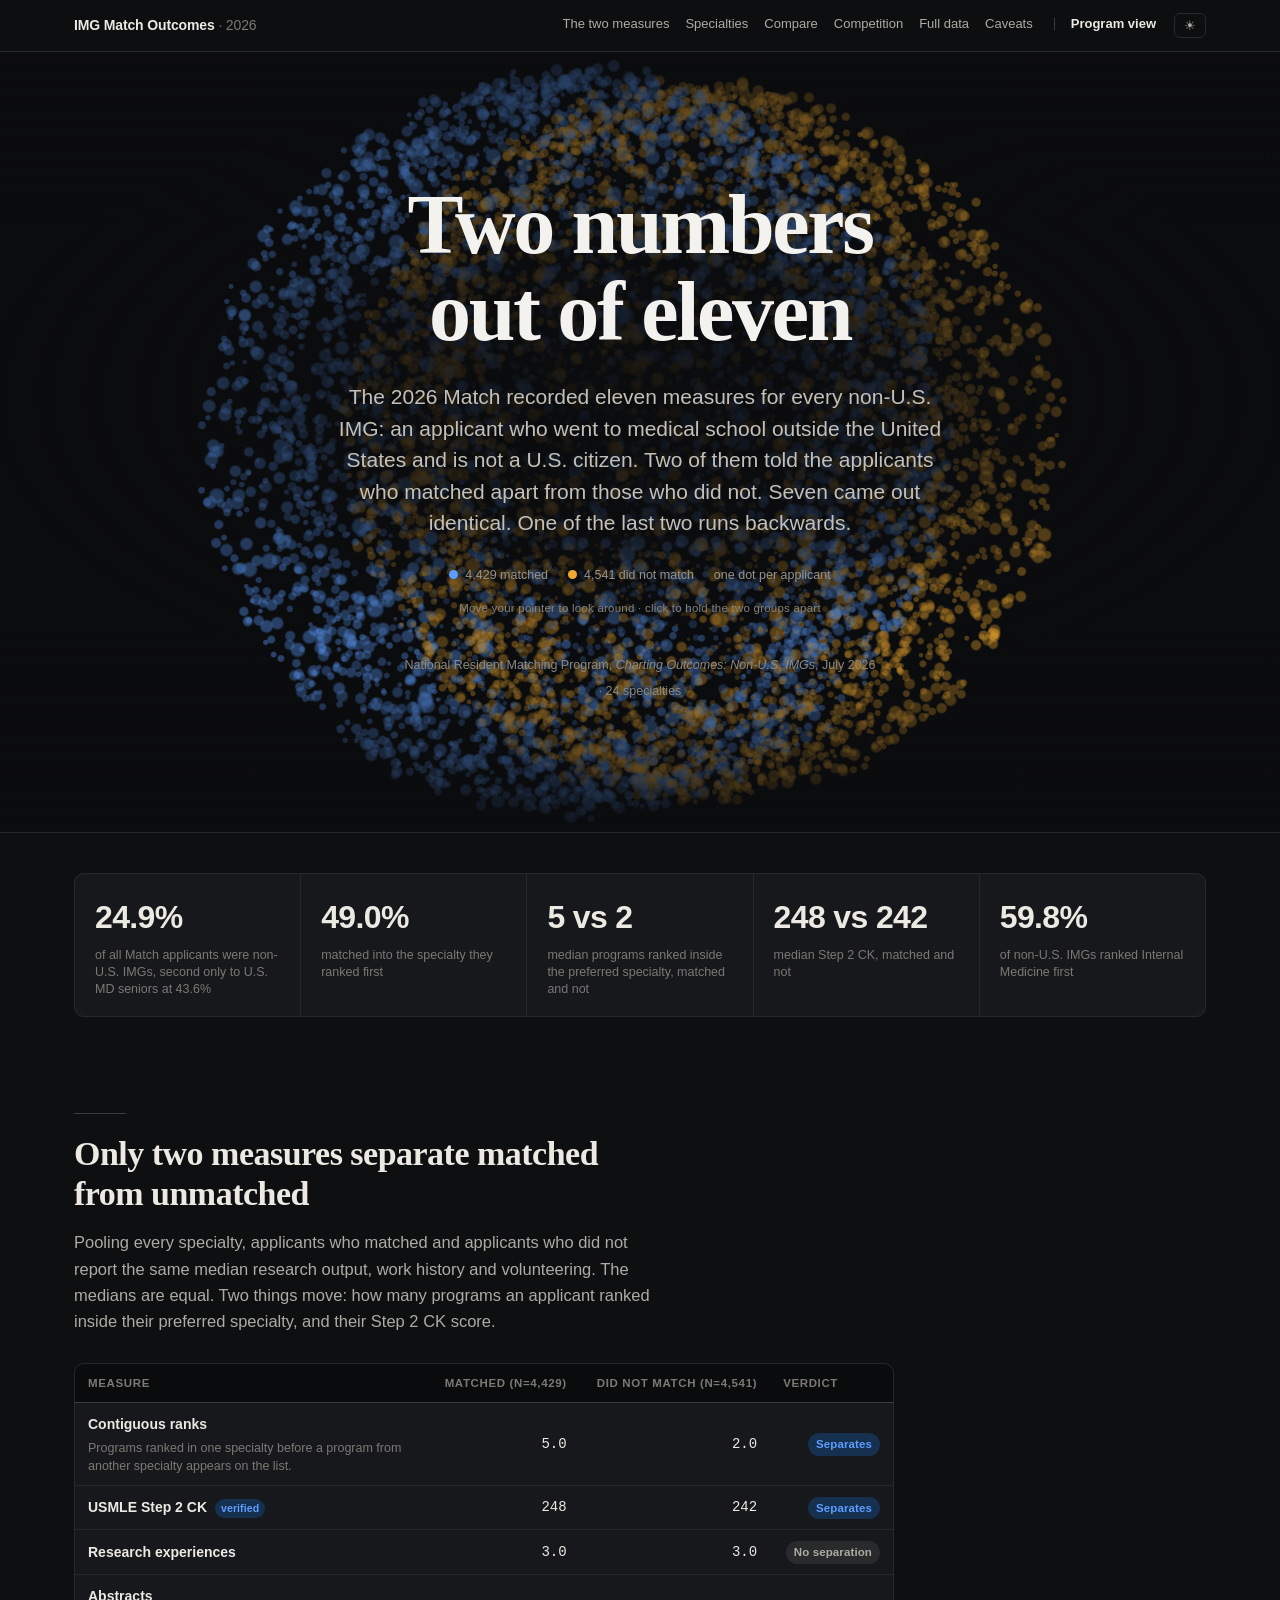
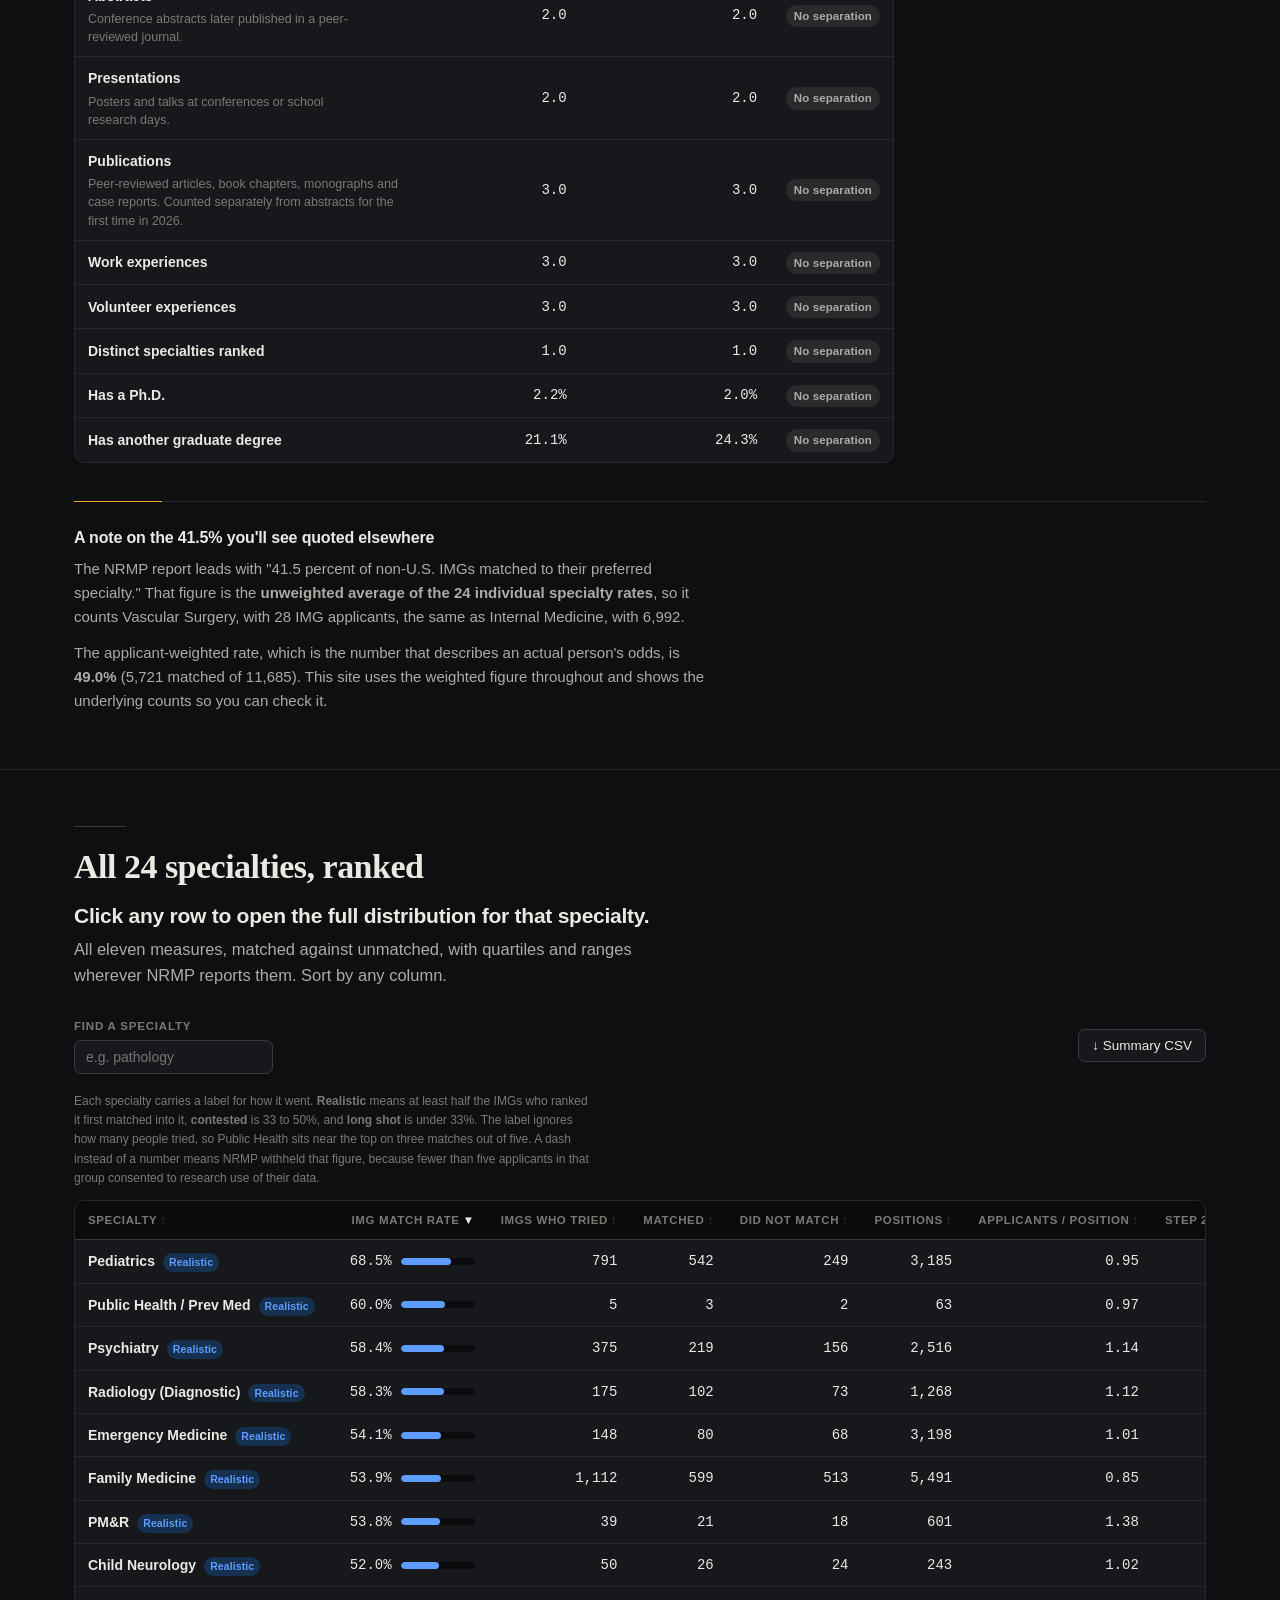
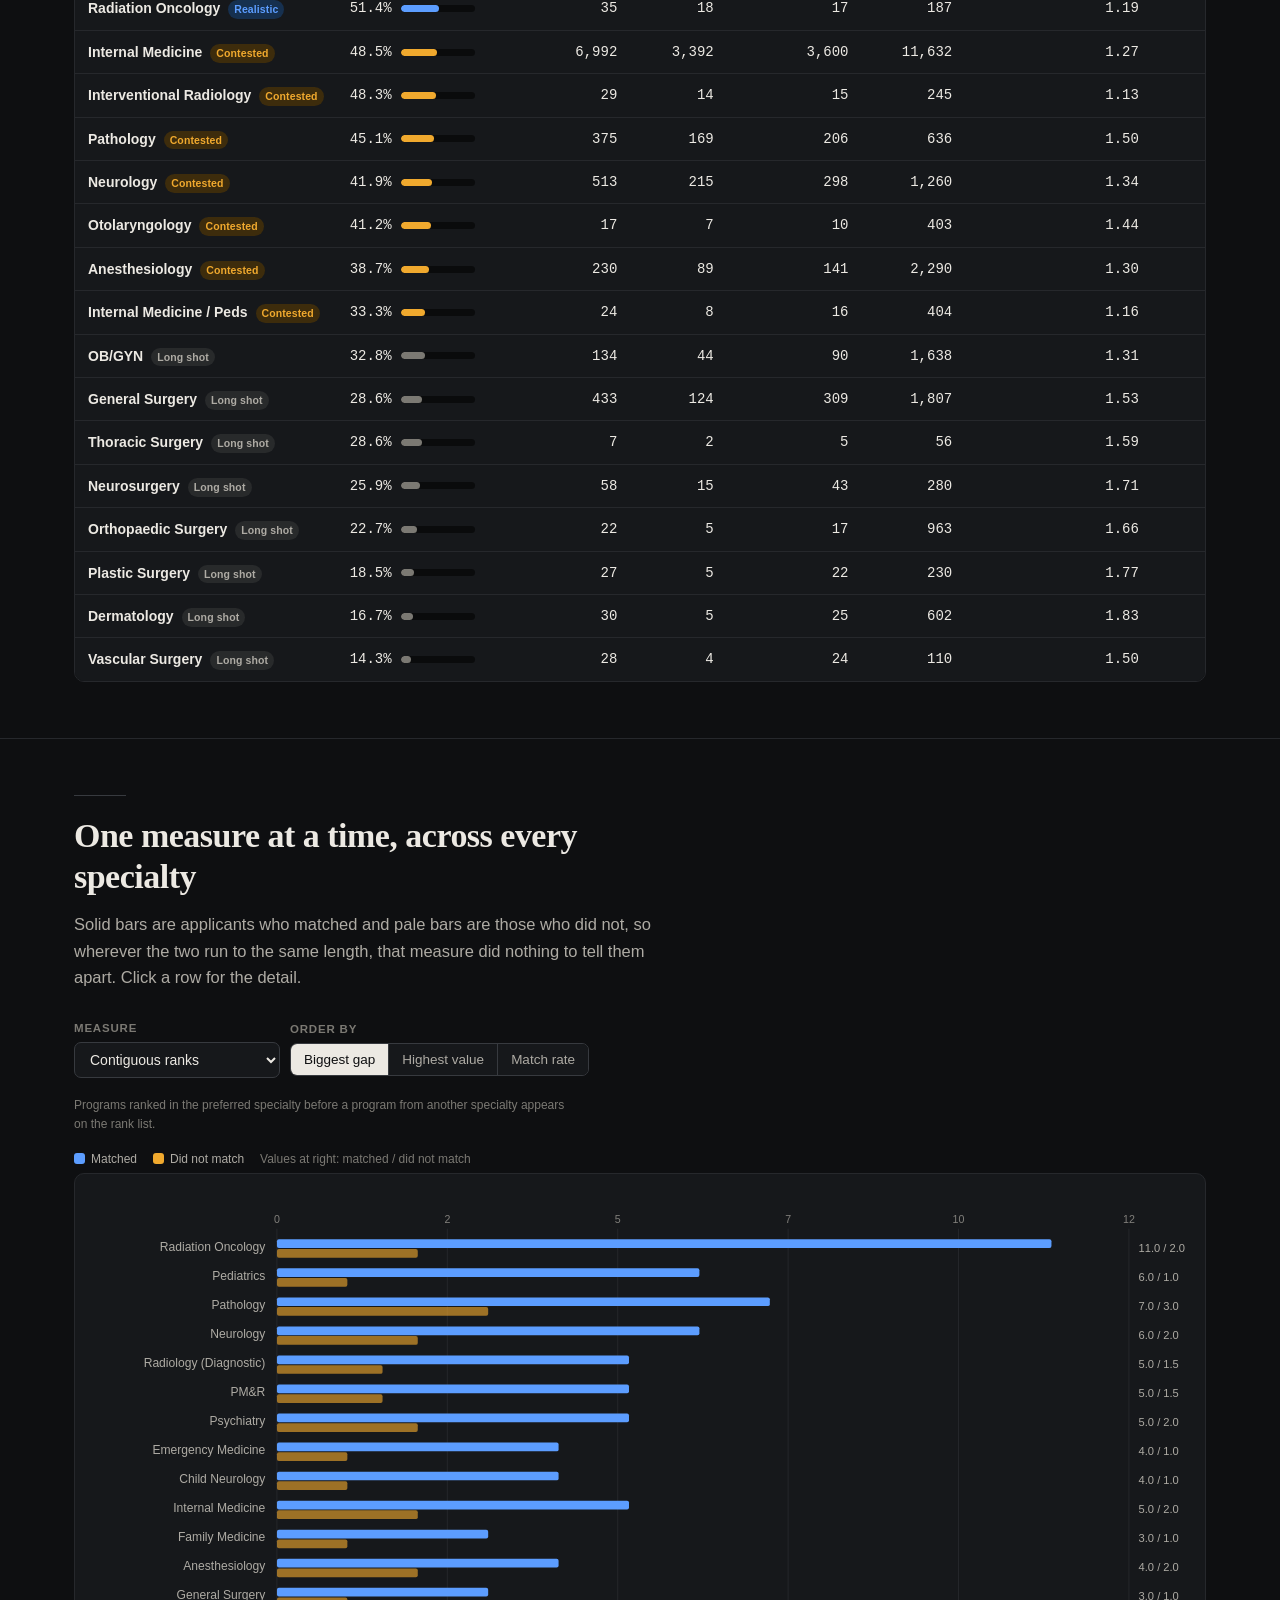
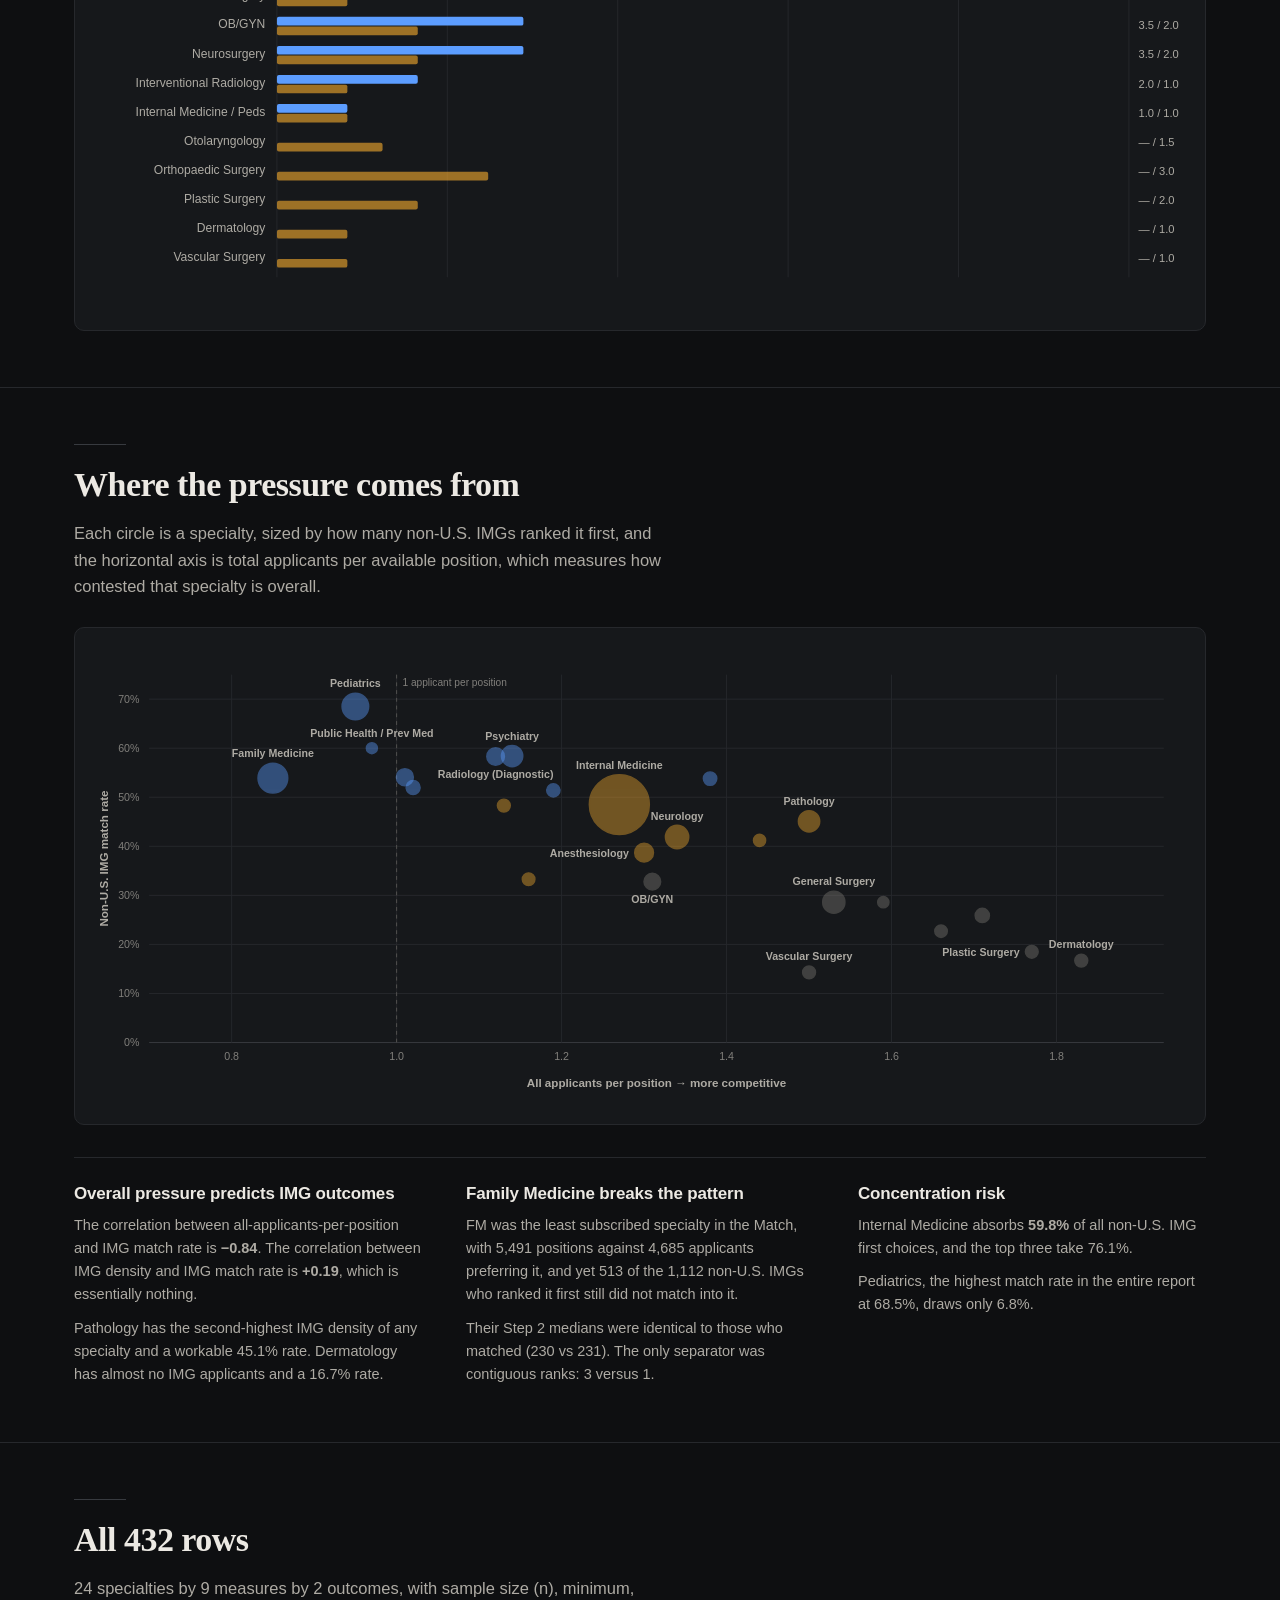
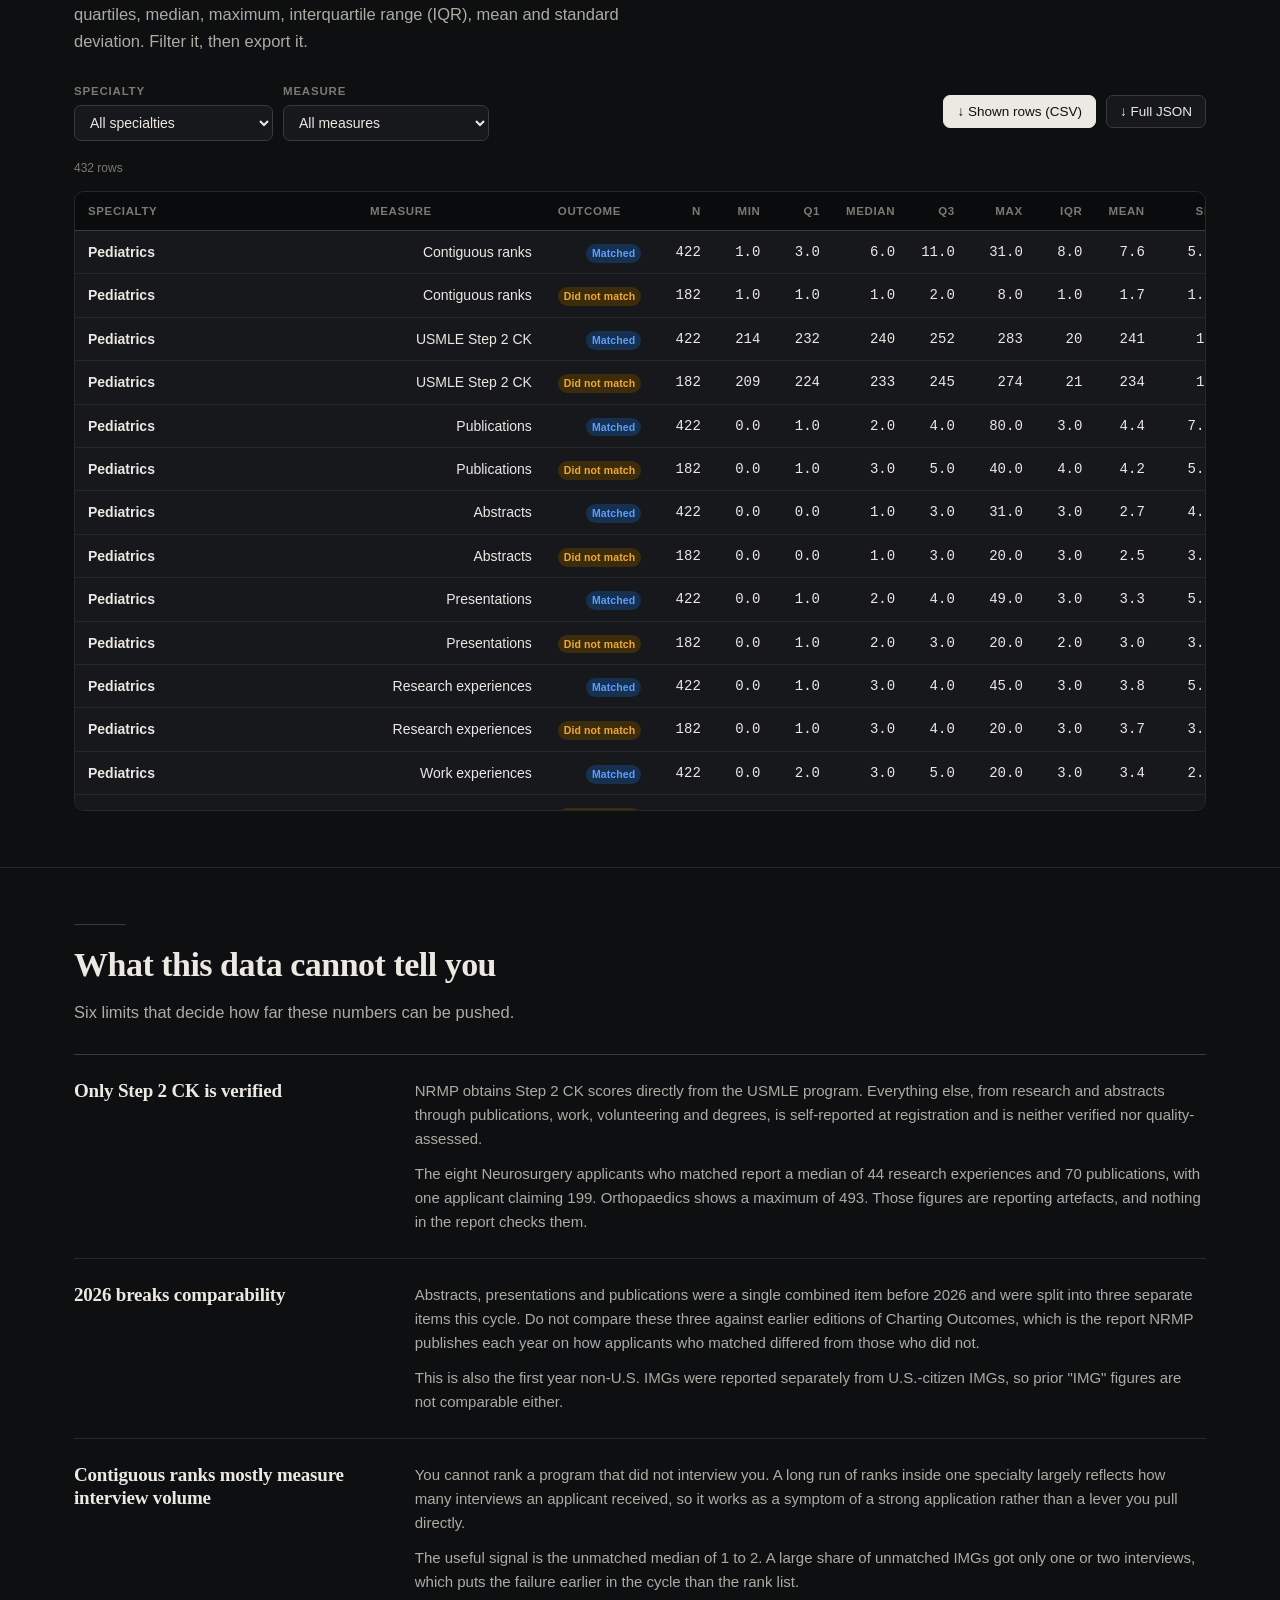
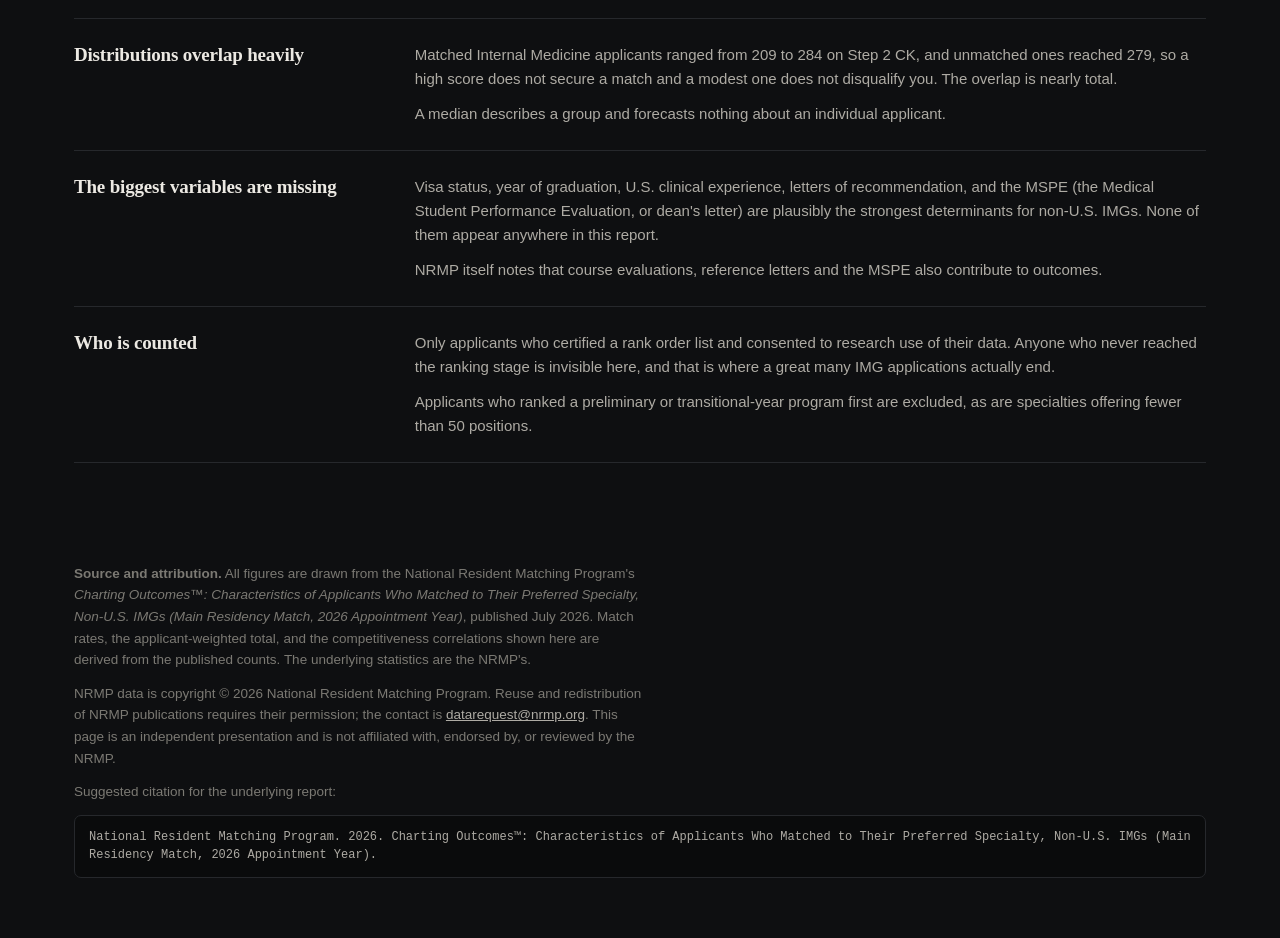
<file: index.html>
<!doctype html>
<html lang="en">
<head>
<meta charset="utf-8">
<meta name="viewport" content="width=device-width,initial-scale=1">
<title>Non-U.S. IMG Match Outcomes 2026 — Interactive Explorer</title>
<meta name="description" content="An interactive, exportable explorer of NRMP Charting Outcomes data for non-U.S. citizen international medical graduates in the 2026 Main Residency Match.">

<meta property="og:title" content="Two numbers out of eleven">
<meta property="og:description" content="Every non-U.S. IMG in the 2026 Match, by preferred specialty. Two measures separated those who matched from those who did not.">
<meta property="og:type" content="website">
<meta property="og:url" content="https://match.saieesh.dev/">
<meta property="og:image" content="https://match.saieesh.dev/og-image.png">
<meta property="og:image:width" content="1200">
<meta property="og:image:height" content="630">
<meta property="og:image:alt" content="The site's title card. A field of 8,970 dots, one per consented applicant, pulled into two masses: 4,429 blue for the applicants who matched and 4,541 amber for those who did not. The headline reads, Two numbers out of eleven.">
<meta name="twitter:card" content="summary_large_image">
<meta name="twitter:title" content="Two numbers out of eleven">
<meta name="twitter:description" content="Every non-U.S. IMG in the 2026 Match, by preferred specialty. Two measures separated those who matched from those who did not.">
<meta name="twitter:image" content="https://match.saieesh.dev/og-image.png">

<link rel="icon" href="data:image/svg+xml,<svg xmlns='http://www.w3.org/2000/svg' viewBox='0 0 32 32'><rect width='32' height='32' rx='7' fill='%23111214'/><rect x='6.5' y='18' width='4.4' height='8' rx='1.2' fill='%23ece9e3'/><rect x='13.8' y='12' width='4.4' height='14' rx='1.2' fill='%235c9dff'/><rect x='21.1' y='6.5' width='4.4' height='19.5' rx='1.2' fill='%23f0a92e'/></svg>">
<style>:root{
  /* dark is the default; light is opt-in via the toggle */
  --bg:#0e0f11; --bg-elev:#16181b; --bg-sunk:#0a0b0c;
  --ink:#ece9e3; --ink-2:#aeaba4; --ink-3:#7b7973;
  --rule:#26282c; --rule-2:#373a3f;
  --matched:#5c9dff; --matched-soft:#16304f;
  --unmatched:#f0a92e; --unmatched-soft:#3d2c0c;
  --accent:#ece9e3;
  /* The hero is its own surface: a WebGL field behind text, so it needs a
     background, a scrim and text colours that flip with the theme rather than
     staying near-black over a cream page. --hero-scrim is raw RGB channels
     because it feeds rgba() inside the gradients. */
  --hero-bg:#0b0c0e; --hero-scrim:11,12,14; --hero-rule:#24262a;
  /* veil stops are per-theme: on cream the dots read as ink, so the middle band
     cannot be fully transparent the way it can be over near-black */
  --veil-1:.93; --veil-2:.78; --veil-3:.28;
  --veil-top:.75; --veil-mid:0; --veil-bot:.9;
  --veil-m1:.96; --veil-m2:.9; --veil-m3:.5;
  --veil-mtop:.82; --veil-mmid:.12; --veil-mbot:.95;
  --hero-h1:#f4f2ee; --hero-sub:#c3c0b9; --hero-meta:#8b8982;
  --hero-key:#96938c; --hero-hint:#85837c;
  --mono:ui-monospace,SFMono-Regular,"SF Mono",Menlo,Consolas,monospace;
  --sans:-apple-system,BlinkMacSystemFont,"Segoe UI",Inter,Roboto,Helvetica,Arial,sans-serif;
  --serif:"Iowan Old Style","Palatino Linotype",Palatino,Georgia,serif;
  --maxw:1180px;
}
:root[data-theme="light"]{
  --bg:#faf9f6; --bg-elev:#ffffff; --bg-sunk:#f1efea;
  --ink:#17181b; --ink-2:#4c4e56; --ink-3:#797b83;
  --rule:#e4e2db; --rule-2:#cfccc3;
  --matched:#1f6feb; --matched-soft:#dbeafe;
  --unmatched:#b45309; --unmatched-soft:#fef3c7;
  --accent:#17181b;
  --hero-bg:#f2f0ea; --hero-scrim:242,240,234; --hero-rule:#dedbd4;
  --veil-1:.93; --veil-2:.76; --veil-3:.24;
  --veil-top:.78; --veil-mid:.14; --veil-bot:.92;
  --veil-m1:.96; --veil-m2:.9; --veil-m3:.48;
  --veil-mtop:.84; --veil-mmid:.22; --veil-mbot:.95;
  --hero-h1:#14151a; --hero-sub:#3b3d44; --hero-meta:#5b5d65;
  --hero-key:#5b5d65; --hero-hint:#5b5d65;
}
*{box-sizing:border-box}
body{background:var(--bg);color:var(--ink);font-family:var(--sans);
  font-size:16px;line-height:1.6;-webkit-font-smoothing:antialiased;margin:0;
  overflow-x:hidden}
.wrap{max-width:var(--maxw);margin:0 auto;padding:0 24px}
@media(max-width:640px){.wrap{padding:0 16px}}

a{color:var(--matched)}
h1,h2,h3,h4{line-height:1.2;margin:0}
.num{font-variant-numeric:tabular-nums;font-family:var(--mono)}

/* ---------- top bar ---------- */
.topbar{position:sticky;top:0;z-index:50;background:color-mix(in srgb,var(--bg) 88%,transparent);
  backdrop-filter:blur(12px);border-bottom:1px solid var(--rule)}
.topbar-in{max-width:var(--maxw);margin:0 auto;padding:10px 24px;display:flex;gap:18px;align-items:center}
.brand{font-weight:700;font-size:14px;letter-spacing:-.01em;white-space:nowrap}
.brand span{color:var(--ink-3);font-weight:500}
.navlinks{display:flex;gap:16px;margin-left:auto;overflow-x:auto;scrollbar-width:none}
.navlinks::-webkit-scrollbar{display:none}
.navlinks a{color:var(--ink-2);text-decoration:none;font-size:13px;white-space:nowrap;padding:4px 0;border-bottom:2px solid transparent}
.navlinks a:hover{color:var(--ink);border-bottom-color:var(--rule-2)}
/* leaves the page rather than jumping within it, so it is weighted and ruled off
   from the six in-page anchors instead of sitting flush among them */
.navlinks a.tab{color:var(--ink);font-weight:600;margin-left:5px;padding-left:17px;position:relative}
.navlinks a.tab::before{content:"";position:absolute;left:0;top:50%;transform:translateY(-50%);
  width:1px;height:13px;background:var(--rule-2)}
.themebtn{background:none;border:1px solid var(--rule);color:var(--ink-2);border-radius:6px;
  padding:5px 9px;cursor:pointer;font-size:13px;line-height:1;flex-shrink:0}
.themebtn:hover{border-color:var(--rule-2);color:var(--ink)}
/* Below 820 the links drop to their own full-width row and scroll sideways
   rather than disappearing; the six sections are the only way around the page.
   The mask fades the right edge so there is a visible hint of more. */
@media(max-width:820px){
  .topbar-in{flex-wrap:wrap;gap:9px 14px;padding:9px 16px}
  .brand{margin-right:auto}
  .navlinks{order:3;width:100%;margin-left:0;gap:20px;padding-bottom:1px;
    mask-image:linear-gradient(to right,#000 90%,transparent);
    -webkit-mask-image:linear-gradient(to right,#000 90%,transparent)}
}

/* ---------- hero ---------- */
header.hero{position:relative;isolation:isolate;background:var(--hero-bg);overflow:hidden;
  border-bottom:1px solid var(--hero-rule)}
#heroCanvas{position:absolute;inset:0;width:100%;height:100%;display:block;z-index:0;
  opacity:0;transition:opacity 1.5s ease}
#heroCanvas.ready{opacity:1}
/* keeps the headline legible wherever the field happens to be bright */
header.hero::after{content:"";position:absolute;inset:0;z-index:1;pointer-events:none;
  background:radial-gradient(ellipse 58% 46% at 50% 44%,rgba(var(--hero-scrim),var(--veil-1)) 0%,rgba(var(--hero-scrim),var(--veil-2)) 38%,rgba(var(--hero-scrim),var(--veil-3)) 66%,rgba(var(--hero-scrim),0) 88%),
    linear-gradient(to bottom,rgba(var(--hero-scrim),var(--veil-top)) 0%,rgba(var(--hero-scrim),var(--veil-mid)) 22%,rgba(var(--hero-scrim),var(--veil-mid)) 74%,rgba(var(--hero-scrim),var(--veil-bot)) 100%)}
.hero-inner{position:relative;z-index:2;max-width:var(--maxw);margin:0 auto;padding:0 24px;
  min-height:min(90vh,780px);display:flex;flex-direction:column;align-items:center;
  justify-content:center;text-align:center;pointer-events:none}
.hero-inner a,.hero-inner button{pointer-events:auto}
h1{font-family:var(--serif);font-size:clamp(40px,7.4vw,84px);letter-spacing:-.028em;
  font-weight:600;color:var(--hero-h1);max-width:14ch;line-height:1.03}
.hero-sub{font-size:clamp(17px,2.1vw,21px);color:var(--hero-sub);max-width:52ch;margin:26px 0 0;line-height:1.5}
.hero-meta{margin-top:38px;font-size:12.5px;color:var(--hero-meta);display:flex;flex-wrap:wrap;
  gap:6px 16px;justify-content:center;max-width:70ch}
.hero-key{margin-top:26px;display:flex;gap:20px;justify-content:center;flex-wrap:wrap;
  font-size:12.5px;color:var(--hero-key)}
.hero-key i{display:inline-block;width:9px;height:9px;border-radius:50%;margin-right:7px;vertical-align:0}
.hero-key i.k-m{background:var(--matched)}
.hero-key i.k-n{background:var(--unmatched)}
/* both sit over the particle field, so they are measured against the hero's own
   surface in whichever theme is active, not against a mid-grey */
.hero-hint{margin-top:14px;font-size:11.5px;color:var(--hero-hint);letter-spacing:.02em}
/* a touch device has no pointer to move, so it gets the gesture it can perform */
.hint-coarse{display:none}
@media(pointer:coarse){.hint-fine{display:none}.hint-coarse{display:inline}}
@media(max-width:640px){
  .hero-inner{min-height:min(84vh,640px);padding:0 18px}
  /* the field fills far more of a narrow frame, so the scrim has to reach
     further out and hold more of its density under the text */
  header.hero::after{background:
    radial-gradient(ellipse 82% 54% at 50% 45%,rgba(var(--hero-scrim),var(--veil-m1)) 0%,rgba(var(--hero-scrim),var(--veil-m2)) 44%,rgba(var(--hero-scrim),var(--veil-m3)) 74%,rgba(var(--hero-scrim),0) 94%),
    linear-gradient(to bottom,rgba(var(--hero-scrim),var(--veil-mtop)) 0%,rgba(var(--hero-scrim),var(--veil-mmid)) 18%,rgba(var(--hero-scrim),var(--veil-mmid)) 70%,rgba(var(--hero-scrim),var(--veil-mbot)) 100%)}
}
@media(prefers-reduced-motion:reduce){#heroCanvas{transition:none}}

/* ---------- stat band ---------- */
.statband{display:grid;grid-template-columns:repeat(auto-fit,minmax(158px,1fr));
  gap:1px;background:var(--rule);border:1px solid var(--rule);border-radius:10px;overflow:hidden;margin:40px 0}
.stat{background:var(--bg-elev);padding:18px 20px}
.stat .k{font-size:clamp(24px,3.2vw,32px);font-weight:650;letter-spacing:-.02em;font-variant-numeric:tabular-nums}
.stat .l{font-size:12.5px;color:var(--ink-3);margin-top:4px;line-height:1.35}

/* ---------- sections ---------- */
section{padding:56px 0;border-bottom:1px solid var(--rule)}
section:last-of-type{border-bottom:0}
.shead{max-width:66ch;margin-bottom:28px}
.shead::before{content:"";display:block;width:52px;height:1px;background:var(--rule-2);margin-bottom:20px}
h2{font-family:var(--serif);font-size:clamp(25px,3.4vw,34px);letter-spacing:-.015em;font-weight:600}
.shead p{color:var(--ink-2);margin:14px 0 0;font-size:16.5px}
/* the row-opening affordance is the whole point of the table below it and was
   buried mid-sentence; it now leads the paragraph on its own line */
.shead p .cue{display:block;font-size:21px;font-weight:650;color:var(--ink);
  letter-spacing:-.012em;line-height:1.3;margin-bottom:7px}
@media(max-width:640px){.shead p .cue{font-size:19px}}
h3{font-size:17px;font-weight:650;letter-spacing:-.01em}

/* findings: hanging headings, no boxes — breaks the uniform-card rhythm */
.findings{display:grid;grid-template-columns:repeat(auto-fit,minmax(290px,1fr));gap:34px 44px;margin-top:32px;
  padding-top:26px;border-top:1px solid var(--rule)}
.findings h3{margin-bottom:9px}
.findings p{margin:0;color:var(--ink-2);font-size:14.5px}
.findings p+p{margin-top:10px}

/* caveats: a reference list, not a card deck */
.caveatlist{margin-top:8px;border-top:1px solid var(--rule-2)}
.caveatlist>div{display:grid;grid-template-columns:minmax(190px,.9fr) 2.4fr;gap:10px 44px;
  padding:24px 0;border-bottom:1px solid var(--rule);align-items:start}
.caveatlist h3{font-family:var(--serif);font-size:19px;font-weight:600;letter-spacing:-.01em;padding-top:1px}
.caveatlist p{margin:0;color:var(--ink-2);font-size:15px}
.caveatlist p+p{margin-top:11px}
@media(max-width:720px){.caveatlist>div{grid-template-columns:1fr;gap:8px}}

/* An aside, set in the page's own grammar: a hairline and space, with a short
   accent segment on the rule. The rest of the page never uses filled cards. */
.callout{position:relative;margin:38px 0 0;padding:26px 0 0;border-top:1px solid var(--rule)}
.callout::before{content:"";position:absolute;top:-1px;left:0;width:88px;height:1px;
  background:var(--unmatched)}
.callout h3{margin-bottom:10px;font-size:16px;color:var(--ink)}
.callout p{margin:0;color:var(--ink-2);font-size:15px;max-width:76ch}
.callout p+p{margin-top:12px}

/* ---------- controls ---------- */
.controls{display:flex;flex-wrap:wrap;gap:10px;align-items:center;margin-bottom:18px}
.field{display:flex;flex-direction:column;gap:5px}
.field label{font-size:11.5px;text-transform:uppercase;letter-spacing:.07em;color:var(--ink-3);font-weight:600}
select,input[type=search]{background:var(--bg-elev);border:1px solid var(--rule-2);color:var(--ink);
  border-radius:7px;padding:8px 11px;font-size:14px;font-family:inherit;min-width:170px}
/* One focus treatment for everything reachable by keyboard. :focus-visible so a
   mouse click does not leave a ring behind, and the table row gets an inset
   outline because an outset one is clipped by the scroll container. */
a:focus-visible,button:focus-visible,select:focus-visible,input:focus-visible,
th.sortable:focus-visible{outline:2px solid var(--matched);outline-offset:2px;border-radius:3px}
tbody tr.clickable:focus-visible{outline:2px solid var(--matched);outline-offset:-2px}
tbody tr.clickable:focus-visible td:first-child{background:var(--matched-soft)}
.btn{background:var(--bg-elev);border:1px solid var(--rule-2);color:var(--ink);border-radius:7px;
  padding:8px 13px;font-size:13.5px;cursor:pointer;font-family:inherit;white-space:nowrap}
.btn:hover{border-color:var(--ink-3)}
.btn.primary{background:var(--ink);color:var(--bg);border-color:var(--ink)}
.btn.primary:hover{opacity:.86}
.seg{display:inline-flex;border:1px solid var(--rule-2);border-radius:7px;overflow:hidden}
.seg button{background:var(--bg-elev);border:0;border-right:1px solid var(--rule-2);color:var(--ink-2);
  padding:8px 13px;font-size:13.5px;cursor:pointer;font-family:inherit}
.seg button:last-child{border-right:0}
.seg button[aria-pressed=true]{background:var(--ink);color:var(--bg)}
.spacer{margin-left:auto}
@media(max-width:640px){.spacer{margin-left:0;width:100%}}
/* touch needs a 44px target; a mouse does not, so this only applies to coarse
   pointers rather than inflating every control at narrow widths */
@media(pointer:coarse){
  .themebtn{min-width:44px;min-height:44px;padding:5px 9px}
  .btn,.seg button{min-height:44px;padding:12px 15px}
  .navlinks a{padding:11px 0}
  select,input[type=search]{min-height:44px}
}

/* ---------- tables ---------- */
.tablescroll{overflow-x:auto;border:1px solid var(--rule);border-radius:10px;background:var(--bg-elev)}
table{border-collapse:collapse;width:100%;font-size:14px}
th,td{text-align:right;padding:10px 13px;border-bottom:1px solid var(--rule);white-space:nowrap}
th:first-child,td:first-child{text-align:left;position:sticky;left:0;background:var(--bg-elev)}
thead th{background:var(--bg-sunk);font-size:11.5px;text-transform:uppercase;letter-spacing:.055em;
  color:var(--ink-3);font-weight:650;position:sticky;top:0;z-index:2;border-bottom:1px solid var(--rule-2)}
thead th:first-child{z-index:3;background:var(--bg-sunk)}
th.sortable{cursor:pointer;user-select:none}
th.sortable:hover{color:var(--ink)}
th .arrow{opacity:.35;margin-left:3px}
/* every sortable column now carries aria-sort, so only a real direction lights up */
th[aria-sort]:not([aria-sort=none]) .arrow{opacity:1;color:var(--ink)}
tbody tr:last-child td{border-bottom:0}
tbody tr.clickable{cursor:pointer}
tbody tr.clickable:hover td{background:var(--bg-sunk)}
tbody tr.clickable:hover td:first-child{background:var(--bg-sunk)}
tbody tr.open td{background:var(--matched-soft)}
tbody tr.open td:first-child{background:var(--matched-soft)}
td.name{font-weight:550}
.sub{color:var(--ink-3);font-size:12px;font-weight:400}
/* plain-language line under a measure name whose label is not self-explanatory */
.gloss{display:block;margin-top:3px;max-width:46ch;color:var(--ink-3);font-size:12.5px;
  font-weight:400;line-height:1.45;text-wrap:pretty}

.ratebar{display:flex;align-items:center;gap:9px;justify-content:flex-end}
.ratebar .track{width:74px;height:7px;border-radius:4px;background:var(--bg-sunk);overflow:hidden;flex-shrink:0}
.ratebar .fill{height:100%;border-radius:4px;background:var(--matched)}

.pill{display:inline-block;padding:2px 8px;border-radius:99px;font-size:11.5px;font-weight:600;letter-spacing:.01em}
.pill.viable{background:var(--matched-soft);color:var(--matched)}
.pill.contested{background:var(--unmatched-soft);color:var(--unmatched)}
.pill.closed{background:color-mix(in srgb,var(--ink-3) 18%,transparent);color:var(--ink-2)}
.pill.tiny{font-size:10.5px;padding:1px 6px}

/* ---------- detail drawer ---------- */
tr.detailrow>td{padding:0;border-bottom:1px solid var(--rule-2);background:var(--bg-sunk) !important;white-space:normal}
.detail{padding:24px 22px}
.detail-hd{display:flex;flex-wrap:wrap;gap:14px 26px;align-items:baseline;margin-bottom:6px}
.detail-hd h3{font-family:var(--serif);font-size:22px;font-weight:600}
.detail-note{color:var(--ink-2);font-size:14.5px;max-width:78ch;margin:6px 0 20px}
.metricgrid{display:grid;grid-template-columns:repeat(auto-fill,minmax(340px,1fr));gap:14px}
.mcard{background:var(--bg-elev);border:1px solid var(--rule);border-radius:9px;padding:14px 16px}
.mcard-hd{display:flex;justify-content:space-between;align-items:baseline;gap:10px;margin-bottom:2px}
.mcard-hd .t{font-size:13.5px;font-weight:650}
.mcard-hd .d{font-size:12px;font-variant-numeric:tabular-nums;font-weight:600}
.d.up{color:var(--matched)} .d.flat{color:var(--ink-3)} .d.down{color:var(--unmatched)}
.mcard .why{font-size:12px;color:var(--ink-3);margin:0 0 10px}
.legend{display:flex;gap:16px;font-size:12px;color:var(--ink-2);margin:16px 0 4px;flex-wrap:wrap}
.legend i{display:inline-block;width:11px;height:11px;border-radius:3px;margin-right:6px;vertical-align:-1px}
.sw-m{background:var(--matched)} .sw-n{background:var(--unmatched)}
.suppressed{font-size:12.5px;color:var(--ink-3);font-style:italic;padding:8px 0}

/* ---------- charts ---------- */
.chartbox{border:1px solid var(--rule);border-radius:10px;background:var(--bg-elev);padding:18px;overflow-x:auto}
svg{display:block;max-width:100%}
svg text{font-family:var(--sans);fill:var(--ink-2)}
.axisline{stroke:var(--rule-2);stroke-width:1}
.gridline{stroke:var(--rule);stroke-width:1}
.dot{cursor:pointer}
.tip{position:fixed;pointer-events:none;background:var(--ink);color:var(--bg);padding:8px 11px;
  border-radius:7px;font-size:12.5px;line-height:1.45;z-index:100;opacity:0;transition:opacity .1s;max-width:250px}
.tip.on{opacity:1}
.tip b{color:var(--bg)}

/* ---------- notes ---------- */
.notegrid{display:grid;grid-template-columns:repeat(auto-fit,minmax(280px,1fr));gap:16px;margin-top:22px}
.note{background:var(--bg-elev);border:1px solid var(--rule);border-radius:9px;padding:18px 20px}
.note h3{margin-bottom:8px;font-size:15px}
.note p{margin:0;color:var(--ink-2);font-size:14px}
.note p+p{margin-top:9px}

footer{padding:44px 0 60px;color:var(--ink-3);font-size:13.5px}
footer p{margin:0 0 12px;max-width:76ch}
footer a{color:var(--ink-2)}
.cite{font-family:var(--mono);font-size:12px;background:var(--bg-sunk);border:1px solid var(--rule);
  border-radius:7px;padding:12px 14px;margin-top:8px;white-space:pre-wrap;color:var(--ink-2);line-height:1.55}
.vis-hidden{position:absolute;width:1px;height:1px;overflow:hidden;clip:rect(0 0 0 0);white-space:nowrap}
</style>
</head>
<body>

<div class="topbar">
  <div class="topbar-in">
    <div class="brand">IMG Match Outcomes <span>· 2026</span></div>
    <nav class="navlinks">
      <a href="#levers">The two measures</a>
      <a href="#explorer">Specialties</a>
      <a href="#compare">Compare</a>
      <a href="#competition">Competition</a>
      <a href="#data">Full data</a>
      <a href="#caveats">Caveats</a>
      <a href="program-view.html" class="tab">Program view</a>
    </nav>
    <button class="themebtn" id="themeBtn" aria-label="Switch to light theme">☾</button>
  </div>
</div>

<header class="hero">
  <canvas id="heroCanvas" aria-hidden="true"></canvas>
  <div class="hero-inner">
    <h1>Two numbers out of eleven</h1>
    <p class="hero-sub">
      The 2026 Match recorded eleven measures for every non-U.S. IMG: an applicant who went to medical
      school outside the United States and is not a U.S. citizen. Two of them told the applicants who
      matched apart from those who did not. Seven came out identical. One of the last two runs
      backwards.
    </p>
    <div class="hero-key">
      <span><i class="k-m"></i>4,429 matched</span>
      <span><i class="k-n"></i>4,541 did not match</span>
      <span>one dot per applicant</span>
    </div>
    <div class="hero-hint" aria-hidden="true"><span class="hint-fine">Move your pointer to look around ·
      click to hold the two groups apart</span><span class="hint-coarse">Drag to look around · tap to hold
      the two groups apart</span></div>
    <div class="hero-meta">
      <span>National Resident Matching Program, <em>Charting Outcomes: Non-U.S. IMGs</em>, July 2026</span>
      <span>· 24 specialties</span>
    </div>
  </div>
</header>

<div class="wrap">
  <div class="statband">
    <div class="stat"><div class="k">24.9%</div><div class="l">of all Match applicants were non-U.S. IMGs, second only to U.S. MD seniors at 43.6%</div></div>
    <div class="stat"><div class="k">49.0%</div><div class="l">matched into the specialty they ranked first</div></div>
    <div class="stat"><div class="k">5 vs 2</div><div class="l">median programs ranked inside the preferred specialty, matched and not</div></div>
    <div class="stat"><div class="k">248 vs 242</div><div class="l">median Step 2 CK, matched and not</div></div>
    <div class="stat"><div class="k">59.8%</div><div class="l">of non-U.S. IMGs ranked Internal Medicine first</div></div>
  </div>
</div>

<main>

<!-- ============ 1. THE TWO LEVERS ============ -->
<section id="levers">
  <div class="wrap">
    <div class="shead">
      <h2>Only two measures separate matched from unmatched</h2>
      <p>
        Pooling every specialty, applicants who matched and applicants who did not report the same median
        research output, work history and volunteering. The medians are equal. Two things move: how many
        programs an applicant ranked inside their preferred specialty, and their Step 2 CK score.
      </p>
    </div>

    <div class="tablescroll" style="max-width:820px">
      <table>
        <caption class="vis-hidden">Median values for matched and unmatched non-U.S. IMGs across all specialties</caption>
        <thead><tr>
          <th>Measure</th><th>Matched (n=4,429)</th><th>Did not match (n=4,541)</th><th style="text-align:left">Verdict</th>
        </tr></thead>
        <tbody id="aggBody"></tbody>
      </table>
    </div>

    <div class="callout">
      <h3>A note on the 41.5% you'll see quoted elsewhere</h3>
      <p>
        The NRMP report leads with "41.5 percent of non-U.S. IMGs matched to their preferred specialty."
        That figure is the <strong>unweighted average of the 24 individual specialty rates</strong>, so it
        counts Vascular Surgery, with 28 IMG applicants, the same as Internal Medicine, with 6,992.
      </p>
      <p>
        The applicant-weighted rate, which is the number that describes an actual person's odds, is
        <strong>49.0%</strong> (5,721 matched of 11,685). This site uses the weighted figure throughout and
        shows the underlying counts so you can check it.
      </p>
    </div>
  </div>
</section>

<!-- ============ 2. SPECIALTY EXPLORER ============ -->
<section id="explorer">
  <div class="wrap">
    <div class="shead">
      <h2>All 24 specialties, ranked</h2>
      <p>
        <strong class="cue">Click any row to open the full distribution for that specialty.</strong>
        All eleven measures, matched against unmatched, with quartiles and ranges wherever NRMP
        reports them. Sort by any column.
      </p>
    </div>

    <div class="controls">
      <div class="field">
        <label for="specSearch">Find a specialty</label>
        <input type="search" id="specSearch" placeholder="e.g. pathology" autocomplete="off">
      </div>
      <div class="spacer"></div>
      <button class="btn" id="dlSummary" aria-label="Download a summary CSV, one row per specialty">↓ Summary CSV</button>
    </div>

    <p class="sub" style="margin:0 0 12px;max-width:78ch">
      Each specialty carries a label for how it went. <strong>Realistic</strong> means at least half the IMGs
      who ranked it first matched into it, <strong>contested</strong> is 33 to 50%, and <strong>long shot</strong>
      is under 33%. The label ignores how many people tried, so Public Health sits near the top on three
      matches out of five. A dash instead of a number means NRMP withheld that figure, because fewer than five
      applicants in that group consented to research use of their data.
    </p>

    <div class="tablescroll">
      <table>
        <caption class="vis-hidden">Non-U.S. IMG match outcomes by preferred specialty. Click a row for detail.</caption>
        <thead><tr id="specHead"></tr></thead>
        <tbody id="specBody"></tbody>
      </table>
    </div>
  </div>
</section>

<!-- ============ 3. COMPARE ACROSS SPECIALTIES ============ -->
<section id="compare">
  <div class="wrap">
    <div class="shead">
      <h2>One measure at a time, across every specialty</h2>
      <p>
        Solid bars are applicants who matched and pale bars are those who did not, so wherever the two run to
        the same length, that measure did nothing to tell them apart. Click a row for the detail.
      </p>
    </div>

    <div class="controls">
      <div class="field">
        <label for="cmpMetric">Measure</label>
        <select id="cmpMetric"></select>
      </div>
      <div class="field">
        <label>Order by</label>
        <div class="seg" id="cmpSort">
          <button data-sort="gap" aria-pressed="true">Biggest gap</button>
          <button data-sort="matched" aria-pressed="false">Highest value</button>
          <button data-sort="rate" aria-pressed="false">Match rate</button>
        </div>
      </div>
    </div>
    <p class="sub" id="cmpDesc" style="margin:0 0 14px;max-width:74ch"></p>

    <div class="legend">
      <span><i class="sw-m"></i>Matched</span>
      <span><i class="sw-n"></i>Did not match</span>
      <span style="color:var(--ink-3)">Values at right: matched / did not match</span>
    </div>
    <div class="chartbox" id="cmpChart"></div>
  </div>
</section>

<!-- ============ 4. COMPETITION ============ -->
<section id="competition">
  <div class="wrap">
    <div class="shead">
      <h2>Where the pressure comes from</h2>
      <p>
        Each circle is a specialty, sized by how many non-U.S. IMGs ranked it first, and the horizontal axis
        is total applicants per available position, which measures how contested that specialty is overall.
      </p>
    </div>

    <div class="chartbox" id="scatter"></div>

    <div class="findings">
      <div>
        <h3>Overall pressure predicts IMG outcomes</h3>
        <p>The correlation between all-applicants-per-position and IMG match rate is <strong>−0.84</strong>. The correlation between IMG density and IMG match rate is <strong>+0.19</strong>, which is essentially nothing.</p>
        <p>Pathology has the second-highest IMG density of any specialty and a workable 45.1% rate. Dermatology has almost no IMG applicants and a 16.7% rate.</p>
      </div>
      <div>
        <h3>Family Medicine breaks the pattern</h3>
        <p>FM was the least subscribed specialty in the Match, with 5,491 positions against 4,685 applicants preferring it, and yet 513 of the 1,112 non-U.S. IMGs who ranked it first still did not match into it.</p>
        <p>Their Step 2 medians were identical to those who matched (230 vs 231). The only separator was contiguous ranks: 3 versus 1.</p>
      </div>
      <div>
        <h3>Concentration risk</h3>
        <p>Internal Medicine absorbs <strong>59.8%</strong> of all non-U.S. IMG first choices, and the top three take 76.1%.</p>
        <p>Pediatrics, the highest match rate in the entire report at 68.5%, draws only 6.8%.</p>
      </div>
    </div>
  </div>
</section>

<!-- ============ 5. FULL DATA ============ -->
<section id="data">
  <div class="wrap">
    <div class="shead">
      <h2>All 432 rows</h2>
      <p>
        24 specialties by 9 measures by 2 outcomes, with sample size (n), minimum, quartiles, median,
        maximum, interquartile range (IQR), mean and standard deviation. Filter it, then export it.
      </p>
    </div>

    <div class="controls">
      <div class="field">
        <label for="dbSpec">Specialty</label>
        <select id="dbSpec"><option value="all">All specialties</option></select>
      </div>
      <div class="field">
        <label for="dbMetric">Measure</label>
        <select id="dbMetric"><option value="all">All measures</option></select>
      </div>
      <div class="spacer"></div>
      <button class="btn primary" id="dlTidy" aria-label="Download the rows currently shown as CSV">↓ Shown rows (CSV)</button>
      <button class="btn" id="dlJson" aria-label="Download the complete dataset as JSON">↓ Full JSON</button>
    </div>
    <p class="sub" style="margin:0 0 12px"><span id="dbCount"></span></p>

    <div class="tablescroll" style="max-height:620px;overflow-y:auto">
      <table>
        <caption class="vis-hidden">Complete summary statistics for all specialties and measures</caption>
        <thead><tr>
          <th>Specialty</th><th style="text-align:left">Measure</th><th style="text-align:left">Outcome</th>
          <th>n</th><th>Min</th><th>Q1</th><th>Median</th><th>Q3</th><th>Max</th><th>IQR</th><th>Mean</th><th>SD</th>
        </tr></thead>
        <tbody id="dbBody"></tbody>
      </table>
    </div>
  </div>
</section>

<!-- ============ 6. CAVEATS ============ -->
<section id="caveats">
  <div class="wrap">
    <div class="shead">
      <h2>What this data cannot tell you</h2>
      <p>Six limits that decide how far these numbers can be pushed.</p>
    </div>

    <div class="caveatlist">
      <div>
        <h3>Only Step 2 CK is verified</h3>
        <div>
          <p>NRMP obtains Step 2 CK scores directly from the USMLE program. Everything else, from research and abstracts through publications, work, volunteering and degrees, is self-reported at registration and is neither verified nor quality-assessed.</p>
          <p>The eight Neurosurgery applicants who matched report a median of 44 research experiences and 70 publications, with one applicant claiming 199. Orthopaedics shows a maximum of 493. Those figures are reporting artefacts, and nothing in the report checks them.</p>
        </div>
      </div>
      <div>
        <h3>2026 breaks comparability</h3>
        <div>
          <p>Abstracts, presentations and publications were a single combined item before 2026 and were split into three separate items this cycle. Do not compare these three against earlier editions of Charting Outcomes, which is the report NRMP publishes each year on how applicants who matched differed from those who did not.</p>
          <p>This is also the first year non-U.S. IMGs were reported separately from U.S.-citizen IMGs, so prior "IMG" figures are not comparable either.</p>
        </div>
      </div>
      <div>
        <h3>Contiguous ranks mostly measure interview volume</h3>
        <div>
          <p>You cannot rank a program that did not interview you. A long run of ranks inside one specialty largely reflects how many interviews an applicant received, so it works as a symptom of a strong application rather than a lever you pull directly.</p>
          <p>The useful signal is the unmatched median of 1 to 2. A large share of unmatched IMGs got only one or two interviews, which puts the failure earlier in the cycle than the rank list.</p>
        </div>
      </div>
      <div>
        <h3>Distributions overlap heavily</h3>
        <div>
          <p>Matched Internal Medicine applicants ranged from 209 to 284 on Step 2 CK, and unmatched ones reached 279, so a high score does not secure a match and a modest one does not disqualify you. The overlap is nearly total.</p>
          <p>A median describes a group and forecasts nothing about an individual applicant.</p>
        </div>
      </div>
      <div>
        <h3>The biggest variables are missing</h3>
        <div>
          <p>Visa status, year of graduation, U.S. clinical experience, letters of recommendation, and the MSPE (the Medical Student Performance Evaluation, or dean's letter) are plausibly the strongest determinants for non-U.S. IMGs. None of them appear anywhere in this report.</p>
          <p>NRMP itself notes that course evaluations, reference letters and the MSPE also contribute to outcomes.</p>
        </div>
      </div>
      <div>
        <h3>Who is counted</h3>
        <div>
          <p>Only applicants who certified a rank order list and consented to research use of their data. Anyone who never reached the ranking stage is invisible here, and that is where a great many IMG applications actually end.</p>
          <p>Applicants who ranked a preliminary or transitional-year program first are excluded, as are specialties offering fewer than 50 positions.</p>
        </div>
      </div>
    </div>
  </div>
</section>

</main>

<footer>
  <div class="wrap">
    <p><strong>Source and attribution.</strong> All figures are drawn from the National Resident Matching Program's
    <em>Charting Outcomes™: Characteristics of Applicants Who Matched to Their Preferred Specialty, Non-U.S. IMGs
    (Main Residency Match, 2026 Appointment Year)</em>, published July 2026. Match rates, the applicant-weighted
    total, and the competitiveness correlations shown here are derived from the published counts. The underlying
    statistics are the NRMP's.</p>
    <p>NRMP data is copyright © 2026 National Resident Matching Program. Reuse and redistribution of NRMP
    publications requires their permission; the contact is <a href="mailto:datarequest@nrmp.org">datarequest@nrmp.org</a>.
    This page is an independent presentation and is not affiliated with, endorsed by, or reviewed by the NRMP.</p>
    <p>Suggested citation for the underlying report:</p>
    <div class="cite">National Resident Matching Program. 2026. Charting Outcomes™: Characteristics of Applicants Who Matched to Their Preferred Specialty, Non-U.S. IMGs (Main Residency Match, 2026 Appointment Year).</div>
  </div>
</footer>

<script src="three.min.js"></script>
<script>/* ============================================================
   Hero particle field.

   One particle per consented applicant in the report: 4,429 who
   matched and 4,541 who did not. The field breathes between a single
   mixed cloud and two separated masses, which is the argument the
   page goes on to make in numbers.
   ============================================================ */
(function () {
  "use strict";

  var canvas = document.getElementById("heroCanvas");
  if (!canvas || typeof THREE === "undefined") return;

  var N_MATCHED = 4429, N_UNMATCHED = 4541, N = N_MATCHED + N_UNMATCHED;

  /* Cohort colours come from the theme rather than being baked in, so the field
     flips with the page. Light needs more opacity: the same alpha that reads as
     a dot on near-black washes out to nothing on cream. */
  function isLight() {
    return document.documentElement.getAttribute("data-theme") === "light";
  }
  function cohortColors() {
    var cs = getComputedStyle(document.documentElement);
    var m = (cs.getPropertyValue("--matched") || "").trim() || "#5c9dff";
    var u = (cs.getPropertyValue("--unmatched") || "").trim() || "#f0a92e";
    return [new THREE.Color(m), new THREE.Color(u)];
  }

  var reduceMotion = window.matchMedia("(prefers-reduced-motion: reduce)").matches;

  var renderer;
  try {
    renderer = new THREE.WebGLRenderer({ canvas: canvas, antialias: false, alpha: true });
  } catch (e) {
    canvas.style.display = "none";      /* no WebGL: the hero still reads fine */
    return;
  }
  renderer.setClearColor(0x000000, 0);

  var scene = new THREE.Scene();
  var camera = new THREE.PerspectiveCamera(52, 1, 0.1, 100);
  camera.position.z = 17.5;

  /* Fibonacci sphere: even coverage without the pole clustering of naive
     lat/long sampling. */
  function fib(i, n, radius, out, o) {
    var y = 1 - (i / (n - 1)) * 2;
    var r = Math.sqrt(Math.max(0, 1 - y * y));
    var th = i * 2.399963229728653;                 /* golden angle */
    out[o]     = Math.cos(th) * r * radius;
    out[o + 1] = y * radius;
    out[o + 2] = Math.sin(th) * r * radius;
  }

  /* cohort flags, shuffled so the mixed state really is mixed */
  var flags = new Uint8Array(N);
  for (var i = 0; i < N_MATCHED; i++) flags[i] = 1;
  for (var i = N - 1; i > 0; i--) {
    var j = (Math.random() * (i + 1)) | 0;
    var t = flags[i]; flags[i] = flags[j]; flags[j] = t;
  }

  var posA   = new Float32Array(N * 3);
  var posB   = new Float32Array(N * 3);
  var colors = new Float32Array(N * 3);
  var sizes  = new Float32Array(N);
  var phase  = new Float32Array(N);

  var SPLIT = 6.4, R_ONE = 7.8, R_TWO = 4.9;
  var mi = 0, ui = 0;

  for (var i = 0; i < N; i++) {
    var o = i * 3;
    fib(i, N, R_ONE, posA, o);

    var isMatched = flags[i] === 1;
    if (isMatched) { fib(mi++, N_MATCHED,   R_TWO, posB, o); posB[o] -= SPLIT; }
    else           { fib(ui++, N_UNMATCHED, R_TWO, posB, o); posB[o] += SPLIT; }

    sizes[i] = 0.7 + Math.random() * 1.25;
    phase[i] = Math.random() * Math.PI * 2;
  }

  var geo = new THREE.BufferGeometry();
  geo.setAttribute("position", new THREE.BufferAttribute(posA, 3));
  geo.setAttribute("posB",     new THREE.BufferAttribute(posB, 3));
  geo.setAttribute("aColor",   new THREE.BufferAttribute(colors, 3));
  geo.setAttribute("aSize",    new THREE.BufferAttribute(sizes, 1));
  geo.setAttribute("aPhase",   new THREE.BufferAttribute(phase, 1));

  var uniforms = {
    uMix:   { value: 0 },
    uTime:  { value: 0 },
    uDpr:   { value: 1 },
    uFade:  { value: 1 },
    uAlpha: { value: 1 }
  };

  var mat = new THREE.ShaderMaterial({
    uniforms: uniforms,
    transparent: true,
    depthWrite: false,
    blending: THREE.NormalBlending,
    vertexShader: [
      "attribute vec3 posB;",
      "attribute vec3 aColor;",
      "attribute float aSize;",
      "attribute float aPhase;",
      "uniform float uMix; uniform float uTime; uniform float uDpr;",
      "varying vec3 vColor; varying float vDepth;",
      "void main(){",
      "  vec3 p = mix(position, posB, uMix);",
      "  p.x += sin(uTime * 0.45 + aPhase) * 0.11;",
      "  p.y += cos(uTime * 0.38 + aPhase * 1.7) * 0.11;",
      "  p.z += sin(uTime * 0.32 + aPhase * 0.9) * 0.11;",
      "  vec4 mv = modelViewMatrix * vec4(p, 1.0);",
      "  gl_Position = projectionMatrix * mv;",
      "  gl_PointSize = aSize * uDpr * (118.0 / max(0.001, -mv.z));",
      "  vColor = aColor;",
      "  vDepth = clamp((-mv.z - 6.0) / 22.0, 0.0, 1.0);",
      "}"
    ].join("\n"),
    fragmentShader: [
      "uniform float uFade; uniform float uAlpha;",
      "varying vec3 vColor; varying float vDepth;",
      "void main(){",
      "  vec2 c = gl_PointCoord - vec2(0.5);",
      "  float d = length(c);",
      "  if (d > 0.5) discard;",
      "  float a = smoothstep(0.5, 0.30, d);",
      "  a *= mix(0.58, 0.13, vDepth) * uFade * uAlpha;",
      "  gl_FragColor = vec4(vColor, a);",
      "}"
    ].join("\n")
  });

  /* Fills the colour buffer from the active theme. Exposed so the theme toggle
     can recolour the field in place instead of rebuilding the geometry. */
  function paintCohorts() {
    var c = cohortColors();
    for (var k = 0; k < N; k++) {
      var col = flags[k] === 1 ? c[0] : c[1];
      var q = k * 3;
      colors[q] = col.r; colors[q + 1] = col.g; colors[q + 2] = col.b;
    }
    geo.attributes.aColor.needsUpdate = true;
    /* saturated dots on cream already read strongly; denser would fight the text */
    uniforms.uAlpha.value = isLight() ? 0.92 : 1;
  }
  paintCohorts();
  window.__heroRepaint = paintCohorts;

  var points = new THREE.Points(geo, mat);
  scene.add(points);

  /* ---------- sizing ---------- */
  function resize() {
    var w = canvas.clientWidth || canvas.parentNode.offsetWidth;
    var h = canvas.clientHeight || canvas.parentNode.offsetHeight;
    if (!w || !h) return;
    var dpr = Math.min(window.devicePixelRatio || 1, 2);
    renderer.setPixelRatio(dpr);
    renderer.setSize(w, h, false);
    camera.aspect = w / h;
    /* pull back on narrow screens so the field still fits the frame */
    camera.position.z = w < 700 ? 24.0 : 17.5;
    camera.updateProjectionMatrix();
    uniforms.uDpr.value = dpr;
  }
  window.addEventListener("resize", resize);
  /* A page that loads in a background tab lays out at zero width, where resize()
     bails. These two catch the moment it actually gains a size. */
  if ("ResizeObserver" in window) new ResizeObserver(resize).observe(canvas);
  document.addEventListener("visibilitychange", function () {
    if (!document.hidden) resize();
  });
  resize();

  /* ---------- interaction ---------- */
  var targetX = 0, targetY = 0, curX = 0, curY = 0, pointerSeen = false;

  function aim(cx, cy) {
    var r = canvas.getBoundingClientRect();
    targetX = ((cx - r.left) / r.width - 0.5) * 2;
    targetY = ((cy - r.top) / r.height - 0.5) * 2;
    pointerSeen = true;
  }
  window.addEventListener("mousemove", function (e) { aim(e.clientX, e.clientY); });
  canvas.addEventListener("touchmove", function (e) {
    if (e.touches[0]) aim(e.touches[0].clientX, e.touches[0].clientY);
  }, { passive: true });

  /* clicking commits to the split, so the separation is reachable on demand */
  var held = null;
  var hero = canvas.parentNode;
  hero.addEventListener("click", function (e) {
    if (e.target.closest("a,button,input,select")) return;
    held = held === null ? 1 : null;
  });

  /* stop drawing when the hero is off screen */
  var visible = true;
  if ("IntersectionObserver" in window) {
    new IntersectionObserver(function (es) { visible = es[0].isIntersecting; },
      { threshold: 0 }).observe(canvas);
  }

  /* ---------- loop ---------- */
  var t0 = performance.now();
  function frame(now) {
    requestAnimationFrame(frame);
    if (!visible) return;

    var t = (now - t0) / 1000;
    uniforms.uTime.value = reduceMotion ? 0 : t;

    /* 0 = one mixed cloud, 1 = two separated masses */
    var target;
    if (held !== null) target = held;
    else if (reduceMotion) target = 0.55;
    else target = 0.5 - 0.5 * Math.cos(t * 0.30);          /* ~21s round trip */
    uniforms.uMix.value += (target - uniforms.uMix.value) * 0.035;

    curX += (targetX - curX) * 0.045;
    curY += (targetY - curY) * 0.045;
    points.rotation.y = (reduceMotion ? 0 : Math.sin(t * 0.11) * 0.42) + curX * 0.55;
    points.rotation.x = curY * 0.32;

    /* idle drift keeps it alive before the pointer ever moves */
    if (!pointerSeen && !reduceMotion) points.rotation.x += Math.sin(t * 0.22) * 0.05;

    renderer.render(scene, camera);
    if (!shown) { shown = true; canvas.classList.add("ready"); }
  }
  var shown = false;
  requestAnimationFrame(frame);
})();
</script>
<script>const DATA = {
 "overall": {
  "activeApplicants": 48050,
  "imgShareOfPool": 24.9,
  "analysisSample": 8943,
  "consentedMatched": 4429,
  "consentedNotMatched": 4541,
  "totalImgMatched": 5721,
  "totalImgNotMatched": 5964,
  "totalImg": 11685,
  "weightedMatchRate": 49.0,
  "reportHeadlineRate": 41.5,
  "totalPositions": 39589,
  "totalAllApplicants": 47343,
  "aggregate": [
   {
    "measure": "Contiguous ranks",
    "matched": "5.0",
    "notMatched": "2.0",
    "separates": true
   },
   {
    "measure": "USMLE Step 2 CK",
    "matched": "248",
    "notMatched": "242",
    "separates": true
   },
   {
    "measure": "Research experiences",
    "matched": "3.0",
    "notMatched": "3.0",
    "separates": false
   },
   {
    "measure": "Abstracts",
    "matched": "2.0",
    "notMatched": "2.0",
    "separates": false
   },
   {
    "measure": "Presentations",
    "matched": "2.0",
    "notMatched": "2.0",
    "separates": false
   },
   {
    "measure": "Publications",
    "matched": "3.0",
    "notMatched": "3.0",
    "separates": false
   },
   {
    "measure": "Work experiences",
    "matched": "3.0",
    "notMatched": "3.0",
    "separates": false
   },
   {
    "measure": "Volunteer experiences",
    "matched": "3.0",
    "notMatched": "3.0",
    "separates": false
   },
   {
    "measure": "Distinct specialties ranked",
    "matched": "1.0",
    "notMatched": "1.0",
    "separates": false
   },
   {
    "measure": "Has a Ph.D.",
    "matched": "2.2%",
    "notMatched": "2.0%",
    "separates": false
   },
   {
    "measure": "Has another graduate degree",
    "matched": "21.1%",
    "notMatched": "24.3%",
    "separates": false
   }
  ]
 },
 "metrics": [
  {
   "key": "contiguous_ranks",
   "label": "Contiguous ranks",
   "unit": "programs",
   "verified": false,
   "desc": "Programs ranked in the preferred specialty before a program from another specialty appears on the rank list.",
   "higherBetter": true
  },
  {
   "key": "step2ck",
   "label": "USMLE Step 2 CK",
   "unit": "score",
   "verified": true,
   "desc": "Primary-source score obtained by NRMP directly from the USMLE program. The only verified measure in this report.",
   "higherBetter": true
  },
  {
   "key": "publications",
   "label": "Publications",
   "unit": "count",
   "verified": false,
   "desc": "Peer-reviewed journal articles, book chapters, online publications, monographs and case reports. Split from a combined item for the first time in 2026.",
   "higherBetter": true
  },
  {
   "key": "abstracts",
   "label": "Abstracts",
   "unit": "count",
   "verified": false,
   "desc": "Abstracts accepted for conference presentation and subsequently published in a peer-reviewed journal. Split from a combined item for the first time in 2026.",
   "higherBetter": true
  },
  {
   "key": "presentations",
   "label": "Presentations",
   "unit": "count",
   "verified": false,
   "desc": "Poster or oral presentations at conferences or school research days. Split from a combined item for the first time in 2026.",
   "higherBetter": true
  },
  {
   "key": "research",
   "label": "Research experiences",
   "unit": "count",
   "verified": false,
   "desc": "Experiences serving as a member of a research team during medical, graduate or undergraduate school.",
   "higherBetter": true
  },
  {
   "key": "work",
   "label": "Work experiences",
   "unit": "count",
   "verified": false,
   "desc": "Paid experiences applying knowledge or skills to a field or job.",
   "higherBetter": true
  },
  {
   "key": "volunteer",
   "label": "Volunteer experiences",
   "unit": "count",
   "verified": false,
   "desc": "Experiences freely giving time and labour to a project, task or service.",
   "higherBetter": true
  },
  {
   "key": "specialties_ranked",
   "label": "Distinct specialties ranked",
   "unit": "specialties",
   "verified": false,
   "desc": "How many different specialties appear anywhere on the applicant's rank order list.",
   "higherBetter": null
  }
 ],
 "specialties": [
  {
   "name": "Pediatrics",
   "short": "Pediatrics",
   "positions": 3185,
   "allApplicants": 3023,
   "imgMatched": 542,
   "imgNotMatched": 249,
   "imgTotal": 791,
   "matchRate": 68.5,
   "allPerPos": 0.95,
   "imgPerPos": 0.25,
   "metrics": {
    "contiguous_ranks": {
     "matched": {
      "n": 422,
      "min": 1,
      "q1": 3.0,
      "median": 6.0,
      "q3": 11.0,
      "max": 31,
      "iqr": 8.0,
      "mean": 7.6,
      "sd": 5.8
     },
     "not_matched": {
      "n": 182,
      "min": 1,
      "q1": 1.0,
      "median": 1.0,
      "q3": 2.0,
      "max": 8,
      "iqr": 1.0,
      "mean": 1.7,
      "sd": 1.3
     }
    },
    "specialties_ranked": {
     "matched": {
      "n": 422,
      "min": 1,
      "q1": 1.0,
      "median": 1.0,
      "q3": 1.0,
      "max": 5,
      "iqr": 0.0,
      "mean": 1.2,
      "sd": 0.6
     },
     "not_matched": {
      "n": 182,
      "min": 1,
      "q1": 1.0,
      "median": 1.0,
      "q3": 1.0,
      "max": 4,
      "iqr": 0.0,
      "mean": 1.3,
      "sd": 0.6
     }
    },
    "step2ck": {
     "matched": {
      "n": 422,
      "min": 214,
      "q1": 232.0,
      "median": 240.0,
      "q3": 252.0,
      "max": 283,
      "iqr": 20.0,
      "mean": 241.0,
      "sd": 13.0
     },
     "not_matched": {
      "n": 182,
      "min": 209,
      "q1": 224.0,
      "median": 233.0,
      "q3": 245.0,
      "max": 274,
      "iqr": 21.0,
      "mean": 234.0,
      "sd": 13.0
     }
    },
    "research": {
     "matched": {
      "n": 422,
      "min": 0,
      "q1": 1.0,
      "median": 3.0,
      "q3": 4.0,
      "max": 45,
      "iqr": 3.0,
      "mean": 3.8,
      "sd": 5.1
     },
     "not_matched": {
      "n": 182,
      "min": 0,
      "q1": 1.0,
      "median": 3.0,
      "q3": 4.0,
      "max": 20,
      "iqr": 3.0,
      "mean": 3.7,
      "sd": 3.8
     }
    },
    "abstracts": {
     "matched": {
      "n": 422,
      "min": 0,
      "q1": 0.0,
      "median": 1.0,
      "q3": 3.0,
      "max": 31,
      "iqr": 3.0,
      "mean": 2.7,
      "sd": 4.3
     },
     "not_matched": {
      "n": 182,
      "min": 0,
      "q1": 0.0,
      "median": 1.0,
      "q3": 3.0,
      "max": 20,
      "iqr": 3.0,
      "mean": 2.5,
      "sd": 3.8
     }
    },
    "presentations": {
     "matched": {
      "n": 422,
      "min": 0,
      "q1": 1.0,
      "median": 2.0,
      "q3": 4.0,
      "max": 49,
      "iqr": 3.0,
      "mean": 3.3,
      "sd": 5.4
     },
     "not_matched": {
      "n": 182,
      "min": 0,
      "q1": 1.0,
      "median": 2.0,
      "q3": 3.0,
      "max": 20,
      "iqr": 2.0,
      "mean": 3.0,
      "sd": 3.9
     }
    },
    "publications": {
     "matched": {
      "n": 422,
      "min": 0,
      "q1": 1.0,
      "median": 2.0,
      "q3": 4.0,
      "max": 80,
      "iqr": 3.0,
      "mean": 4.4,
      "sd": 7.6
     },
     "not_matched": {
      "n": 182,
      "min": 0,
      "q1": 1.0,
      "median": 3.0,
      "q3": 5.0,
      "max": 40,
      "iqr": 4.0,
      "mean": 4.2,
      "sd": 5.5
     }
    },
    "work": {
     "matched": {
      "n": 422,
      "min": 0,
      "q1": 2.0,
      "median": 3.0,
      "q3": 5.0,
      "max": 20,
      "iqr": 3.0,
      "mean": 3.4,
      "sd": 2.8
     },
     "not_matched": {
      "n": 182,
      "min": 0,
      "q1": 2.0,
      "median": 3.0,
      "q3": 5.0,
      "max": 15,
      "iqr": 3.0,
      "mean": 3.8,
      "sd": 2.4
     }
    },
    "volunteer": {
     "matched": {
      "n": 422,
      "min": 0,
      "q1": 2.0,
      "median": 3.0,
      "q3": 4.0,
      "max": 40,
      "iqr": 2.0,
      "mean": 3.5,
      "sd": 3.0
     },
     "not_matched": {
      "n": 182,
      "min": 1,
      "q1": 2.0,
      "median": 3.0,
      "q3": 4.0,
      "max": 10,
      "iqr": 2.0,
      "mean": 3.4,
      "sd": 2.0
     }
    }
   },
   "phd": {
    "matched": 1.9,
    "not_matched": 2.8
   },
   "gradDegree": {
    "matched": 21.3,
    "not_matched": 22.3
   }
  },
  {
   "name": "Public Health and Preventive Medicine",
   "short": "Public Health / Prev Med",
   "positions": 63,
   "allApplicants": 61,
   "imgMatched": 3,
   "imgNotMatched": 2,
   "imgTotal": 5,
   "matchRate": 60.0,
   "allPerPos": 0.97,
   "imgPerPos": 0.08,
   "metrics": {
    "contiguous_ranks": {
     "matched": {
      "n": 3,
      "min": null,
      "q1": null,
      "median": null,
      "q3": null,
      "max": null,
      "iqr": null,
      "mean": null,
      "sd": null
     },
     "not_matched": {
      "n": 2,
      "min": null,
      "q1": null,
      "median": null,
      "q3": null,
      "max": null,
      "iqr": null,
      "mean": null,
      "sd": null
     }
    },
    "specialties_ranked": {
     "matched": {
      "n": 3,
      "min": null,
      "q1": null,
      "median": null,
      "q3": null,
      "max": null,
      "iqr": null,
      "mean": null,
      "sd": null
     },
     "not_matched": {
      "n": 2,
      "min": null,
      "q1": null,
      "median": null,
      "q3": null,
      "max": null,
      "iqr": null,
      "mean": null,
      "sd": null
     }
    },
    "step2ck": {
     "matched": {
      "n": 3,
      "min": null,
      "q1": null,
      "median": null,
      "q3": null,
      "max": null,
      "iqr": null,
      "mean": null,
      "sd": null
     },
     "not_matched": {
      "n": 2,
      "min": null,
      "q1": null,
      "median": null,
      "q3": null,
      "max": null,
      "iqr": null,
      "mean": null,
      "sd": null
     }
    },
    "research": {
     "matched": {
      "n": 3,
      "min": null,
      "q1": null,
      "median": null,
      "q3": null,
      "max": null,
      "iqr": null,
      "mean": null,
      "sd": null
     },
     "not_matched": {
      "n": 2,
      "min": null,
      "q1": null,
      "median": null,
      "q3": null,
      "max": null,
      "iqr": null,
      "mean": null,
      "sd": null
     }
    },
    "abstracts": {
     "matched": {
      "n": 3,
      "min": null,
      "q1": null,
      "median": null,
      "q3": null,
      "max": null,
      "iqr": null,
      "mean": null,
      "sd": null
     },
     "not_matched": {
      "n": 2,
      "min": null,
      "q1": null,
      "median": null,
      "q3": null,
      "max": null,
      "iqr": null,
      "mean": null,
      "sd": null
     }
    },
    "presentations": {
     "matched": {
      "n": 3,
      "min": null,
      "q1": null,
      "median": null,
      "q3": null,
      "max": null,
      "iqr": null,
      "mean": null,
      "sd": null
     },
     "not_matched": {
      "n": 2,
      "min": null,
      "q1": null,
      "median": null,
      "q3": null,
      "max": null,
      "iqr": null,
      "mean": null,
      "sd": null
     }
    },
    "publications": {
     "matched": {
      "n": 3,
      "min": null,
      "q1": null,
      "median": null,
      "q3": null,
      "max": null,
      "iqr": null,
      "mean": null,
      "sd": null
     },
     "not_matched": {
      "n": 2,
      "min": null,
      "q1": null,
      "median": null,
      "q3": null,
      "max": null,
      "iqr": null,
      "mean": null,
      "sd": null
     }
    },
    "work": {
     "matched": {
      "n": 3,
      "min": null,
      "q1": null,
      "median": null,
      "q3": null,
      "max": null,
      "iqr": null,
      "mean": null,
      "sd": null
     },
     "not_matched": {
      "n": 2,
      "min": null,
      "q1": null,
      "median": null,
      "q3": null,
      "max": null,
      "iqr": null,
      "mean": null,
      "sd": null
     }
    },
    "volunteer": {
     "matched": {
      "n": 3,
      "min": null,
      "q1": null,
      "median": null,
      "q3": null,
      "max": null,
      "iqr": null,
      "mean": null,
      "sd": null
     },
     "not_matched": {
      "n": 2,
      "min": null,
      "q1": null,
      "median": null,
      "q3": null,
      "max": null,
      "iqr": null,
      "mean": null,
      "sd": null
     }
    }
   },
   "phd": {
    "matched": null,
    "not_matched": null
   },
   "gradDegree": {
    "matched": null,
    "not_matched": null
   }
  },
  {
   "name": "Psychiatry",
   "short": "Psychiatry",
   "positions": 2516,
   "allApplicants": 2873,
   "imgMatched": 219,
   "imgNotMatched": 156,
   "imgTotal": 375,
   "matchRate": 58.4,
   "allPerPos": 1.14,
   "imgPerPos": 0.15,
   "metrics": {
    "contiguous_ranks": {
     "matched": {
      "n": 171,
      "min": 1,
      "q1": 2.0,
      "median": 5.0,
      "q3": 8.0,
      "max": 21,
      "iqr": 6.0,
      "mean": 5.8,
      "sd": 4.2
     },
     "not_matched": {
      "n": 126,
      "min": 1,
      "q1": 1.0,
      "median": 2.0,
      "q3": 3.0,
      "max": 13,
      "iqr": 2.0,
      "mean": 2.6,
      "sd": 2.2
     }
    },
    "specialties_ranked": {
     "matched": {
      "n": 171,
      "min": 1,
      "q1": 1.0,
      "median": 1.0,
      "q3": 1.0,
      "max": 4,
      "iqr": 0.0,
      "mean": 1.3,
      "sd": 0.6
     },
     "not_matched": {
      "n": 126,
      "min": 1,
      "q1": 1.0,
      "median": 1.0,
      "q3": 2.0,
      "max": 4,
      "iqr": 1.0,
      "mean": 1.3,
      "sd": 0.6
     }
    },
    "step2ck": {
     "matched": {
      "n": 171,
      "min": 213,
      "q1": 229.0,
      "median": 241.0,
      "q3": 255.0,
      "max": 274,
      "iqr": 26.0,
      "mean": 242.0,
      "sd": 16.0
     },
     "not_matched": {
      "n": 126,
      "min": 214,
      "q1": 226.0,
      "median": 237.0,
      "q3": 247.0,
      "max": 276,
      "iqr": 21.0,
      "mean": 237.0,
      "sd": 13.0
     }
    },
    "research": {
     "matched": {
      "n": 171,
      "min": 0,
      "q1": 1.0,
      "median": 3.0,
      "q3": 5.0,
      "max": 21,
      "iqr": 4.0,
      "mean": 3.9,
      "sd": 3.8
     },
     "not_matched": {
      "n": 126,
      "min": 0,
      "q1": 1.0,
      "median": 2.0,
      "q3": 4.0,
      "max": 50,
      "iqr": 3.0,
      "mean": 4.0,
      "sd": 6.8
     }
    },
    "abstracts": {
     "matched": {
      "n": 171,
      "min": 0,
      "q1": 0.0,
      "median": 1.0,
      "q3": 4.0,
      "max": 15,
      "iqr": 4.0,
      "mean": 2.9,
      "sd": 3.5
     },
     "not_matched": {
      "n": 126,
      "min": 0,
      "q1": 0.0,
      "median": 1.0,
      "q3": 3.0,
      "max": 12,
      "iqr": 3.0,
      "mean": 2.1,
      "sd": 2.8
     }
    },
    "presentations": {
     "matched": {
      "n": 171,
      "min": 0,
      "q1": 1.0,
      "median": 3.0,
      "q3": 5.0,
      "max": 55,
      "iqr": 4.0,
      "mean": 4.5,
      "sd": 6.5
     },
     "not_matched": {
      "n": 126,
      "min": 0,
      "q1": 1.0,
      "median": 2.0,
      "q3": 4.0,
      "max": 27,
      "iqr": 3.0,
      "mean": 3.0,
      "sd": 4.4
     }
    },
    "publications": {
     "matched": {
      "n": 171,
      "min": 0,
      "q1": 1.0,
      "median": 3.0,
      "q3": 5.0,
      "max": 75,
      "iqr": 4.0,
      "mean": 4.9,
      "sd": 8.8
     },
     "not_matched": {
      "n": 126,
      "min": 0,
      "q1": 1.0,
      "median": 2.0,
      "q3": 5.0,
      "max": 45,
      "iqr": 4.0,
      "mean": 4.5,
      "sd": 7.2
     }
    },
    "work": {
     "matched": {
      "n": 171,
      "min": 0,
      "q1": 2.0,
      "median": 3.0,
      "q3": 5.0,
      "max": 13,
      "iqr": 3.0,
      "mean": 3.8,
      "sd": 2.8
     },
     "not_matched": {
      "n": 126,
      "min": 0,
      "q1": 2.0,
      "median": 3.0,
      "q3": 6.0,
      "max": 14,
      "iqr": 4.0,
      "mean": 4.2,
      "sd": 3.2
     }
    },
    "volunteer": {
     "matched": {
      "n": 171,
      "min": 0,
      "q1": 2.0,
      "median": 3.0,
      "q3": 4.0,
      "max": 18,
      "iqr": 2.0,
      "mean": 3.6,
      "sd": 2.6
     },
     "not_matched": {
      "n": 126,
      "min": 0,
      "q1": 2.0,
      "median": 3.0,
      "q3": 4.0,
      "max": 18,
      "iqr": 2.0,
      "mean": 3.4,
      "sd": 2.7
     }
    }
   },
   "phd": {
    "matched": 3.3,
    "not_matched": 1.9
   },
   "gradDegree": {
    "matched": 25.5,
    "not_matched": 31.5
   }
  },
  {
   "name": "Radiology-Diagnostic",
   "short": "Radiology (Diagnostic)",
   "positions": 1268,
   "allApplicants": 1419,
   "imgMatched": 102,
   "imgNotMatched": 73,
   "imgTotal": 175,
   "matchRate": 58.3,
   "allPerPos": 1.12,
   "imgPerPos": 0.14,
   "metrics": {
    "contiguous_ranks": {
     "matched": {
      "n": 75,
      "min": 1,
      "q1": 2.0,
      "median": 5.0,
      "q3": 8.0,
      "max": 14,
      "iqr": 6.0,
      "mean": 5.3,
      "sd": 3.4
     },
     "not_matched": {
      "n": 52,
      "min": 1,
      "q1": 1.0,
      "median": 1.5,
      "q3": 2.0,
      "max": 7,
      "iqr": 1.0,
      "mean": 2.2,
      "sd": 1.7
     }
    },
    "specialties_ranked": {
     "matched": {
      "n": 75,
      "min": 1,
      "q1": 2.0,
      "median": 2.0,
      "q3": 3.0,
      "max": 6,
      "iqr": 1.0,
      "mean": 2.5,
      "sd": 1.2
     },
     "not_matched": {
      "n": 52,
      "min": 1,
      "q1": 1.0,
      "median": 2.0,
      "q3": 3.0,
      "max": 6,
      "iqr": 2.0,
      "mean": 2.3,
      "sd": 1.2
     }
    },
    "step2ck": {
     "matched": {
      "n": 75,
      "min": 215,
      "q1": 243.0,
      "median": 250.0,
      "q3": 262.0,
      "max": 276,
      "iqr": 19.0,
      "mean": 251.0,
      "sd": 14.0
     },
     "not_matched": {
      "n": 52,
      "min": 216,
      "q1": 240.0,
      "median": 251.0,
      "q3": 262.0,
      "max": 280,
      "iqr": 22.0,
      "mean": 250.0,
      "sd": 15.0
     }
    },
    "research": {
     "matched": {
      "n": 75,
      "min": 0,
      "q1": 2.0,
      "median": 3.0,
      "q3": 6.0,
      "max": 53,
      "iqr": 4.0,
      "mean": 7.0,
      "sd": 11.0
     },
     "not_matched": {
      "n": 52,
      "min": 0,
      "q1": 2.0,
      "median": 4.0,
      "q3": 5.0,
      "max": 60,
      "iqr": 3.0,
      "mean": 5.2,
      "sd": 9.1
     }
    },
    "abstracts": {
     "matched": {
      "n": 75,
      "min": 0,
      "q1": 1.0,
      "median": 5.0,
      "q3": 10.0,
      "max": 75,
      "iqr": 9.0,
      "mean": 9.1,
      "sd": 13.9
     },
     "not_matched": {
      "n": 52,
      "min": 0,
      "q1": 0.0,
      "median": 2.0,
      "q3": 6.0,
      "max": 30,
      "iqr": 6.0,
      "mean": 3.7,
      "sd": 5.3
     }
    },
    "presentations": {
     "matched": {
      "n": 75,
      "min": 0,
      "q1": 2.0,
      "median": 4.5,
      "q3": 11.0,
      "max": 33,
      "iqr": 9.0,
      "mean": 7.9,
      "sd": 8.7
     },
     "not_matched": {
      "n": 52,
      "min": 0,
      "q1": 1.0,
      "median": 2.0,
      "q3": 5.0,
      "max": 30,
      "iqr": 4.0,
      "mean": 3.9,
      "sd": 5.4
     }
    },
    "publications": {
     "matched": {
      "n": 75,
      "min": 0,
      "q1": 2.0,
      "median": 6.0,
      "q3": 13.0,
      "max": 47,
      "iqr": 11.0,
      "mean": 10.1,
      "sd": 10.8
     },
     "not_matched": {
      "n": 52,
      "min": 0,
      "q1": 2.0,
      "median": 4.0,
      "q3": 9.0,
      "max": 30,
      "iqr": 7.0,
      "mean": 6.6,
      "sd": 7.1
     }
    },
    "work": {
     "matched": {
      "n": 75,
      "min": 0,
      "q1": 1.0,
      "median": 3.0,
      "q3": 4.0,
      "max": 10,
      "iqr": 3.0,
      "mean": 3.2,
      "sd": 2.5
     },
     "not_matched": {
      "n": 52,
      "min": 0,
      "q1": 2.0,
      "median": 3.0,
      "q3": 4.0,
      "max": 11,
      "iqr": 2.0,
      "mean": 3.4,
      "sd": 2.4
     }
    },
    "volunteer": {
     "matched": {
      "n": 75,
      "min": 0,
      "q1": 1.0,
      "median": 2.0,
      "q3": 3.0,
      "max": 15,
      "iqr": 2.0,
      "mean": 3.0,
      "sd": 2.7
     },
     "not_matched": {
      "n": 52,
      "min": 0,
      "q1": 2.0,
      "median": 2.5,
      "q3": 3.0,
      "max": 12,
      "iqr": 1.0,
      "mean": 2.8,
      "sd": 1.9
     }
    }
   },
   "phd": {
    "matched": 3.1,
    "not_matched": 2.6
   },
   "gradDegree": {
    "matched": 21.9,
    "not_matched": 31.7
   }
  },
  {
   "name": "Emergency Medicine",
   "short": "Emergency Medicine",
   "positions": 3198,
   "allApplicants": 3224,
   "imgMatched": 80,
   "imgNotMatched": 68,
   "imgTotal": 148,
   "matchRate": 54.1,
   "allPerPos": 1.01,
   "imgPerPos": 0.05,
   "metrics": {
    "contiguous_ranks": {
     "matched": {
      "n": 60,
      "min": 1,
      "q1": 2.0,
      "median": 4.0,
      "q3": 7.0,
      "max": 20,
      "iqr": 5.0,
      "mean": 5.1,
      "sd": 4.3
     },
     "not_matched": {
      "n": 53,
      "min": 1,
      "q1": 1.0,
      "median": 1.0,
      "q3": 2.0,
      "max": 20,
      "iqr": 1.0,
      "mean": 2.1,
      "sd": 2.7
     }
    },
    "specialties_ranked": {
     "matched": {
      "n": 60,
      "min": 1,
      "q1": 1.0,
      "median": 1.0,
      "q3": 2.0,
      "max": 3,
      "iqr": 1.0,
      "mean": 1.4,
      "sd": 0.6
     },
     "not_matched": {
      "n": 53,
      "min": 1,
      "q1": 1.0,
      "median": 1.0,
      "q3": 2.0,
      "max": 5,
      "iqr": 1.0,
      "mean": 1.8,
      "sd": 0.9
     }
    },
    "step2ck": {
     "matched": {
      "n": 60,
      "min": 219,
      "q1": 234.0,
      "median": 243.0,
      "q3": 256.0,
      "max": 275,
      "iqr": 22.0,
      "mean": 244.0,
      "sd": 14.0
     },
     "not_matched": {
      "n": 53,
      "min": 211,
      "q1": 230.0,
      "median": 236.0,
      "q3": 244.0,
      "max": 266,
      "iqr": 14.0,
      "mean": 236.0,
      "sd": 13.0
     }
    },
    "research": {
     "matched": {
      "n": 60,
      "min": 0,
      "q1": 1.0,
      "median": 2.0,
      "q3": 5.0,
      "max": 100,
      "iqr": 4.0,
      "mean": 6.3,
      "sd": 15.1
     },
     "not_matched": {
      "n": 53,
      "min": 0,
      "q1": 2.0,
      "median": 3.0,
      "q3": 5.0,
      "max": 23,
      "iqr": 3.0,
      "mean": 3.6,
      "sd": 3.8
     }
    },
    "abstracts": {
     "matched": {
      "n": 60,
      "min": 0,
      "q1": 0.0,
      "median": 1.0,
      "q3": 2.0,
      "max": 50,
      "iqr": 2.0,
      "mean": 3.4,
      "sd": 8.4
     },
     "not_matched": {
      "n": 53,
      "min": 0,
      "q1": 0.0,
      "median": 2.0,
      "q3": 5.0,
      "max": 13,
      "iqr": 5.0,
      "mean": 3.0,
      "sd": 3.2
     }
    },
    "presentations": {
     "matched": {
      "n": 60,
      "min": 0,
      "q1": 1.0,
      "median": 3.0,
      "q3": 6.0,
      "max": 50,
      "iqr": 5.0,
      "mean": 5.0,
      "sd": 7.7
     },
     "not_matched": {
      "n": 53,
      "min": 0,
      "q1": 1.0,
      "median": 2.5,
      "q3": 5.0,
      "max": 30,
      "iqr": 4.0,
      "mean": 4.5,
      "sd": 6.0
     }
    },
    "publications": {
     "matched": {
      "n": 60,
      "min": 0,
      "q1": 0.0,
      "median": 2.0,
      "q3": 6.0,
      "max": 65,
      "iqr": 6.0,
      "mean": 4.4,
      "sd": 9.7
     },
     "not_matched": {
      "n": 53,
      "min": 0,
      "q1": 0.0,
      "median": 2.0,
      "q3": 5.0,
      "max": 28,
      "iqr": 5.0,
      "mean": 4.2,
      "sd": 6.3
     }
    },
    "work": {
     "matched": {
      "n": 60,
      "min": 0,
      "q1": 1.0,
      "median": 4.0,
      "q3": 5.0,
      "max": 12,
      "iqr": 4.0,
      "mean": 3.9,
      "sd": 2.9
     },
     "not_matched": {
      "n": 53,
      "min": 0,
      "q1": 3.0,
      "median": 4.0,
      "q3": 6.0,
      "max": 20,
      "iqr": 3.0,
      "mean": 5.6,
      "sd": 4.3
     }
    },
    "volunteer": {
     "matched": {
      "n": 60,
      "min": 0,
      "q1": 2.0,
      "median": 4.0,
      "q3": 6.0,
      "max": 21,
      "iqr": 4.0,
      "mean": 4.8,
      "sd": 3.7
     },
     "not_matched": {
      "n": 53,
      "min": 1,
      "q1": 2.0,
      "median": 3.0,
      "q3": 4.0,
      "max": 150,
      "iqr": 2.0,
      "mean": 8.6,
      "sd": 25.2
     }
    }
   },
   "phd": {
    "matched": 1.9,
    "not_matched": 0.0
   },
   "gradDegree": {
    "matched": 17.0,
    "not_matched": 36.2
   }
  },
  {
   "name": "Family Medicine",
   "short": "Family Medicine",
   "positions": 5491,
   "allApplicants": 4685,
   "imgMatched": 599,
   "imgNotMatched": 513,
   "imgTotal": 1112,
   "matchRate": 53.9,
   "allPerPos": 0.85,
   "imgPerPos": 0.2,
   "metrics": {
    "contiguous_ranks": {
     "matched": {
      "n": 446,
      "min": 1,
      "q1": 2.0,
      "median": 3.0,
      "q3": 7.0,
      "max": 35,
      "iqr": 5.0,
      "mean": 5.4,
      "sd": 5.5
     },
     "not_matched": {
      "n": 387,
      "min": 1,
      "q1": 1.0,
      "median": 1.0,
      "q3": 2.0,
      "max": 20,
      "iqr": 1.0,
      "mean": 1.9,
      "sd": 2.1
     }
    },
    "specialties_ranked": {
     "matched": {
      "n": 446,
      "min": 1,
      "q1": 1.0,
      "median": 1.0,
      "q3": 2.0,
      "max": 5,
      "iqr": 1.0,
      "mean": 1.4,
      "sd": 0.6
     },
     "not_matched": {
      "n": 387,
      "min": 1,
      "q1": 1.0,
      "median": 1.0,
      "q3": 2.0,
      "max": 6,
      "iqr": 1.0,
      "mean": 1.4,
      "sd": 0.6
     }
    },
    "step2ck": {
     "matched": {
      "n": 446,
      "min": 209,
      "q1": 222.0,
      "median": 230.0,
      "q3": 239.0,
      "max": 267,
      "iqr": 17.0,
      "mean": 231.0,
      "sd": 12.0
     },
     "not_matched": {
      "n": 387,
      "min": 210,
      "q1": 223.0,
      "median": 231.0,
      "q3": 241.0,
      "max": 276,
      "iqr": 18.0,
      "mean": 232.0,
      "sd": 13.0
     }
    },
    "research": {
     "matched": {
      "n": 446,
      "min": 0,
      "q1": 1.0,
      "median": 3.0,
      "q3": 5.0,
      "max": 37,
      "iqr": 4.0,
      "mean": 3.7,
      "sd": 4.4
     },
     "not_matched": {
      "n": 387,
      "min": 0,
      "q1": 1.0,
      "median": 2.0,
      "q3": 4.0,
      "max": 22,
      "iqr": 3.0,
      "mean": 3.3,
      "sd": 3.6
     }
    },
    "abstracts": {
     "matched": {
      "n": 446,
      "min": 0,
      "q1": 0.0,
      "median": 1.0,
      "q3": 4.0,
      "max": 30,
      "iqr": 4.0,
      "mean": 2.7,
      "sd": 4.2
     },
     "not_matched": {
      "n": 387,
      "min": 0,
      "q1": 0.0,
      "median": 1.0,
      "q3": 3.0,
      "max": 23,
      "iqr": 3.0,
      "mean": 2.5,
      "sd": 3.8
     }
    },
    "presentations": {
     "matched": {
      "n": 446,
      "min": 0,
      "q1": 1.0,
      "median": 2.0,
      "q3": 3.0,
      "max": 21,
      "iqr": 2.0,
      "mean": 2.8,
      "sd": 3.4
     },
     "not_matched": {
      "n": 387,
      "min": 0,
      "q1": 1.0,
      "median": 1.0,
      "q3": 3.0,
      "max": 33,
      "iqr": 2.0,
      "mean": 2.8,
      "sd": 4.6
     }
    },
    "publications": {
     "matched": {
      "n": 446,
      "min": 0,
      "q1": 1.0,
      "median": 2.0,
      "q3": 4.0,
      "max": 23,
      "iqr": 3.0,
      "mean": 3.1,
      "sd": 3.7
     },
     "not_matched": {
      "n": 387,
      "min": 0,
      "q1": 1.0,
      "median": 2.0,
      "q3": 4.0,
      "max": 80,
      "iqr": 3.0,
      "mean": 4.0,
      "sd": 7.9
     }
    },
    "work": {
     "matched": {
      "n": 446,
      "min": 0,
      "q1": 2.0,
      "median": 3.0,
      "q3": 6.0,
      "max": 20,
      "iqr": 4.0,
      "mean": 4.3,
      "sd": 3.2
     },
     "not_matched": {
      "n": 387,
      "min": 0,
      "q1": 2.0,
      "median": 3.0,
      "q3": 5.0,
      "max": 20,
      "iqr": 3.0,
      "mean": 4.2,
      "sd": 3.2
     }
    },
    "volunteer": {
     "matched": {
      "n": 446,
      "min": 0,
      "q1": 2.0,
      "median": 3.0,
      "q3": 4.0,
      "max": 57,
      "iqr": 2.0,
      "mean": 3.8,
      "sd": 4.1
     },
     "not_matched": {
      "n": 387,
      "min": 0,
      "q1": 2.0,
      "median": 3.0,
      "q3": 4.0,
      "max": 60,
      "iqr": 2.0,
      "mean": 3.7,
      "sd": 5.6
     }
    }
   },
   "phd": {
    "matched": 1.0,
    "not_matched": 1.6
   },
   "gradDegree": {
    "matched": 23.1,
    "not_matched": 27.3
   }
  },
  {
   "name": "Physical Medicine and Rehabilitation",
   "short": "PM&R",
   "positions": 601,
   "allApplicants": 828,
   "imgMatched": 21,
   "imgNotMatched": 18,
   "imgTotal": 39,
   "matchRate": 53.8,
   "allPerPos": 1.38,
   "imgPerPos": 0.06,
   "metrics": {
    "contiguous_ranks": {
     "matched": {
      "n": 15,
      "min": 1,
      "q1": 3.0,
      "median": 5.0,
      "q3": 10.0,
      "max": 14,
      "iqr": 7.0,
      "mean": 6.3,
      "sd": 4.2
     },
     "not_matched": {
      "n": 14,
      "min": 1,
      "q1": 1.0,
      "median": 1.5,
      "q3": 4.0,
      "max": 8,
      "iqr": 3.0,
      "mean": 2.7,
      "sd": 2.3
     }
    },
    "specialties_ranked": {
     "matched": {
      "n": 15,
      "min": 1,
      "q1": 1.0,
      "median": 2.0,
      "q3": 2.0,
      "max": 3,
      "iqr": 1.0,
      "mean": 1.8,
      "sd": 0.8
     },
     "not_matched": {
      "n": 14,
      "min": 1,
      "q1": 2.0,
      "median": 3.0,
      "q3": 3.0,
      "max": 4,
      "iqr": 1.0,
      "mean": 2.4,
      "sd": 0.9
     }
    },
    "step2ck": {
     "matched": {
      "n": 15,
      "min": 219,
      "q1": 230.0,
      "median": 240.0,
      "q3": 249.0,
      "max": 259,
      "iqr": 19.0,
      "mean": 239.0,
      "sd": 13.0
     },
     "not_matched": {
      "n": 14,
      "min": 214,
      "q1": 222.0,
      "median": 240.0,
      "q3": 250.0,
      "max": 276,
      "iqr": 28.0,
      "mean": 237.0,
      "sd": 18.0
     }
    },
    "research": {
     "matched": {
      "n": 15,
      "min": 1,
      "q1": 3.0,
      "median": 7.0,
      "q3": 11.0,
      "max": 15,
      "iqr": 8.0,
      "mean": 7.6,
      "sd": 4.6
     },
     "not_matched": {
      "n": 14,
      "min": 1,
      "q1": 2.0,
      "median": 3.0,
      "q3": 5.0,
      "max": 11,
      "iqr": 3.0,
      "mean": 3.8,
      "sd": 2.9
     }
    },
    "abstracts": {
     "matched": {
      "n": 15,
      "min": 0,
      "q1": 2.0,
      "median": 3.0,
      "q3": 4.0,
      "max": 9,
      "iqr": 2.0,
      "mean": 3.3,
      "sd": 2.4
     },
     "not_matched": {
      "n": 14,
      "min": 1,
      "q1": 2.0,
      "median": 2.5,
      "q3": 3.0,
      "max": 12,
      "iqr": 1.0,
      "mean": 3.9,
      "sd": 3.6
     }
    },
    "presentations": {
     "matched": {
      "n": 15,
      "min": 1,
      "q1": 3.0,
      "median": 7.0,
      "q3": 10.0,
      "max": 15,
      "iqr": 7.0,
      "mean": 6.5,
      "sd": 4.5
     },
     "not_matched": {
      "n": 14,
      "min": 0,
      "q1": 1.0,
      "median": 4.0,
      "q3": 8.0,
      "max": 11,
      "iqr": 7.0,
      "mean": 4.6,
      "sd": 4.1
     }
    },
    "publications": {
     "matched": {
      "n": 15,
      "min": 0,
      "q1": 1.0,
      "median": 3.0,
      "q3": 5.0,
      "max": 18,
      "iqr": 4.0,
      "mean": 4.2,
      "sd": 4.8
     },
     "not_matched": {
      "n": 14,
      "min": 1,
      "q1": 1.0,
      "median": 4.0,
      "q3": 8.0,
      "max": 16,
      "iqr": 7.0,
      "mean": 5.4,
      "sd": 5.1
     }
    },
    "work": {
     "matched": {
      "n": 15,
      "min": 1,
      "q1": 2.0,
      "median": 3.5,
      "q3": 4.0,
      "max": 11,
      "iqr": 2.0,
      "mean": 3.8,
      "sd": 2.7
     },
     "not_matched": {
      "n": 14,
      "min": 1,
      "q1": 2.0,
      "median": 2.0,
      "q3": 6.0,
      "max": 9,
      "iqr": 4.0,
      "mean": 3.5,
      "sd": 2.7
     }
    },
    "volunteer": {
     "matched": {
      "n": 15,
      "min": 1,
      "q1": 1.0,
      "median": 3.0,
      "q3": 7.0,
      "max": 20,
      "iqr": 6.0,
      "mean": 5.5,
      "sd": 5.7
     },
     "not_matched": {
      "n": 14,
      "min": 1,
      "q1": 2.0,
      "median": 3.0,
      "q3": 5.0,
      "max": 8,
      "iqr": 3.0,
      "mean": 3.7,
      "sd": 2.5
     }
    }
   },
   "phd": {
    "matched": 7.1,
    "not_matched": 15.4
   },
   "gradDegree": {
    "matched": 14.3,
    "not_matched": 18.2
   }
  },
  {
   "name": "Child Neurology",
   "short": "Child Neurology",
   "positions": 243,
   "allApplicants": 249,
   "imgMatched": 26,
   "imgNotMatched": 24,
   "imgTotal": 50,
   "matchRate": 52.0,
   "allPerPos": 1.02,
   "imgPerPos": 0.21,
   "metrics": {
    "contiguous_ranks": {
     "matched": {
      "n": 18,
      "min": 1,
      "q1": 2.0,
      "median": 4.0,
      "q3": 7.0,
      "max": 14,
      "iqr": 5.0,
      "mean": 5.4,
      "sd": 4.6
     },
     "not_matched": {
      "n": 20,
      "min": 1,
      "q1": 1.0,
      "median": 1.0,
      "q3": 2.0,
      "max": 7,
      "iqr": 1.0,
      "mean": 2.0,
      "sd": 1.7
     }
    },
    "specialties_ranked": {
     "matched": {
      "n": 18,
      "min": 1,
      "q1": 2.0,
      "median": 2.0,
      "q3": 3.0,
      "max": 4,
      "iqr": 1.0,
      "mean": 2.4,
      "sd": 1.0
     },
     "not_matched": {
      "n": 20,
      "min": 1,
      "q1": 2.0,
      "median": 2.0,
      "q3": 3.0,
      "max": 5,
      "iqr": 1.0,
      "mean": 2.4,
      "sd": 0.9
     }
    },
    "step2ck": {
     "matched": {
      "n": 18,
      "min": 215,
      "q1": 234.0,
      "median": 238.0,
      "q3": 250.0,
      "max": 272,
      "iqr": 16.0,
      "mean": 241.0,
      "sd": 15.0
     },
     "not_matched": {
      "n": 20,
      "min": 210,
      "q1": 232.0,
      "median": 235.0,
      "q3": 245.0,
      "max": 271,
      "iqr": 13.0,
      "mean": 237.0,
      "sd": 14.0
     }
    },
    "research": {
     "matched": {
      "n": 18,
      "min": 1,
      "q1": 3.0,
      "median": 5.0,
      "q3": 7.0,
      "max": 10,
      "iqr": 4.0,
      "mean": 4.9,
      "sd": 2.4
     },
     "not_matched": {
      "n": 20,
      "min": 1,
      "q1": 3.0,
      "median": 3.5,
      "q3": 10.0,
      "max": 30,
      "iqr": 7.0,
      "mean": 7.3,
      "sd": 7.4
     }
    },
    "abstracts": {
     "matched": {
      "n": 18,
      "min": 0,
      "q1": 0.0,
      "median": 2.0,
      "q3": 5.0,
      "max": 9,
      "iqr": 5.0,
      "mean": 3.0,
      "sd": 2.9
     },
     "not_matched": {
      "n": 20,
      "min": 0,
      "q1": 2.0,
      "median": 3.0,
      "q3": 6.0,
      "max": 21,
      "iqr": 4.0,
      "mean": 5.2,
      "sd": 5.7
     }
    },
    "presentations": {
     "matched": {
      "n": 18,
      "min": 0,
      "q1": 2.0,
      "median": 3.0,
      "q3": 4.0,
      "max": 8,
      "iqr": 2.0,
      "mean": 3.2,
      "sd": 2.2
     },
     "not_matched": {
      "n": 20,
      "min": 1,
      "q1": 2.0,
      "median": 3.0,
      "q3": 6.0,
      "max": 15,
      "iqr": 4.0,
      "mean": 4.6,
      "sd": 4.4
     }
    },
    "publications": {
     "matched": {
      "n": 18,
      "min": 1,
      "q1": 2.0,
      "median": 4.0,
      "q3": 5.0,
      "max": 13,
      "iqr": 3.0,
      "mean": 4.6,
      "sd": 3.7
     },
     "not_matched": {
      "n": 20,
      "min": 0,
      "q1": 2.0,
      "median": 3.0,
      "q3": 5.0,
      "max": 15,
      "iqr": 3.0,
      "mean": 4.8,
      "sd": 4.2
     }
    },
    "work": {
     "matched": {
      "n": 18,
      "min": 0,
      "q1": 1.0,
      "median": 2.0,
      "q3": 4.0,
      "max": 10,
      "iqr": 3.0,
      "mean": 2.8,
      "sd": 2.5
     },
     "not_matched": {
      "n": 20,
      "min": 0,
      "q1": 2.0,
      "median": 3.5,
      "q3": 9.0,
      "max": 15,
      "iqr": 7.0,
      "mean": 5.3,
      "sd": 4.4
     }
    },
    "volunteer": {
     "matched": {
      "n": 18,
      "min": 0,
      "q1": 2.0,
      "median": 3.0,
      "q3": 6.0,
      "max": 10,
      "iqr": 4.0,
      "mean": 3.7,
      "sd": 2.8
     },
     "not_matched": {
      "n": 20,
      "min": 1,
      "q1": 2.0,
      "median": 3.0,
      "q3": 5.0,
      "max": 10,
      "iqr": 3.0,
      "mean": 3.6,
      "sd": 2.4
     }
    }
   },
   "phd": {
    "matched": 6.7,
    "not_matched": 5.6
   },
   "gradDegree": {
    "matched": 13.3,
    "not_matched": 38.9
   }
  },
  {
   "name": "Radiation Oncology",
   "short": "Radiation Oncology",
   "positions": 187,
   "allApplicants": 222,
   "imgMatched": 18,
   "imgNotMatched": 17,
   "imgTotal": 35,
   "matchRate": 51.4,
   "allPerPos": 1.19,
   "imgPerPos": 0.19,
   "metrics": {
    "contiguous_ranks": {
     "matched": {
      "n": 12,
      "min": 1,
      "q1": 5.0,
      "median": 11.0,
      "q3": 15.0,
      "max": 18,
      "iqr": 10.0,
      "mean": 10.7,
      "sd": 5.8
     },
     "not_matched": {
      "n": 13,
      "min": 1,
      "q1": 2.0,
      "median": 2.0,
      "q3": 2.0,
      "max": 8,
      "iqr": 0.0,
      "mean": 2.4,
      "sd": 1.8
     }
    },
    "specialties_ranked": {
     "matched": {
      "n": 12,
      "min": 1,
      "q1": 1.0,
      "median": 3.0,
      "q3": 3.0,
      "max": 4,
      "iqr": 2.0,
      "mean": 2.5,
      "sd": 1.1
     },
     "not_matched": {
      "n": 13,
      "min": 1,
      "q1": 1.0,
      "median": 2.0,
      "q3": 2.0,
      "max": 5,
      "iqr": 1.0,
      "mean": 2.0,
      "sd": 1.3
     }
    },
    "step2ck": {
     "matched": {
      "n": 12,
      "min": 228,
      "q1": 240.0,
      "median": 249.0,
      "q3": 254.0,
      "max": 270,
      "iqr": 14.0,
      "mean": 248.0,
      "sd": 14.0
     },
     "not_matched": {
      "n": 13,
      "min": 222,
      "q1": 233.0,
      "median": 244.0,
      "q3": 249.0,
      "max": 271,
      "iqr": 16.0,
      "mean": 242.0,
      "sd": 13.0
     }
    },
    "research": {
     "matched": {
      "n": 12,
      "min": 1,
      "q1": 3.0,
      "median": 5.0,
      "q3": 20.0,
      "max": 55,
      "iqr": 17.0,
      "mean": 12.2,
      "sd": 16.0
     },
     "not_matched": {
      "n": 13,
      "min": 1,
      "q1": 2.0,
      "median": 3.0,
      "q3": 8.0,
      "max": 73,
      "iqr": 6.0,
      "mean": 10.1,
      "sd": 20.1
     }
    },
    "abstracts": {
     "matched": {
      "n": 12,
      "min": 2,
      "q1": 2.0,
      "median": 7.0,
      "q3": 12.0,
      "max": 16,
      "iqr": 10.0,
      "mean": 7.1,
      "sd": 5.2
     },
     "not_matched": {
      "n": 13,
      "min": 0,
      "q1": 1.0,
      "median": 2.0,
      "q3": 5.0,
      "max": 20,
      "iqr": 4.0,
      "mean": 4.3,
      "sd": 5.7
     }
    },
    "presentations": {
     "matched": {
      "n": 12,
      "min": 1,
      "q1": 2.0,
      "median": 8.0,
      "q3": 9.0,
      "max": 16,
      "iqr": 7.0,
      "mean": 7.2,
      "sd": 5.4
     },
     "not_matched": {
      "n": 13,
      "min": 1,
      "q1": 1.0,
      "median": 2.0,
      "q3": 7.0,
      "max": 15,
      "iqr": 6.0,
      "mean": 4.2,
      "sd": 4.5
     }
    },
    "publications": {
     "matched": {
      "n": 12,
      "min": 1,
      "q1": 4.0,
      "median": 19.0,
      "q3": 40.0,
      "max": 63,
      "iqr": 36.0,
      "mean": 22.1,
      "sd": 21.0
     },
     "not_matched": {
      "n": 13,
      "min": 2,
      "q1": 2.0,
      "median": 3.0,
      "q3": 8.0,
      "max": 46,
      "iqr": 6.0,
      "mean": 9.2,
      "sd": 13.4
     }
    },
    "work": {
     "matched": {
      "n": 12,
      "min": 1,
      "q1": 1.0,
      "median": 3.5,
      "q3": 8.0,
      "max": 10,
      "iqr": 7.0,
      "mean": 4.2,
      "sd": 3.5
     },
     "not_matched": {
      "n": 13,
      "min": 1,
      "q1": 1.0,
      "median": 2.5,
      "q3": 7.0,
      "max": 10,
      "iqr": 6.0,
      "mean": 4.3,
      "sd": 3.5
     }
    },
    "volunteer": {
     "matched": {
      "n": 12,
      "min": 1,
      "q1": 2.0,
      "median": 4.0,
      "q3": 6.0,
      "max": 8,
      "iqr": 4.0,
      "mean": 4.1,
      "sd": 2.5
     },
     "not_matched": {
      "n": 13,
      "min": 1,
      "q1": 2.0,
      "median": 3.0,
      "q3": 5.0,
      "max": 9,
      "iqr": 3.0,
      "mean": 3.8,
      "sd": 2.3
     }
    }
   },
   "phd": {
    "matched": 10.0,
    "not_matched": 0.0
   },
   "gradDegree": {
    "matched": 20.0,
    "not_matched": 41.7
   }
  },
  {
   "name": "Internal Medicine",
   "short": "Internal Medicine",
   "positions": 11632,
   "allApplicants": 14734,
   "imgMatched": 3392,
   "imgNotMatched": 3600,
   "imgTotal": 6992,
   "matchRate": 48.5,
   "allPerPos": 1.27,
   "imgPerPos": 0.6,
   "metrics": {
    "contiguous_ranks": {
     "matched": {
      "n": 2649,
      "min": 1,
      "q1": 3.0,
      "median": 5.0,
      "q3": 8.0,
      "max": 44,
      "iqr": 5.0,
      "mean": 6.1,
      "sd": 4.5
     },
     "not_matched": {
      "n": 2730,
      "min": 1,
      "q1": 1.0,
      "median": 2.0,
      "q3": 3.0,
      "max": 20,
      "iqr": 2.0,
      "mean": 2.5,
      "sd": 2.2
     }
    },
    "specialties_ranked": {
     "matched": {
      "n": 2649,
      "min": 1,
      "q1": 1.0,
      "median": 1.0,
      "q3": 1.0,
      "max": 5,
      "iqr": 0.0,
      "mean": 1.3,
      "sd": 0.6
     },
     "not_matched": {
      "n": 2730,
      "min": 1,
      "q1": 1.0,
      "median": 1.0,
      "q3": 2.0,
      "max": 6,
      "iqr": 1.0,
      "mean": 1.4,
      "sd": 0.7
     }
    },
    "step2ck": {
     "matched": {
      "n": 2649,
      "min": 209,
      "q1": 240.0,
      "median": 251.0,
      "q3": 259.0,
      "max": 284,
      "iqr": 19.0,
      "mean": 249.0,
      "sd": 14.0
     },
     "not_matched": {
      "n": 2730,
      "min": 209,
      "q1": 233.0,
      "median": 243.0,
      "q3": 253.0,
      "max": 279,
      "iqr": 20.0,
      "mean": 242.0,
      "sd": 14.0
     }
    },
    "research": {
     "matched": {
      "n": 2649,
      "min": 0,
      "q1": 2.0,
      "median": 3.0,
      "q3": 5.0,
      "max": 150,
      "iqr": 3.0,
      "mean": 4.8,
      "sd": 6.8
     },
     "not_matched": {
      "n": 2730,
      "min": 0,
      "q1": 1.0,
      "median": 3.0,
      "q3": 5.0,
      "max": 149,
      "iqr": 4.0,
      "mean": 4.2,
      "sd": 6.4
     }
    },
    "abstracts": {
     "matched": {
      "n": 2649,
      "min": 0,
      "q1": 1.0,
      "median": 2.0,
      "q3": 5.0,
      "max": 100,
      "iqr": 4.0,
      "mean": 3.8,
      "sd": 6.1
     },
     "not_matched": {
      "n": 2730,
      "min": 0,
      "q1": 0.0,
      "median": 2.0,
      "q3": 4.0,
      "max": 70,
      "iqr": 4.0,
      "mean": 3.0,
      "sd": 4.8
     }
    },
    "presentations": {
     "matched": {
      "n": 2649,
      "min": 0,
      "q1": 1.0,
      "median": 2.0,
      "q3": 4.0,
      "max": 58,
      "iqr": 3.0,
      "mean": 3.2,
      "sd": 4.4
     },
     "not_matched": {
      "n": 2730,
      "min": 0,
      "q1": 1.0,
      "median": 2.0,
      "q3": 3.0,
      "max": 50,
      "iqr": 2.0,
      "mean": 2.6,
      "sd": 3.6
     }
    },
    "publications": {
     "matched": {
      "n": 2649,
      "min": 0,
      "q1": 1.0,
      "median": 3.0,
      "q3": 6.0,
      "max": 351,
      "iqr": 5.0,
      "mean": 5.3,
      "sd": 11.1
     },
     "not_matched": {
      "n": 2730,
      "min": 0,
      "q1": 1.0,
      "median": 2.0,
      "q3": 5.0,
      "max": 92,
      "iqr": 4.0,
      "mean": 4.3,
      "sd": 6.6
     }
    },
    "work": {
     "matched": {
      "n": 2649,
      "min": 0,
      "q1": 1.0,
      "median": 3.0,
      "q3": 4.0,
      "max": 23,
      "iqr": 3.0,
      "mean": 3.3,
      "sd": 2.8
     },
     "not_matched": {
      "n": 2730,
      "min": 0,
      "q1": 2.0,
      "median": 3.0,
      "q3": 5.0,
      "max": 33,
      "iqr": 3.0,
      "mean": 3.9,
      "sd": 3.0
     }
    },
    "volunteer": {
     "matched": {
      "n": 2649,
      "min": 0,
      "q1": 2.0,
      "median": 3.0,
      "q3": 4.0,
      "max": 50,
      "iqr": 2.0,
      "mean": 3.4,
      "sd": 3.1
     },
     "not_matched": {
      "n": 2730,
      "min": 0,
      "q1": 2.0,
      "median": 3.0,
      "q3": 4.0,
      "max": 350,
      "iqr": 2.0,
      "mean": 3.6,
      "sd": 8.7
     }
    }
   },
   "phd": {
    "matched": 1.3,
    "not_matched": 1.0
   },
   "gradDegree": {
    "matched": 19.4,
    "not_matched": 21.3
   }
  },
  {
   "name": "Interventional Radiology (Integrated)",
   "short": "Interventional Radiology",
   "positions": 245,
   "allApplicants": 276,
   "imgMatched": 14,
   "imgNotMatched": 15,
   "imgTotal": 29,
   "matchRate": 48.3,
   "allPerPos": 1.13,
   "imgPerPos": 0.12,
   "metrics": {
    "contiguous_ranks": {
     "matched": {
      "n": 11,
      "min": 1,
      "q1": 1.0,
      "median": 2.0,
      "q3": 4.0,
      "max": 6,
      "iqr": 3.0,
      "mean": 2.5,
      "sd": 1.8
     },
     "not_matched": {
      "n": 10,
      "min": 1,
      "q1": 1.0,
      "median": 1.0,
      "q3": 2.0,
      "max": 2,
      "iqr": 1.0,
      "mean": 1.3,
      "sd": 0.5
     }
    },
    "specialties_ranked": {
     "matched": {
      "n": 11,
      "min": 2,
      "q1": 2.0,
      "median": 2.0,
      "q3": 4.0,
      "max": 4,
      "iqr": 2.0,
      "mean": 2.7,
      "sd": 0.9
     },
     "not_matched": {
      "n": 10,
      "min": 1,
      "q1": 2.0,
      "median": 3.0,
      "q3": 4.0,
      "max": 4,
      "iqr": 2.0,
      "mean": 2.8,
      "sd": 1.0
     }
    },
    "step2ck": {
     "matched": {
      "n": 11,
      "min": 246,
      "q1": 253.0,
      "median": 260.0,
      "q3": 266.0,
      "max": 273,
      "iqr": 13.0,
      "mean": 260.0,
      "sd": 9.0
     },
     "not_matched": {
      "n": 10,
      "min": 227,
      "q1": 249.0,
      "median": 250.0,
      "q3": 257.0,
      "max": 275,
      "iqr": 8.0,
      "mean": 252.0,
      "sd": 13.0
     }
    },
    "research": {
     "matched": {
      "n": 11,
      "min": 1,
      "q1": 2.0,
      "median": 4.0,
      "q3": 7.0,
      "max": 10,
      "iqr": 5.0,
      "mean": 5.0,
      "sd": 3.1
     },
     "not_matched": {
      "n": 10,
      "min": 0,
      "q1": 2.0,
      "median": 3.5,
      "q3": 4.0,
      "max": 50,
      "iqr": 2.0,
      "mean": 8.8,
      "sd": 16.7
     }
    },
    "abstracts": {
     "matched": {
      "n": 11,
      "min": 1,
      "q1": 1.0,
      "median": 3.5,
      "q3": 9.0,
      "max": 16,
      "iqr": 8.0,
      "mean": 5.7,
      "sd": 5.9
     },
     "not_matched": {
      "n": 10,
      "min": 0,
      "q1": 1.0,
      "median": 2.5,
      "q3": 8.0,
      "max": 34,
      "iqr": 7.0,
      "mean": 8.1,
      "sd": 11.7
     }
    },
    "presentations": {
     "matched": {
      "n": 11,
      "min": 1,
      "q1": 1.0,
      "median": 6.0,
      "q3": 6.0,
      "max": 12,
      "iqr": 5.0,
      "mean": 5.3,
      "sd": 4.1
     },
     "not_matched": {
      "n": 10,
      "min": 0,
      "q1": 1.0,
      "median": 1.0,
      "q3": 5.0,
      "max": 23,
      "iqr": 4.0,
      "mean": 5.1,
      "sd": 7.8
     }
    },
    "publications": {
     "matched": {
      "n": 11,
      "min": 1,
      "q1": 1.0,
      "median": 3.0,
      "q3": 5.0,
      "max": 9,
      "iqr": 4.0,
      "mean": 3.8,
      "sd": 2.8
     },
     "not_matched": {
      "n": 10,
      "min": 0,
      "q1": 1.0,
      "median": 6.0,
      "q3": 20.0,
      "max": 23,
      "iqr": 19.0,
      "mean": 9.7,
      "sd": 9.7
     }
    },
    "work": {
     "matched": {
      "n": 11,
      "min": 1,
      "q1": 2.0,
      "median": 2.0,
      "q3": 3.0,
      "max": 3,
      "iqr": 1.0,
      "mean": 2.2,
      "sd": 0.8
     },
     "not_matched": {
      "n": 10,
      "min": 1,
      "q1": 2.0,
      "median": 4.5,
      "q3": 5.0,
      "max": 8,
      "iqr": 3.0,
      "mean": 4.5,
      "sd": 2.3
     }
    },
    "volunteer": {
     "matched": {
      "n": 11,
      "min": 1,
      "q1": 1.0,
      "median": 3.0,
      "q3": 5.0,
      "max": 7,
      "iqr": 4.0,
      "mean": 3.4,
      "sd": 2.1
     },
     "not_matched": {
      "n": 10,
      "min": 0,
      "q1": 1.0,
      "median": 2.0,
      "q3": 2.0,
      "max": 3,
      "iqr": 1.0,
      "mean": 1.8,
      "sd": 1.0
     }
    }
   },
   "phd": {
    "matched": 0.0,
    "not_matched": 0.0
   },
   "gradDegree": {
    "matched": 12.5,
    "not_matched": 50.0
   }
  },
  {
   "name": "Pathology-Anatomic and Clinical",
   "short": "Pathology",
   "positions": 636,
   "allApplicants": 957,
   "imgMatched": 169,
   "imgNotMatched": 206,
   "imgTotal": 375,
   "matchRate": 45.1,
   "allPerPos": 1.5,
   "imgPerPos": 0.59,
   "metrics": {
    "contiguous_ranks": {
     "matched": {
      "n": 128,
      "min": 1,
      "q1": 4.0,
      "median": 7.0,
      "q3": 11.0,
      "max": 29,
      "iqr": 7.0,
      "mean": 8.2,
      "sd": 5.7
     },
     "not_matched": {
      "n": 156,
      "min": 1,
      "q1": 1.0,
      "median": 3.0,
      "q3": 5.0,
      "max": 13,
      "iqr": 4.0,
      "mean": 3.6,
      "sd": 2.7
     }
    },
    "specialties_ranked": {
     "matched": {
      "n": 128,
      "min": 1,
      "q1": 1.0,
      "median": 1.0,
      "q3": 1.0,
      "max": 5,
      "iqr": 0.0,
      "mean": 1.1,
      "sd": 0.5
     },
     "not_matched": {
      "n": 156,
      "min": 1,
      "q1": 1.0,
      "median": 1.0,
      "q3": 1.0,
      "max": 3,
      "iqr": 0.0,
      "mean": 1.1,
      "sd": 0.3
     }
    },
    "step2ck": {
     "matched": {
      "n": 128,
      "min": 217,
      "q1": 232.0,
      "median": 244.0,
      "q3": 253.0,
      "max": 274,
      "iqr": 21.0,
      "mean": 243.0,
      "sd": 13.0
     },
     "not_matched": {
      "n": 156,
      "min": 214,
      "q1": 228.0,
      "median": 235.0,
      "q3": 245.0,
      "max": 267,
      "iqr": 17.0,
      "mean": 236.0,
      "sd": 12.0
     }
    },
    "research": {
     "matched": {
      "n": 128,
      "min": 0,
      "q1": 2.0,
      "median": 3.0,
      "q3": 5.0,
      "max": 16,
      "iqr": 3.0,
      "mean": 4.0,
      "sd": 3.3
     },
     "not_matched": {
      "n": 156,
      "min": 0,
      "q1": 2.0,
      "median": 3.0,
      "q3": 5.0,
      "max": 30,
      "iqr": 3.0,
      "mean": 4.3,
      "sd": 4.6
     }
    },
    "abstracts": {
     "matched": {
      "n": 128,
      "min": 0,
      "q1": 1.0,
      "median": 3.0,
      "q3": 8.0,
      "max": 48,
      "iqr": 7.0,
      "mean": 5.5,
      "sd": 7.0
     },
     "not_matched": {
      "n": 156,
      "min": 0,
      "q1": 1.0,
      "median": 2.0,
      "q3": 5.0,
      "max": 60,
      "iqr": 4.0,
      "mean": 5.0,
      "sd": 9.8
     }
    },
    "presentations": {
     "matched": {
      "n": 128,
      "min": 0,
      "q1": 2.0,
      "median": 3.0,
      "q3": 7.0,
      "max": 59,
      "iqr": 5.0,
      "mean": 5.5,
      "sd": 7.3
     },
     "not_matched": {
      "n": 156,
      "min": 0,
      "q1": 1.0,
      "median": 3.0,
      "q3": 5.0,
      "max": 32,
      "iqr": 4.0,
      "mean": 5.4,
      "sd": 7.3
     }
    },
    "publications": {
     "matched": {
      "n": 128,
      "min": 0,
      "q1": 3.0,
      "median": 7.0,
      "q3": 13.0,
      "max": 48,
      "iqr": 10.0,
      "mean": 10.3,
      "sd": 10.8
     },
     "not_matched": {
      "n": 156,
      "min": 0,
      "q1": 2.0,
      "median": 4.0,
      "q3": 10.0,
      "max": 70,
      "iqr": 8.0,
      "mean": 7.7,
      "sd": 10.7
     }
    },
    "work": {
     "matched": {
      "n": 128,
      "min": 0,
      "q1": 2.0,
      "median": 3.0,
      "q3": 5.0,
      "max": 21,
      "iqr": 3.0,
      "mean": 4.0,
      "sd": 3.1
     },
     "not_matched": {
      "n": 156,
      "min": 0,
      "q1": 2.0,
      "median": 4.0,
      "q3": 5.0,
      "max": 19,
      "iqr": 3.0,
      "mean": 4.3,
      "sd": 3.1
     }
    },
    "volunteer": {
     "matched": {
      "n": 128,
      "min": 0,
      "q1": 1.0,
      "median": 2.0,
      "q3": 3.0,
      "max": 10,
      "iqr": 2.0,
      "mean": 2.7,
      "sd": 2.1
     },
     "not_matched": {
      "n": 156,
      "min": 0,
      "q1": 1.0,
      "median": 2.0,
      "q3": 3.0,
      "max": 50,
      "iqr": 2.0,
      "mean": 3.2,
      "sd": 4.9
     }
    }
   },
   "phd": {
    "matched": 16.8,
    "not_matched": 14.8
   },
   "gradDegree": {
    "matched": 46.7,
    "not_matched": 41.2
   }
  },
  {
   "name": "Neurology",
   "short": "Neurology",
   "positions": 1260,
   "allApplicants": 1689,
   "imgMatched": 215,
   "imgNotMatched": 298,
   "imgTotal": 513,
   "matchRate": 41.9,
   "allPerPos": 1.34,
   "imgPerPos": 0.41,
   "metrics": {
    "contiguous_ranks": {
     "matched": {
      "n": 166,
      "min": 1,
      "q1": 3.0,
      "median": 6.0,
      "q3": 10.0,
      "max": 25,
      "iqr": 7.0,
      "mean": 6.8,
      "sd": 4.8
     },
     "not_matched": {
      "n": 231,
      "min": 1,
      "q1": 1.0,
      "median": 2.0,
      "q3": 4.0,
      "max": 18,
      "iqr": 3.0,
      "mean": 3.0,
      "sd": 2.8
     }
    },
    "specialties_ranked": {
     "matched": {
      "n": 166,
      "min": 1,
      "q1": 1.0,
      "median": 1.0,
      "q3": 2.0,
      "max": 4,
      "iqr": 1.0,
      "mean": 1.5,
      "sd": 0.7
     },
     "not_matched": {
      "n": 231,
      "min": 1,
      "q1": 1.0,
      "median": 2.0,
      "q3": 2.0,
      "max": 6,
      "iqr": 1.0,
      "mean": 1.8,
      "sd": 0.9
     }
    },
    "step2ck": {
     "matched": {
      "n": 166,
      "min": 212,
      "q1": 240.0,
      "median": 252.0,
      "q3": 262.0,
      "max": 276,
      "iqr": 22.0,
      "mean": 250.0,
      "sd": 14.0
     },
     "not_matched": {
      "n": 231,
      "min": 215,
      "q1": 233.0,
      "median": 244.0,
      "q3": 254.0,
      "max": 274,
      "iqr": 21.0,
      "mean": 243.0,
      "sd": 14.0
     }
    },
    "research": {
     "matched": {
      "n": 166,
      "min": 0,
      "q1": 2.0,
      "median": 3.0,
      "q3": 6.0,
      "max": 21,
      "iqr": 4.0,
      "mean": 5.1,
      "sd": 4.7
     },
     "not_matched": {
      "n": 231,
      "min": 0,
      "q1": 2.0,
      "median": 3.0,
      "q3": 6.0,
      "max": 50,
      "iqr": 4.0,
      "mean": 5.1,
      "sd": 6.0
     }
    },
    "abstracts": {
     "matched": {
      "n": 166,
      "min": 0,
      "q1": 1.0,
      "median": 3.0,
      "q3": 6.0,
      "max": 25,
      "iqr": 5.0,
      "mean": 4.4,
      "sd": 4.8
     },
     "not_matched": {
      "n": 231,
      "min": 0,
      "q1": 1.0,
      "median": 2.0,
      "q3": 5.0,
      "max": 150,
      "iqr": 4.0,
      "mean": 4.5,
      "sd": 12.5
     }
    },
    "presentations": {
     "matched": {
      "n": 166,
      "min": 0,
      "q1": 1.0,
      "median": 4.0,
      "q3": 7.0,
      "max": 30,
      "iqr": 6.0,
      "mean": 5.1,
      "sd": 5.3
     },
     "not_matched": {
      "n": 231,
      "min": 0,
      "q1": 1.0,
      "median": 2.0,
      "q3": 5.0,
      "max": 26,
      "iqr": 4.0,
      "mean": 3.7,
      "sd": 4.5
     }
    },
    "publications": {
     "matched": {
      "n": 166,
      "min": 0,
      "q1": 2.0,
      "median": 5.0,
      "q3": 9.0,
      "max": 44,
      "iqr": 7.0,
      "mean": 7.3,
      "sd": 7.9
     },
     "not_matched": {
      "n": 231,
      "min": 0,
      "q1": 1.0,
      "median": 3.0,
      "q3": 7.0,
      "max": 120,
      "iqr": 6.0,
      "mean": 6.0,
      "sd": 12.2
     }
    },
    "work": {
     "matched": {
      "n": 166,
      "min": 0,
      "q1": 2.0,
      "median": 3.0,
      "q3": 5.0,
      "max": 10,
      "iqr": 3.0,
      "mean": 3.2,
      "sd": 2.3
     },
     "not_matched": {
      "n": 231,
      "min": 0,
      "q1": 2.0,
      "median": 3.0,
      "q3": 5.0,
      "max": 25,
      "iqr": 3.0,
      "mean": 3.8,
      "sd": 3.2
     }
    },
    "volunteer": {
     "matched": {
      "n": 166,
      "min": 0,
      "q1": 2.0,
      "median": 3.0,
      "q3": 4.0,
      "max": 28,
      "iqr": 2.0,
      "mean": 3.2,
      "sd": 3.2
     },
     "not_matched": {
      "n": 231,
      "min": 0,
      "q1": 2.0,
      "median": 3.0,
      "q3": 4.0,
      "max": 20,
      "iqr": 2.0,
      "mean": 3.0,
      "sd": 2.5
     }
    }
   },
   "phd": {
    "matched": 3.6,
    "not_matched": 2.6
   },
   "gradDegree": {
    "matched": 18.7,
    "not_matched": 23.7
   }
  },
  {
   "name": "Otolaryngology",
   "short": "Otolaryngology",
   "positions": 403,
   "allApplicants": 580,
   "imgMatched": 7,
   "imgNotMatched": 10,
   "imgTotal": 17,
   "matchRate": 41.2,
   "allPerPos": 1.44,
   "imgPerPos": 0.04,
   "metrics": {
    "contiguous_ranks": {
     "matched": {
      "n": 3,
      "min": null,
      "q1": null,
      "median": null,
      "q3": null,
      "max": null,
      "iqr": null,
      "mean": null,
      "sd": null
     },
     "not_matched": {
      "n": 8,
      "min": 1,
      "q1": 1.0,
      "median": 1.5,
      "q3": 3.0,
      "max": 3,
      "iqr": 2.0,
      "mean": 1.9,
      "sd": 1.0
     }
    },
    "specialties_ranked": {
     "matched": {
      "n": 3,
      "min": null,
      "q1": null,
      "median": null,
      "q3": null,
      "max": null,
      "iqr": null,
      "mean": null,
      "sd": null
     },
     "not_matched": {
      "n": 8,
      "min": 1,
      "q1": 1.0,
      "median": 2.0,
      "q3": 2.0,
      "max": 2,
      "iqr": 1.0,
      "mean": 1.6,
      "sd": 0.5
     }
    },
    "step2ck": {
     "matched": {
      "n": 3,
      "min": null,
      "q1": null,
      "median": null,
      "q3": null,
      "max": null,
      "iqr": null,
      "mean": null,
      "sd": null
     },
     "not_matched": {
      "n": 8,
      "min": 230,
      "q1": 233.0,
      "median": 249.0,
      "q3": 253.0,
      "max": 260,
      "iqr": 20.0,
      "mean": 246.0,
      "sd": 11.0
     }
    },
    "research": {
     "matched": {
      "n": 3,
      "min": null,
      "q1": null,
      "median": null,
      "q3": null,
      "max": null,
      "iqr": null,
      "mean": null,
      "sd": null
     },
     "not_matched": {
      "n": 8,
      "min": 2,
      "q1": 3.0,
      "median": 7.0,
      "q3": 14.0,
      "max": 80,
      "iqr": 11.0,
      "mean": 18.8,
      "sd": 30.4
     }
    },
    "abstracts": {
     "matched": {
      "n": 3,
      "min": null,
      "q1": null,
      "median": null,
      "q3": null,
      "max": null,
      "iqr": null,
      "mean": null,
      "sd": null
     },
     "not_matched": {
      "n": 8,
      "min": 2,
      "q1": 5.0,
      "median": 10.0,
      "q3": 17.0,
      "max": 50,
      "iqr": 12.0,
      "mean": 15.7,
      "sd": 17.6
     }
    },
    "presentations": {
     "matched": {
      "n": 3,
      "min": null,
      "q1": null,
      "median": null,
      "q3": null,
      "max": null,
      "iqr": null,
      "mean": null,
      "sd": null
     },
     "not_matched": {
      "n": 8,
      "min": 5,
      "q1": 6.0,
      "median": 6.0,
      "q3": 15.0,
      "max": 59,
      "iqr": 9.0,
      "mean": 16.2,
      "sd": 21.3
     }
    },
    "publications": {
     "matched": {
      "n": 3,
      "min": null,
      "q1": null,
      "median": null,
      "q3": null,
      "max": null,
      "iqr": null,
      "mean": null,
      "sd": null
     },
     "not_matched": {
      "n": 8,
      "min": 2,
      "q1": 2.0,
      "median": 8.5,
      "q3": 17.0,
      "max": 41,
      "iqr": 15.0,
      "mean": 13.2,
      "sd": 14.7
     }
    },
    "work": {
     "matched": {
      "n": 3,
      "min": null,
      "q1": null,
      "median": null,
      "q3": null,
      "max": null,
      "iqr": null,
      "mean": null,
      "sd": null
     },
     "not_matched": {
      "n": 8,
      "min": 1,
      "q1": 1.0,
      "median": 2.0,
      "q3": 4.0,
      "max": 6,
      "iqr": 3.0,
      "mean": 2.7,
      "sd": 2.0
     }
    },
    "volunteer": {
     "matched": {
      "n": 3,
      "min": null,
      "q1": null,
      "median": null,
      "q3": null,
      "max": null,
      "iqr": null,
      "mean": null,
      "sd": null
     },
     "not_matched": {
      "n": 8,
      "min": 2,
      "q1": 2.0,
      "median": 3.0,
      "q3": 3.0,
      "max": 6,
      "iqr": 1.0,
      "mean": 3.2,
      "sd": 1.5
     }
    }
   },
   "phd": {
    "matched": null,
    "not_matched": 0.0
   },
   "gradDegree": {
    "matched": null,
    "not_matched": 28.6
   }
  },
  {
   "name": "Anesthesiology",
   "short": "Anesthesiology",
   "positions": 2290,
   "allApplicants": 2988,
   "imgMatched": 89,
   "imgNotMatched": 141,
   "imgTotal": 230,
   "matchRate": 38.7,
   "allPerPos": 1.3,
   "imgPerPos": 0.1,
   "metrics": {
    "contiguous_ranks": {
     "matched": {
      "n": 76,
      "min": 1,
      "q1": 3.0,
      "median": 4.0,
      "q3": 7.0,
      "max": 21,
      "iqr": 4.0,
      "mean": 5.1,
      "sd": 3.6
     },
     "not_matched": {
      "n": 108,
      "min": 1,
      "q1": 1.0,
      "median": 2.0,
      "q3": 3.0,
      "max": 13,
      "iqr": 2.0,
      "mean": 2.3,
      "sd": 2.1
     }
    },
    "specialties_ranked": {
     "matched": {
      "n": 76,
      "min": 1,
      "q1": 1.0,
      "median": 1.5,
      "q3": 2.0,
      "max": 5,
      "iqr": 1.0,
      "mean": 1.9,
      "sd": 1.1
     },
     "not_matched": {
      "n": 108,
      "min": 1,
      "q1": 1.0,
      "median": 2.0,
      "q3": 2.0,
      "max": 6,
      "iqr": 1.0,
      "mean": 1.9,
      "sd": 1.1
     }
    },
    "step2ck": {
     "matched": {
      "n": 76,
      "min": 212,
      "q1": 243.0,
      "median": 255.0,
      "q3": 262.0,
      "max": 274,
      "iqr": 19.0,
      "mean": 252.0,
      "sd": 14.0
     },
     "not_matched": {
      "n": 108,
      "min": 219,
      "q1": 238.0,
      "median": 247.0,
      "q3": 254.0,
      "max": 280,
      "iqr": 16.0,
      "mean": 246.0,
      "sd": 12.0
     }
    },
    "research": {
     "matched": {
      "n": 76,
      "min": 0,
      "q1": 2.0,
      "median": 4.0,
      "q3": 8.0,
      "max": 35,
      "iqr": 6.0,
      "mean": 6.2,
      "sd": 7.8
     },
     "not_matched": {
      "n": 108,
      "min": 0,
      "q1": 1.0,
      "median": 3.0,
      "q3": 5.0,
      "max": 32,
      "iqr": 4.0,
      "mean": 4.5,
      "sd": 5.3
     }
    },
    "abstracts": {
     "matched": {
      "n": 76,
      "min": 0,
      "q1": 1.0,
      "median": 3.0,
      "q3": 6.0,
      "max": 33,
      "iqr": 5.0,
      "mean": 5.0,
      "sd": 6.6
     },
     "not_matched": {
      "n": 108,
      "min": 0,
      "q1": 0.0,
      "median": 2.0,
      "q3": 5.0,
      "max": 14,
      "iqr": 5.0,
      "mean": 3.0,
      "sd": 3.5
     }
    },
    "presentations": {
     "matched": {
      "n": 76,
      "min": 0,
      "q1": 2.0,
      "median": 4.0,
      "q3": 7.0,
      "max": 24,
      "iqr": 5.0,
      "mean": 5.6,
      "sd": 5.9
     },
     "not_matched": {
      "n": 108,
      "min": 0,
      "q1": 1.0,
      "median": 2.0,
      "q3": 5.0,
      "max": 15,
      "iqr": 4.0,
      "mean": 3.4,
      "sd": 3.2
     }
    },
    "publications": {
     "matched": {
      "n": 76,
      "min": 0,
      "q1": 2.0,
      "median": 4.0,
      "q3": 7.0,
      "max": 69,
      "iqr": 5.0,
      "mean": 7.7,
      "sd": 12.1
     },
     "not_matched": {
      "n": 108,
      "min": 0,
      "q1": 1.0,
      "median": 2.0,
      "q3": 5.0,
      "max": 40,
      "iqr": 4.0,
      "mean": 4.4,
      "sd": 7.1
     }
    },
    "work": {
     "matched": {
      "n": 76,
      "min": 0,
      "q1": 2.0,
      "median": 3.0,
      "q3": 4.0,
      "max": 12,
      "iqr": 2.0,
      "mean": 3.6,
      "sd": 2.4
     },
     "not_matched": {
      "n": 108,
      "min": 0,
      "q1": 2.0,
      "median": 3.0,
      "q3": 5.0,
      "max": 10,
      "iqr": 3.0,
      "mean": 3.6,
      "sd": 2.3
     }
    },
    "volunteer": {
     "matched": {
      "n": 76,
      "min": 0,
      "q1": 2.0,
      "median": 3.0,
      "q3": 5.0,
      "max": 10,
      "iqr": 3.0,
      "mean": 3.2,
      "sd": 2.3
     },
     "not_matched": {
      "n": 108,
      "min": 0,
      "q1": 2.0,
      "median": 3.0,
      "q3": 4.0,
      "max": 44,
      "iqr": 2.0,
      "mean": 3.6,
      "sd": 4.9
     }
    }
   },
   "phd": {
    "matched": 7.9,
    "not_matched": 3.3
   },
   "gradDegree": {
    "matched": 33.9,
    "not_matched": 22.9
   }
  },
  {
   "name": "Internal Medicine/Pediatrics",
   "short": "Internal Medicine / Peds",
   "positions": 404,
   "allApplicants": 468,
   "imgMatched": 8,
   "imgNotMatched": 16,
   "imgTotal": 24,
   "matchRate": 33.3,
   "allPerPos": 1.16,
   "imgPerPos": 0.06,
   "metrics": {
    "contiguous_ranks": {
     "matched": {
      "n": 5,
      "min": 1,
      "q1": 1.0,
      "median": 1.0,
      "q3": 1.0,
      "max": 1,
      "iqr": 0.0,
      "mean": 1.0,
      "sd": 0.0
     },
     "not_matched": {
      "n": 15,
      "min": 1,
      "q1": 1.0,
      "median": 1.0,
      "q3": 1.0,
      "max": 4,
      "iqr": 0.0,
      "mean": 1.3,
      "sd": 0.8
     }
    },
    "specialties_ranked": {
     "matched": {
      "n": 5,
      "min": 1,
      "q1": 1.0,
      "median": 2.0,
      "q3": 2.0,
      "max": 4,
      "iqr": 1.0,
      "mean": 2.0,
      "sd": 1.2
     },
     "not_matched": {
      "n": 15,
      "min": 2,
      "q1": 2.0,
      "median": 3.0,
      "q3": 3.0,
      "max": 4,
      "iqr": 1.0,
      "mean": 2.7,
      "sd": 0.7
     }
    },
    "step2ck": {
     "matched": {
      "n": 5,
      "min": 220,
      "q1": 230.0,
      "median": 252.0,
      "q3": 252.0,
      "max": 258,
      "iqr": 22.0,
      "mean": 242.0,
      "sd": 16.0
     },
     "not_matched": {
      "n": 15,
      "min": 222,
      "q1": 232.0,
      "median": 245.0,
      "q3": 251.0,
      "max": 270,
      "iqr": 19.0,
      "mean": 244.0,
      "sd": 15.0
     }
    },
    "research": {
     "matched": {
      "n": 5,
      "min": 2,
      "q1": 2.0,
      "median": 2.0,
      "q3": 2.0,
      "max": 10,
      "iqr": 0.0,
      "mean": 4.0,
      "sd": 4.0
     },
     "not_matched": {
      "n": 15,
      "min": 0,
      "q1": 1.0,
      "median": 4.0,
      "q3": 7.0,
      "max": 8,
      "iqr": 6.0,
      "mean": 3.8,
      "sd": 2.8
     }
    },
    "abstracts": {
     "matched": {
      "n": 5,
      "min": 2,
      "q1": 2.0,
      "median": 2.0,
      "q3": 2.0,
      "max": 2,
      "iqr": 0.0,
      "mean": 2.0,
      "sd": 0.0
     },
     "not_matched": {
      "n": 15,
      "min": 0,
      "q1": 0.0,
      "median": 2.0,
      "q3": 2.0,
      "max": 4,
      "iqr": 2.0,
      "mean": 1.5,
      "sd": 1.3
     }
    },
    "presentations": {
     "matched": {
      "n": 5,
      "min": 1,
      "q1": 1.0,
      "median": 1.0,
      "q3": 2.0,
      "max": 2,
      "iqr": 1.0,
      "mean": 1.3,
      "sd": 0.6
     },
     "not_matched": {
      "n": 15,
      "min": 0,
      "q1": 1.0,
      "median": 2.0,
      "q3": 2.0,
      "max": 7,
      "iqr": 1.0,
      "mean": 2.0,
      "sd": 1.9
     }
    },
    "publications": {
     "matched": {
      "n": 5,
      "min": 1,
      "q1": 1.0,
      "median": 2.5,
      "q3": 3.0,
      "max": 6,
      "iqr": 2.0,
      "mean": 3.0,
      "sd": 2.2
     },
     "not_matched": {
      "n": 15,
      "min": 0,
      "q1": 1.0,
      "median": 2.0,
      "q3": 4.0,
      "max": 8,
      "iqr": 3.0,
      "mean": 2.8,
      "sd": 2.5
     }
    },
    "work": {
     "matched": {
      "n": 5,
      "min": 2,
      "q1": 2.0,
      "median": 3.5,
      "q3": 4.0,
      "max": 10,
      "iqr": 2.0,
      "mean": 4.8,
      "sd": 3.6
     },
     "not_matched": {
      "n": 15,
      "min": 1,
      "q1": 2.0,
      "median": 3.0,
      "q3": 7.0,
      "max": 14,
      "iqr": 5.0,
      "mean": 4.3,
      "sd": 3.5
     }
    },
    "volunteer": {
     "matched": {
      "n": 5,
      "min": 1,
      "q1": 1.0,
      "median": 1.5,
      "q3": 2.0,
      "max": 3,
      "iqr": 1.0,
      "mean": 1.8,
      "sd": 1.0
     },
     "not_matched": {
      "n": 15,
      "min": 0,
      "q1": 2.0,
      "median": 2.5,
      "q3": 4.0,
      "max": 48,
      "iqr": 2.0,
      "mean": 8.5,
      "sd": 15.2
     }
    }
   },
   "phd": {
    "matched": 0.0,
    "not_matched": 0.0
   },
   "gradDegree": {
    "matched": 25.0,
    "not_matched": 14.3
   }
  },
  {
   "name": "Obstetrics and Gynecology",
   "short": "OB/GYN",
   "positions": 1638,
   "allApplicants": 2140,
   "imgMatched": 44,
   "imgNotMatched": 90,
   "imgTotal": 134,
   "matchRate": 32.8,
   "allPerPos": 1.31,
   "imgPerPos": 0.08,
   "metrics": {
    "contiguous_ranks": {
     "matched": {
      "n": 38,
      "min": 1,
      "q1": 2.0,
      "median": 3.5,
      "q3": 5.0,
      "max": 11,
      "iqr": 3.0,
      "mean": 4.1,
      "sd": 2.9
     },
     "not_matched": {
      "n": 76,
      "min": 1,
      "q1": 1.0,
      "median": 2.0,
      "q3": 2.0,
      "max": 7,
      "iqr": 1.0,
      "mean": 1.9,
      "sd": 1.1
     }
    },
    "specialties_ranked": {
     "matched": {
      "n": 38,
      "min": 1,
      "q1": 1.0,
      "median": 1.0,
      "q3": 2.0,
      "max": 4,
      "iqr": 1.0,
      "mean": 1.4,
      "sd": 0.7
     },
     "not_matched": {
      "n": 76,
      "min": 1,
      "q1": 1.0,
      "median": 1.0,
      "q3": 2.0,
      "max": 4,
      "iqr": 1.0,
      "mean": 1.6,
      "sd": 0.8
     }
    },
    "step2ck": {
     "matched": {
      "n": 38,
      "min": 227,
      "q1": 238.0,
      "median": 242.0,
      "q3": 256.0,
      "max": 274,
      "iqr": 18.0,
      "mean": 245.0,
      "sd": 12.0
     },
     "not_matched": {
      "n": 76,
      "min": 218,
      "q1": 230.0,
      "median": 239.0,
      "q3": 249.0,
      "max": 269,
      "iqr": 19.0,
      "mean": 238.0,
      "sd": 12.0
     }
    },
    "research": {
     "matched": {
      "n": 38,
      "min": 0,
      "q1": 3.0,
      "median": 4.0,
      "q3": 7.0,
      "max": 24,
      "iqr": 4.0,
      "mean": 5.4,
      "sd": 4.6
     },
     "not_matched": {
      "n": 76,
      "min": 0,
      "q1": 2.0,
      "median": 3.0,
      "q3": 4.0,
      "max": 13,
      "iqr": 2.0,
      "mean": 3.5,
      "sd": 2.6
     }
    },
    "abstracts": {
     "matched": {
      "n": 38,
      "min": 0,
      "q1": 0.0,
      "median": 2.0,
      "q3": 4.0,
      "max": 18,
      "iqr": 4.0,
      "mean": 3.0,
      "sd": 3.8
     },
     "not_matched": {
      "n": 76,
      "min": 0,
      "q1": 1.0,
      "median": 2.0,
      "q3": 4.0,
      "max": 13,
      "iqr": 3.0,
      "mean": 2.9,
      "sd": 2.9
     }
    },
    "presentations": {
     "matched": {
      "n": 38,
      "min": 0,
      "q1": 1.0,
      "median": 3.0,
      "q3": 8.0,
      "max": 16,
      "iqr": 7.0,
      "mean": 4.4,
      "sd": 4.0
     },
     "not_matched": {
      "n": 76,
      "min": 0,
      "q1": 2.0,
      "median": 3.0,
      "q3": 7.0,
      "max": 17,
      "iqr": 5.0,
      "mean": 4.8,
      "sd": 4.6
     }
    },
    "publications": {
     "matched": {
      "n": 38,
      "min": 0,
      "q1": 2.0,
      "median": 3.0,
      "q3": 5.0,
      "max": 28,
      "iqr": 3.0,
      "mean": 5.2,
      "sd": 6.8
     },
     "not_matched": {
      "n": 76,
      "min": 0,
      "q1": 1.0,
      "median": 2.0,
      "q3": 6.0,
      "max": 23,
      "iqr": 5.0,
      "mean": 4.4,
      "sd": 5.2
     }
    },
    "work": {
     "matched": {
      "n": 38,
      "min": 0,
      "q1": 2.0,
      "median": 3.0,
      "q3": 4.0,
      "max": 10,
      "iqr": 2.0,
      "mean": 3.4,
      "sd": 2.4
     },
     "not_matched": {
      "n": 76,
      "min": 1,
      "q1": 2.0,
      "median": 4.0,
      "q3": 6.0,
      "max": 12,
      "iqr": 4.0,
      "mean": 4.4,
      "sd": 2.6
     }
    },
    "volunteer": {
     "matched": {
      "n": 38,
      "min": 1,
      "q1": 2.0,
      "median": 3.5,
      "q3": 6.0,
      "max": 20,
      "iqr": 4.0,
      "mean": 4.5,
      "sd": 3.5
     },
     "not_matched": {
      "n": 76,
      "min": 1,
      "q1": 3.0,
      "median": 4.0,
      "q3": 6.0,
      "max": 23,
      "iqr": 3.0,
      "mean": 4.8,
      "sd": 3.9
     }
    }
   },
   "phd": {
    "matched": 2.6,
    "not_matched": 1.4
   },
   "gradDegree": {
    "matched": 18.4,
    "not_matched": 37.8
   }
  },
  {
   "name": "Surgery-General",
   "short": "General Surgery",
   "positions": 1807,
   "allApplicants": 2760,
   "imgMatched": 124,
   "imgNotMatched": 309,
   "imgTotal": 433,
   "matchRate": 28.6,
   "allPerPos": 1.53,
   "imgPerPos": 0.24,
   "metrics": {
    "contiguous_ranks": {
     "matched": {
      "n": 102,
      "min": 1,
      "q1": 1.0,
      "median": 3.0,
      "q3": 4.0,
      "max": 20,
      "iqr": 3.0,
      "mean": 3.7,
      "sd": 3.4
     },
     "not_matched": {
      "n": 230,
      "min": 1,
      "q1": 1.0,
      "median": 1.0,
      "q3": 3.0,
      "max": 20,
      "iqr": 2.0,
      "mean": 2.2,
      "sd": 2.4
     }
    },
    "specialties_ranked": {
     "matched": {
      "n": 102,
      "min": 1,
      "q1": 1.0,
      "median": 1.0,
      "q3": 1.0,
      "max": 3,
      "iqr": 0.0,
      "mean": 1.1,
      "sd": 0.4
     },
     "not_matched": {
      "n": 230,
      "min": 1,
      "q1": 1.0,
      "median": 1.0,
      "q3": 1.0,
      "max": 5,
      "iqr": 0.0,
      "mean": 1.2,
      "sd": 0.6
     }
    },
    "step2ck": {
     "matched": {
      "n": 102,
      "min": 216,
      "q1": 244.0,
      "median": 256.0,
      "q3": 264.0,
      "max": 275,
      "iqr": 20.0,
      "mean": 253.0,
      "sd": 13.0
     },
     "not_matched": {
      "n": 230,
      "min": 209,
      "q1": 238.0,
      "median": 247.0,
      "q3": 256.0,
      "max": 280,
      "iqr": 18.0,
      "mean": 246.0,
      "sd": 14.0
     }
    },
    "research": {
     "matched": {
      "n": 102,
      "min": 0,
      "q1": 2.0,
      "median": 3.0,
      "q3": 10.0,
      "max": 104,
      "iqr": 8.0,
      "mean": 10.1,
      "sd": 17.5
     },
     "not_matched": {
      "n": 230,
      "min": 0,
      "q1": 2.0,
      "median": 4.0,
      "q3": 8.0,
      "max": 135,
      "iqr": 6.0,
      "mean": 8.4,
      "sd": 15.4
     }
    },
    "abstracts": {
     "matched": {
      "n": 102,
      "min": 0,
      "q1": 2.0,
      "median": 4.0,
      "q3": 13.0,
      "max": 45,
      "iqr": 11.0,
      "mean": 8.9,
      "sd": 10.3
     },
     "not_matched": {
      "n": 230,
      "min": 0,
      "q1": 1.0,
      "median": 3.0,
      "q3": 7.0,
      "max": 150,
      "iqr": 6.0,
      "mean": 6.6,
      "sd": 13.8
     }
    },
    "presentations": {
     "matched": {
      "n": 102,
      "min": 0,
      "q1": 3.0,
      "median": 5.5,
      "q3": 15.0,
      "max": 47,
      "iqr": 12.0,
      "mean": 10.0,
      "sd": 10.5
     },
     "not_matched": {
      "n": 230,
      "min": 0,
      "q1": 1.0,
      "median": 3.0,
      "q3": 10.0,
      "max": 150,
      "iqr": 9.0,
      "mean": 7.6,
      "sd": 14.1
     }
    },
    "publications": {
     "matched": {
      "n": 102,
      "min": 0,
      "q1": 4.0,
      "median": 8.0,
      "q3": 16.0,
      "max": 60,
      "iqr": 12.0,
      "mean": 12.1,
      "sd": 12.7
     },
     "not_matched": {
      "n": 230,
      "min": 0,
      "q1": 2.0,
      "median": 5.0,
      "q3": 10.0,
      "max": 140,
      "iqr": 8.0,
      "mean": 9.2,
      "sd": 14.3
     }
    },
    "work": {
     "matched": {
      "n": 102,
      "min": 0,
      "q1": 2.0,
      "median": 3.0,
      "q3": 4.0,
      "max": 24,
      "iqr": 2.0,
      "mean": 3.8,
      "sd": 3.3
     },
     "not_matched": {
      "n": 230,
      "min": 0,
      "q1": 2.0,
      "median": 3.0,
      "q3": 5.0,
      "max": 17,
      "iqr": 3.0,
      "mean": 4.0,
      "sd": 3.1
     }
    },
    "volunteer": {
     "matched": {
      "n": 102,
      "min": 0,
      "q1": 2.0,
      "median": 3.0,
      "q3": 4.0,
      "max": 17,
      "iqr": 2.0,
      "mean": 3.7,
      "sd": 2.8
     },
     "not_matched": {
      "n": 230,
      "min": 0,
      "q1": 2.0,
      "median": 3.0,
      "q3": 5.0,
      "max": 14,
      "iqr": 3.0,
      "mean": 3.5,
      "sd": 2.6
     }
    }
   },
   "phd": {
    "matched": 1.1,
    "not_matched": 1.6
   },
   "gradDegree": {
    "matched": 16.3,
    "not_matched": 26.9
   }
  },
  {
   "name": "Thoracic Surgery (Integrated)",
   "short": "Thoracic Surgery",
   "positions": 56,
   "allApplicants": 89,
   "imgMatched": 2,
   "imgNotMatched": 5,
   "imgTotal": 7,
   "matchRate": 28.6,
   "allPerPos": 1.59,
   "imgPerPos": 0.12,
   "metrics": {
    "contiguous_ranks": {
     "matched": {
      "n": 2,
      "min": null,
      "q1": null,
      "median": null,
      "q3": null,
      "max": null,
      "iqr": null,
      "mean": null,
      "sd": null
     },
     "not_matched": {
      "n": 3,
      "min": null,
      "q1": null,
      "median": null,
      "q3": null,
      "max": null,
      "iqr": null,
      "mean": null,
      "sd": null
     }
    },
    "specialties_ranked": {
     "matched": {
      "n": 2,
      "min": null,
      "q1": null,
      "median": null,
      "q3": null,
      "max": null,
      "iqr": null,
      "mean": null,
      "sd": null
     },
     "not_matched": {
      "n": 3,
      "min": null,
      "q1": null,
      "median": null,
      "q3": null,
      "max": null,
      "iqr": null,
      "mean": null,
      "sd": null
     }
    },
    "step2ck": {
     "matched": {
      "n": 2,
      "min": null,
      "q1": null,
      "median": null,
      "q3": null,
      "max": null,
      "iqr": null,
      "mean": null,
      "sd": null
     },
     "not_matched": {
      "n": 3,
      "min": null,
      "q1": null,
      "median": null,
      "q3": null,
      "max": null,
      "iqr": null,
      "mean": null,
      "sd": null
     }
    },
    "research": {
     "matched": {
      "n": 2,
      "min": null,
      "q1": null,
      "median": null,
      "q3": null,
      "max": null,
      "iqr": null,
      "mean": null,
      "sd": null
     },
     "not_matched": {
      "n": 3,
      "min": null,
      "q1": null,
      "median": null,
      "q3": null,
      "max": null,
      "iqr": null,
      "mean": null,
      "sd": null
     }
    },
    "abstracts": {
     "matched": {
      "n": 2,
      "min": null,
      "q1": null,
      "median": null,
      "q3": null,
      "max": null,
      "iqr": null,
      "mean": null,
      "sd": null
     },
     "not_matched": {
      "n": 3,
      "min": null,
      "q1": null,
      "median": null,
      "q3": null,
      "max": null,
      "iqr": null,
      "mean": null,
      "sd": null
     }
    },
    "presentations": {
     "matched": {
      "n": 2,
      "min": null,
      "q1": null,
      "median": null,
      "q3": null,
      "max": null,
      "iqr": null,
      "mean": null,
      "sd": null
     },
     "not_matched": {
      "n": 3,
      "min": null,
      "q1": null,
      "median": null,
      "q3": null,
      "max": null,
      "iqr": null,
      "mean": null,
      "sd": null
     }
    },
    "publications": {
     "matched": {
      "n": 2,
      "min": null,
      "q1": null,
      "median": null,
      "q3": null,
      "max": null,
      "iqr": null,
      "mean": null,
      "sd": null
     },
     "not_matched": {
      "n": 3,
      "min": null,
      "q1": null,
      "median": null,
      "q3": null,
      "max": null,
      "iqr": null,
      "mean": null,
      "sd": null
     }
    },
    "work": {
     "matched": {
      "n": 2,
      "min": null,
      "q1": null,
      "median": null,
      "q3": null,
      "max": null,
      "iqr": null,
      "mean": null,
      "sd": null
     },
     "not_matched": {
      "n": 3,
      "min": null,
      "q1": null,
      "median": null,
      "q3": null,
      "max": null,
      "iqr": null,
      "mean": null,
      "sd": null
     }
    },
    "volunteer": {
     "matched": {
      "n": 2,
      "min": null,
      "q1": null,
      "median": null,
      "q3": null,
      "max": null,
      "iqr": null,
      "mean": null,
      "sd": null
     },
     "not_matched": {
      "n": 3,
      "min": null,
      "q1": null,
      "median": null,
      "q3": null,
      "max": null,
      "iqr": null,
      "mean": null,
      "sd": null
     }
    }
   },
   "phd": {
    "matched": null,
    "not_matched": null
   },
   "gradDegree": {
    "matched": null,
    "not_matched": null
   }
  },
  {
   "name": "Neurological Surgery",
   "short": "Neurosurgery",
   "positions": 280,
   "allApplicants": 480,
   "imgMatched": 15,
   "imgNotMatched": 43,
   "imgTotal": 58,
   "matchRate": 25.9,
   "allPerPos": 1.71,
   "imgPerPos": 0.21,
   "metrics": {
    "contiguous_ranks": {
     "matched": {
      "n": 8,
      "min": 1,
      "q1": 2.0,
      "median": 3.5,
      "q3": 6.0,
      "max": 16,
      "iqr": 4.0,
      "mean": 5.4,
      "sd": 4.8
     },
     "not_matched": {
      "n": 34,
      "min": 1,
      "q1": 1.0,
      "median": 2.0,
      "q3": 4.0,
      "max": 20,
      "iqr": 3.0,
      "mean": 3.5,
      "sd": 3.8
     }
    },
    "specialties_ranked": {
     "matched": {
      "n": 8,
      "min": 1,
      "q1": 1.0,
      "median": 1.0,
      "q3": 1.0,
      "max": 2,
      "iqr": 0.0,
      "mean": 1.1,
      "sd": 0.4
     },
     "not_matched": {
      "n": 34,
      "min": 1,
      "q1": 1.0,
      "median": 1.0,
      "q3": 2.0,
      "max": 3,
      "iqr": 1.0,
      "mean": 1.4,
      "sd": 0.6
     }
    },
    "step2ck": {
     "matched": {
      "n": 8,
      "min": 239,
      "q1": 245.0,
      "median": 254.0,
      "q3": 264.0,
      "max": 269,
      "iqr": 19.0,
      "mean": 255.0,
      "sd": 11.0
     },
     "not_matched": {
      "n": 34,
      "min": 216,
      "q1": 241.0,
      "median": 252.0,
      "q3": 258.0,
      "max": 276,
      "iqr": 17.0,
      "mean": 249.0,
      "sd": 16.0
     }
    },
    "research": {
     "matched": {
      "n": 8,
      "min": 3,
      "q1": 3.0,
      "median": 44.0,
      "q3": 90.0,
      "max": 199,
      "iqr": 87.0,
      "mean": 59.0,
      "sd": 70.8
     },
     "not_matched": {
      "n": 34,
      "min": 1,
      "q1": 3.0,
      "median": 5.0,
      "q3": 10.0,
      "max": 130,
      "iqr": 7.0,
      "mean": 17.0,
      "sd": 29.3
     }
    },
    "abstracts": {
     "matched": {
      "n": 8,
      "min": 3,
      "q1": 9.0,
      "median": 20.0,
      "q3": 38.0,
      "max": 63,
      "iqr": 29.0,
      "mean": 24.7,
      "sd": 20.5
     },
     "not_matched": {
      "n": 34,
      "min": 0,
      "q1": 3.0,
      "median": 14.0,
      "q3": 25.0,
      "max": 101,
      "iqr": 22.0,
      "mean": 20.3,
      "sd": 24.5
     }
    },
    "presentations": {
     "matched": {
      "n": 8,
      "min": 4,
      "q1": 9.0,
      "median": 13.0,
      "q3": 63.0,
      "max": 93,
      "iqr": 54.0,
      "mean": 29.6,
      "sd": 34.4
     },
     "not_matched": {
      "n": 34,
      "min": 1,
      "q1": 5.0,
      "median": 14.0,
      "q3": 40.0,
      "max": 170,
      "iqr": 35.0,
      "mean": 29.2,
      "sd": 36.9
     }
    },
    "publications": {
     "matched": {
      "n": 8,
      "min": 20,
      "q1": 21.0,
      "median": 70.0,
      "q3": 90.0,
      "max": 136,
      "iqr": 69.0,
      "mean": 68.3,
      "sd": 41.5
     },
     "not_matched": {
      "n": 34,
      "min": 1,
      "q1": 10.0,
      "median": 28.0,
      "q3": 51.0,
      "max": 81,
      "iqr": 41.0,
      "mean": 32.0,
      "sd": 24.1
     }
    },
    "work": {
     "matched": {
      "n": 8,
      "min": 1,
      "q1": 1.0,
      "median": 2.0,
      "q3": 5.0,
      "max": 9,
      "iqr": 4.0,
      "mean": 3.1,
      "sd": 3.0
     },
     "not_matched": {
      "n": 34,
      "min": 0,
      "q1": 2.0,
      "median": 3.0,
      "q3": 5.0,
      "max": 10,
      "iqr": 3.0,
      "mean": 3.6,
      "sd": 2.7
     }
    },
    "volunteer": {
     "matched": {
      "n": 8,
      "min": 1,
      "q1": 2.0,
      "median": 3.0,
      "q3": 5.0,
      "max": 10,
      "iqr": 3.0,
      "mean": 3.9,
      "sd": 3.0
     },
     "not_matched": {
      "n": 34,
      "min": 1,
      "q1": 2.0,
      "median": 3.5,
      "q3": 5.0,
      "max": 15,
      "iqr": 3.0,
      "mean": 3.8,
      "sd": 2.9
     }
    }
   },
   "phd": {
    "matched": 14.3,
    "not_matched": 6.5
   },
   "gradDegree": {
    "matched": 28.6,
    "not_matched": 22.6
   }
  },
  {
   "name": "Orthopaedic Surgery",
   "short": "Orthopaedic Surgery",
   "positions": 963,
   "allApplicants": 1598,
   "imgMatched": 5,
   "imgNotMatched": 17,
   "imgTotal": 22,
   "matchRate": 22.7,
   "allPerPos": 1.66,
   "imgPerPos": 0.02,
   "metrics": {
    "contiguous_ranks": {
     "matched": {
      "n": 2,
      "min": null,
      "q1": null,
      "median": null,
      "q3": null,
      "max": null,
      "iqr": null,
      "mean": null,
      "sd": null
     },
     "not_matched": {
      "n": 14,
      "min": 1,
      "q1": 1.0,
      "median": 3.0,
      "q3": 4.0,
      "max": 6,
      "iqr": 3.0,
      "mean": 3.0,
      "sd": 1.8
     }
    },
    "specialties_ranked": {
     "matched": {
      "n": 2,
      "min": null,
      "q1": null,
      "median": null,
      "q3": null,
      "max": null,
      "iqr": null,
      "mean": null,
      "sd": null
     },
     "not_matched": {
      "n": 14,
      "min": 1,
      "q1": 1.0,
      "median": 1.0,
      "q3": 2.0,
      "max": 4,
      "iqr": 1.0,
      "mean": 1.7,
      "sd": 1.0
     }
    },
    "step2ck": {
     "matched": {
      "n": 2,
      "min": null,
      "q1": null,
      "median": null,
      "q3": null,
      "max": null,
      "iqr": null,
      "mean": null,
      "sd": null
     },
     "not_matched": {
      "n": 14,
      "min": 226,
      "q1": 238.0,
      "median": 244.0,
      "q3": 255.0,
      "max": 257,
      "iqr": 17.0,
      "mean": 244.0,
      "sd": 9.0
     }
    },
    "research": {
     "matched": {
      "n": 2,
      "min": null,
      "q1": null,
      "median": null,
      "q3": null,
      "max": null,
      "iqr": null,
      "mean": null,
      "sd": null
     },
     "not_matched": {
      "n": 14,
      "min": 2,
      "q1": 3.0,
      "median": 8.0,
      "q3": 67.0,
      "max": 493,
      "iqr": 64.0,
      "mean": 72.3,
      "sd": 144.7
     }
    },
    "abstracts": {
     "matched": {
      "n": 2,
      "min": null,
      "q1": null,
      "median": null,
      "q3": null,
      "max": null,
      "iqr": null,
      "mean": null,
      "sd": null
     },
     "not_matched": {
      "n": 14,
      "min": 3,
      "q1": 10.0,
      "median": 14.0,
      "q3": 35.0,
      "max": 144,
      "iqr": 25.0,
      "mean": 36.1,
      "sd": 46.9
     }
    },
    "presentations": {
     "matched": {
      "n": 2,
      "min": null,
      "q1": null,
      "median": null,
      "q3": null,
      "max": null,
      "iqr": null,
      "mean": null,
      "sd": null
     },
     "not_matched": {
      "n": 14,
      "min": 1,
      "q1": 5.0,
      "median": 17.0,
      "q3": 53.0,
      "max": 151,
      "iqr": 48.0,
      "mean": 39.6,
      "sd": 50.2
     }
    },
    "publications": {
     "matched": {
      "n": 2,
      "min": null,
      "q1": null,
      "median": null,
      "q3": null,
      "max": null,
      "iqr": null,
      "mean": null,
      "sd": null
     },
     "not_matched": {
      "n": 14,
      "min": 1,
      "q1": 11.0,
      "median": 18.0,
      "q3": 52.0,
      "max": 232,
      "iqr": 41.0,
      "mean": 45.6,
      "sd": 65.4
     }
    },
    "work": {
     "matched": {
      "n": 2,
      "min": null,
      "q1": null,
      "median": null,
      "q3": null,
      "max": null,
      "iqr": null,
      "mean": null,
      "sd": null
     },
     "not_matched": {
      "n": 14,
      "min": 2,
      "q1": 3.0,
      "median": 3.5,
      "q3": 5.0,
      "max": 8,
      "iqr": 2.0,
      "mean": 4.1,
      "sd": 1.9
     }
    },
    "volunteer": {
     "matched": {
      "n": 2,
      "min": null,
      "q1": null,
      "median": null,
      "q3": null,
      "max": null,
      "iqr": null,
      "mean": null,
      "sd": null
     },
     "not_matched": {
      "n": 14,
      "min": 1,
      "q1": 3.0,
      "median": 5.5,
      "q3": 8.0,
      "max": 10,
      "iqr": 5.0,
      "mean": 5.4,
      "sd": 3.2
     }
    }
   },
   "phd": {
    "matched": null,
    "not_matched": 0.0
   },
   "gradDegree": {
    "matched": null,
    "not_matched": 27.3
   }
  },
  {
   "name": "Plastic Surgery (Integrated)",
   "short": "Plastic Surgery",
   "positions": 230,
   "allApplicants": 406,
   "imgMatched": 5,
   "imgNotMatched": 22,
   "imgTotal": 27,
   "matchRate": 18.5,
   "allPerPos": 1.77,
   "imgPerPos": 0.12,
   "metrics": {
    "contiguous_ranks": {
     "matched": {
      "n": 2,
      "min": null,
      "q1": null,
      "median": null,
      "q3": null,
      "max": null,
      "iqr": null,
      "mean": null,
      "sd": null
     },
     "not_matched": {
      "n": 20,
      "min": 1,
      "q1": 1.0,
      "median": 2.0,
      "q3": 2.0,
      "max": 6,
      "iqr": 1.0,
      "mean": 2.3,
      "sd": 1.5
     }
    },
    "specialties_ranked": {
     "matched": {
      "n": 2,
      "min": null,
      "q1": null,
      "median": null,
      "q3": null,
      "max": null,
      "iqr": null,
      "mean": null,
      "sd": null
     },
     "not_matched": {
      "n": 20,
      "min": 1,
      "q1": 1.0,
      "median": 2.0,
      "q3": 2.0,
      "max": 4,
      "iqr": 1.0,
      "mean": 1.8,
      "sd": 0.9
     }
    },
    "step2ck": {
     "matched": {
      "n": 2,
      "min": null,
      "q1": null,
      "median": null,
      "q3": null,
      "max": null,
      "iqr": null,
      "mean": null,
      "sd": null
     },
     "not_matched": {
      "n": 20,
      "min": 217,
      "q1": 238.0,
      "median": 251.0,
      "q3": 259.0,
      "max": 268,
      "iqr": 21.0,
      "mean": 248.0,
      "sd": 13.0
     }
    },
    "research": {
     "matched": {
      "n": 2,
      "min": null,
      "q1": null,
      "median": null,
      "q3": null,
      "max": null,
      "iqr": null,
      "mean": null,
      "sd": null
     },
     "not_matched": {
      "n": 20,
      "min": 2,
      "q1": 3.0,
      "median": 4.5,
      "q3": 7.0,
      "max": 62,
      "iqr": 4.0,
      "mean": 11.0,
      "sd": 16.2
     }
    },
    "abstracts": {
     "matched": {
      "n": 2,
      "min": null,
      "q1": null,
      "median": null,
      "q3": null,
      "max": null,
      "iqr": null,
      "mean": null,
      "sd": null
     },
     "not_matched": {
      "n": 20,
      "min": 1,
      "q1": 4.0,
      "median": 10.0,
      "q3": 30.0,
      "max": 60,
      "iqr": 26.0,
      "mean": 16.5,
      "sd": 17.1
     }
    },
    "presentations": {
     "matched": {
      "n": 2,
      "min": null,
      "q1": null,
      "median": null,
      "q3": null,
      "max": null,
      "iqr": null,
      "mean": null,
      "sd": null
     },
     "not_matched": {
      "n": 20,
      "min": 1,
      "q1": 7.0,
      "median": 20.0,
      "q3": 38.0,
      "max": 70,
      "iqr": 31.0,
      "mean": 25.2,
      "sd": 21.4
     }
    },
    "publications": {
     "matched": {
      "n": 2,
      "min": null,
      "q1": null,
      "median": null,
      "q3": null,
      "max": null,
      "iqr": null,
      "mean": null,
      "sd": null
     },
     "not_matched": {
      "n": 20,
      "min": 1,
      "q1": 11.0,
      "median": 25.0,
      "q3": 55.0,
      "max": 126,
      "iqr": 44.0,
      "mean": 32.5,
      "sd": 33.6
     }
    },
    "work": {
     "matched": {
      "n": 2,
      "min": null,
      "q1": null,
      "median": null,
      "q3": null,
      "max": null,
      "iqr": null,
      "mean": null,
      "sd": null
     },
     "not_matched": {
      "n": 20,
      "min": 1,
      "q1": 3.0,
      "median": 3.0,
      "q3": 6.0,
      "max": 10,
      "iqr": 3.0,
      "mean": 4.5,
      "sd": 2.8
     }
    },
    "volunteer": {
     "matched": {
      "n": 2,
      "min": null,
      "q1": null,
      "median": null,
      "q3": null,
      "max": null,
      "iqr": null,
      "mean": null,
      "sd": null
     },
     "not_matched": {
      "n": 20,
      "min": 1,
      "q1": 1.0,
      "median": 2.0,
      "q3": 4.0,
      "max": 10,
      "iqr": 3.0,
      "mean": 3.0,
      "sd": 2.7
     }
    }
   },
   "phd": {
    "matched": null,
    "not_matched": 5.9
   },
   "gradDegree": {
    "matched": null,
    "not_matched": 35.3
   }
  },
  {
   "name": "Dermatology",
   "short": "Dermatology",
   "positions": 602,
   "allApplicants": 1099,
   "imgMatched": 5,
   "imgNotMatched": 25,
   "imgTotal": 30,
   "matchRate": 16.7,
   "allPerPos": 1.83,
   "imgPerPos": 0.05,
   "metrics": {
    "contiguous_ranks": {
     "matched": {
      "n": 4,
      "min": null,
      "q1": null,
      "median": null,
      "q3": null,
      "max": null,
      "iqr": null,
      "mean": null,
      "sd": null
     },
     "not_matched": {
      "n": 19,
      "min": 1,
      "q1": 1.0,
      "median": 1.0,
      "q3": 3.0,
      "max": 14,
      "iqr": 2.0,
      "mean": 2.7,
      "sd": 3.4
     }
    },
    "specialties_ranked": {
     "matched": {
      "n": 4,
      "min": null,
      "q1": null,
      "median": null,
      "q3": null,
      "max": null,
      "iqr": null,
      "mean": null,
      "sd": null
     },
     "not_matched": {
      "n": 19,
      "min": 1,
      "q1": 1.0,
      "median": 2.0,
      "q3": 3.0,
      "max": 5,
      "iqr": 2.0,
      "mean": 2.1,
      "sd": 1.3
     }
    },
    "step2ck": {
     "matched": {
      "n": 4,
      "min": null,
      "q1": null,
      "median": null,
      "q3": null,
      "max": null,
      "iqr": null,
      "mean": null,
      "sd": null
     },
     "not_matched": {
      "n": 19,
      "min": 232,
      "q1": 237.0,
      "median": 253.0,
      "q3": 261.0,
      "max": 275,
      "iqr": 24.0,
      "mean": 250.0,
      "sd": 14.0
     }
    },
    "research": {
     "matched": {
      "n": 4,
      "min": null,
      "q1": null,
      "median": null,
      "q3": null,
      "max": null,
      "iqr": null,
      "mean": null,
      "sd": null
     },
     "not_matched": {
      "n": 19,
      "min": 0,
      "q1": 3.0,
      "median": 4.0,
      "q3": 8.0,
      "max": 12,
      "iqr": 5.0,
      "mean": 5.1,
      "sd": 3.2
     }
    },
    "abstracts": {
     "matched": {
      "n": 4,
      "min": null,
      "q1": null,
      "median": null,
      "q3": null,
      "max": null,
      "iqr": null,
      "mean": null,
      "sd": null
     },
     "not_matched": {
      "n": 19,
      "min": 0,
      "q1": 4.0,
      "median": 6.5,
      "q3": 15.0,
      "max": 38,
      "iqr": 11.0,
      "mean": 10.5,
      "sd": 10.0
     }
    },
    "presentations": {
     "matched": {
      "n": 4,
      "min": null,
      "q1": null,
      "median": null,
      "q3": null,
      "max": null,
      "iqr": null,
      "mean": null,
      "sd": null
     },
     "not_matched": {
      "n": 19,
      "min": 2,
      "q1": 5.0,
      "median": 8.5,
      "q3": 15.0,
      "max": 800,
      "iqr": 10.0,
      "mean": 59.9,
      "sd": 197.5
     }
    },
    "publications": {
     "matched": {
      "n": 4,
      "min": null,
      "q1": null,
      "median": null,
      "q3": null,
      "max": null,
      "iqr": null,
      "mean": null,
      "sd": null
     },
     "not_matched": {
      "n": 19,
      "min": 0,
      "q1": 4.0,
      "median": 12.0,
      "q3": 23.0,
      "max": 70,
      "iqr": 19.0,
      "mean": 16.5,
      "sd": 17.2
     }
    },
    "work": {
     "matched": {
      "n": 4,
      "min": null,
      "q1": null,
      "median": null,
      "q3": null,
      "max": null,
      "iqr": null,
      "mean": null,
      "sd": null
     },
     "not_matched": {
      "n": 19,
      "min": 0,
      "q1": 2.0,
      "median": 4.0,
      "q3": 5.0,
      "max": 10,
      "iqr": 3.0,
      "mean": 3.8,
      "sd": 2.3
     }
    },
    "volunteer": {
     "matched": {
      "n": 4,
      "min": null,
      "q1": null,
      "median": null,
      "q3": null,
      "max": null,
      "iqr": null,
      "mean": null,
      "sd": null
     },
     "not_matched": {
      "n": 19,
      "min": 1,
      "q1": 2.0,
      "median": 2.0,
      "q3": 3.0,
      "max": 8,
      "iqr": 1.0,
      "mean": 2.8,
      "sd": 1.7
     }
    }
   },
   "phd": {
    "matched": null,
    "not_matched": 12.5
   },
   "gradDegree": {
    "matched": null,
    "not_matched": 47.1
   }
  },
  {
   "name": "Vascular Surgery (Integrated)",
   "short": "Vascular Surgery",
   "positions": 110,
   "allApplicants": 165,
   "imgMatched": 4,
   "imgNotMatched": 24,
   "imgTotal": 28,
   "matchRate": 14.3,
   "allPerPos": 1.5,
   "imgPerPos": 0.25,
   "metrics": {
    "contiguous_ranks": {
     "matched": {
      "n": 3,
      "min": null,
      "q1": null,
      "median": null,
      "q3": null,
      "max": null,
      "iqr": null,
      "mean": null,
      "sd": null
     },
     "not_matched": {
      "n": 19,
      "min": 1,
      "q1": 1.0,
      "median": 1.0,
      "q3": 2.0,
      "max": 3,
      "iqr": 1.0,
      "mean": 1.6,
      "sd": 0.8
     }
    },
    "specialties_ranked": {
     "matched": {
      "n": 3,
      "min": null,
      "q1": null,
      "median": null,
      "q3": null,
      "max": null,
      "iqr": null,
      "mean": null,
      "sd": null
     },
     "not_matched": {
      "n": 19,
      "min": 1,
      "q1": 2.0,
      "median": 2.0,
      "q3": 2.0,
      "max": 3,
      "iqr": 0.0,
      "mean": 2.0,
      "sd": 0.5
     }
    },
    "step2ck": {
     "matched": {
      "n": 3,
      "min": null,
      "q1": null,
      "median": null,
      "q3": null,
      "max": null,
      "iqr": null,
      "mean": null,
      "sd": null
     },
     "not_matched": {
      "n": 19,
      "min": 223,
      "q1": 240.0,
      "median": 247.0,
      "q3": 257.0,
      "max": 269,
      "iqr": 17.0,
      "mean": 247.0,
      "sd": 12.0
     }
    },
    "research": {
     "matched": {
      "n": 3,
      "min": null,
      "q1": null,
      "median": null,
      "q3": null,
      "max": null,
      "iqr": null,
      "mean": null,
      "sd": null
     },
     "not_matched": {
      "n": 19,
      "min": 0,
      "q1": 2.0,
      "median": 4.0,
      "q3": 5.0,
      "max": 19,
      "iqr": 3.0,
      "mean": 4.6,
      "sd": 4.2
     }
    },
    "abstracts": {
     "matched": {
      "n": 3,
      "min": null,
      "q1": null,
      "median": null,
      "q3": null,
      "max": null,
      "iqr": null,
      "mean": null,
      "sd": null
     },
     "not_matched": {
      "n": 19,
      "min": 0,
      "q1": 3.0,
      "median": 11.0,
      "q3": 20.0,
      "max": 76,
      "iqr": 17.0,
      "mean": 15.1,
      "sd": 18.8
     }
    },
    "presentations": {
     "matched": {
      "n": 3,
      "min": null,
      "q1": null,
      "median": null,
      "q3": null,
      "max": null,
      "iqr": null,
      "mean": null,
      "sd": null
     },
     "not_matched": {
      "n": 19,
      "min": 0,
      "q1": 1.0,
      "median": 10.0,
      "q3": 14.0,
      "max": 48,
      "iqr": 13.0,
      "mean": 10.6,
      "sd": 11.5
     }
    },
    "publications": {
     "matched": {
      "n": 3,
      "min": null,
      "q1": null,
      "median": null,
      "q3": null,
      "max": null,
      "iqr": null,
      "mean": null,
      "sd": null
     },
     "not_matched": {
      "n": 19,
      "min": 0,
      "q1": 4.0,
      "median": 15.0,
      "q3": 18.0,
      "max": 50,
      "iqr": 14.0,
      "mean": 14.8,
      "sd": 13.1
     }
    },
    "work": {
     "matched": {
      "n": 3,
      "min": null,
      "q1": null,
      "median": null,
      "q3": null,
      "max": null,
      "iqr": null,
      "mean": null,
      "sd": null
     },
     "not_matched": {
      "n": 19,
      "min": 0,
      "q1": 2.0,
      "median": 3.0,
      "q3": 6.0,
      "max": 9,
      "iqr": 4.0,
      "mean": 3.7,
      "sd": 2.6
     }
    },
    "volunteer": {
     "matched": {
      "n": 3,
      "min": null,
      "q1": null,
      "median": null,
      "q3": null,
      "max": null,
      "iqr": null,
      "mean": null,
      "sd": null
     },
     "not_matched": {
      "n": 19,
      "min": 1,
      "q1": 2.0,
      "median": 2.5,
      "q3": 6.0,
      "max": 15,
      "iqr": 4.0,
      "mean": 4.7,
      "sd": 4.1
     }
    }
   },
   "phd": {
    "matched": null,
    "not_matched": 5.3
   },
   "gradDegree": {
    "matched": null,
    "not_matched": 31.6
   }
  }
 ]
};
</script>
<script>/* ============================================================
   Non-U.S. IMG Match Outcomes 2026 — interactive explorer
   Data: NRMP Charting Outcomes, 2026 Main Residency Match.
   ============================================================ */
(function () {
  "use strict";

  var S = DATA.specialties, M = DATA.metrics, O = DATA.overall;
  var metricByKey = {};
  M.forEach(function (m) { metricByKey[m.key] = m; });

  var $ = function (s, r) { return (r || document).querySelector(s); };
  var el = function (tag, cls, txt) {
    var n = document.createElement(tag);
    if (cls) n.className = cls;
    if (txt != null) n.textContent = txt;
    return n;
  };
  var fmt = function (v, dp) {
    if (v == null) return "—";
    return dp === 0 ? String(Math.round(v)) : Number(v).toFixed(dp == null ? 1 : dp);
  };
  var esc = function (s) {
    return String(s).replace(/[&<>"]/g, function (c) {
      return { "&": "&amp;", "<": "&lt;", ">": "&gt;", '"': "&quot;" }[c];
    });
  };

  /* Step 2 CK is a score, everything else is a count — controls decimals. */
  function dpFor(key) { return key === "step2ck" ? 0 : 1; }

  function tier(rate) {
    if (rate >= 50) return { cls: "viable", label: "Realistic" };
    if (rate >= 33) return { cls: "contested", label: "Contested" };
    return { cls: "closed", label: "Long shot" };
  }

  /* ---------------- theme ---------------- */
  var themeBtn = $("#themeBtn");
  function currentTheme() {
    /* dark is the site default; light is opt-in and remembered */
    return document.documentElement.getAttribute("data-theme") || "dark";
  }
  /* The button names where it will take you, not where you are. */
  function paintThemeBtn() {
    var dark = currentTheme() === "dark";
    themeBtn.textContent = dark ? "☀︎" : "☾";
    themeBtn.setAttribute("aria-label", dark ? "Switch to light theme" : "Switch to dark theme");
  }
  themeBtn.addEventListener("click", function () {
    var next = currentTheme() === "dark" ? "light" : "dark";
    document.documentElement.setAttribute("data-theme", next);
    paintThemeBtn();
    try { localStorage.setItem("img2026-theme", next); } catch (e) {}
    /* the hero is WebGL, so its colours do not follow a CSS variable change */
    if (window.__heroRepaint) window.__heroRepaint();
    redrawCharts();
  });
  try {
    var saved = localStorage.getItem("img2026-theme");
    if (saved) document.documentElement.setAttribute("data-theme", saved);
  } catch (e) {}
  paintThemeBtn();
  /* hero.js initialises before this runs, so on a light-mode load it has already
     painted the field in the dark palette. Repaint once the theme is applied. */
  if (window.__heroRepaint) window.__heroRepaint();

  /* ---------------- tooltip ---------------- */
  var tip = el("div", "tip");
  document.body.appendChild(tip);
  function placeTip(x, y) {
    var pad = 14, w = tip.offsetWidth, h = tip.offsetHeight;
    var lx = x + pad, ly = y + pad;
    if (lx + w > window.innerWidth - 8) lx = x - w - pad;
    if (ly + h > window.innerHeight - 8) ly = y - h - pad;
    tip.style.left = lx + "px";
    tip.style.top = ly + "px";
  }
  function showTip(evt, html) {
    tip.innerHTML = html;
    tip.classList.add("on");
    placeTip(evt.clientX, evt.clientY);
  }
  /* same explanation, reached by keyboard instead of by pointer */
  function showTipAt(node, html) {
    tip.innerHTML = html;
    tip.classList.add("on");
    var r = node.getBoundingClientRect();
    placeTip(r.left + r.width / 2, r.bottom - 4);
  }
  function hideTip() { tip.classList.remove("on"); }

  /* ============================================================
     1. Headline aggregate — the two levers
     ============================================================ */
  /* Labels a first-time reader cannot be expected to decode. The other rows
     say what they are. Keyed on the label used in the aggregate table. */
  var GLOSS = {
    "Contiguous ranks":
      "Programs ranked in one specialty before a program from another specialty appears on the list.",
    "Publications":
      "Peer-reviewed articles, book chapters, monographs and case reports. Counted separately from abstracts for the first time in 2026.",
    "Abstracts":
      "Conference abstracts later published in a peer-reviewed journal.",
    "Presentations":
      "Posters and talks at conferences or school research days."
  };

  function renderAggregate() {
    var tb = $("#aggBody");
    O.aggregate.forEach(function (r) {
      var tr = el("tr");
      var td0 = el("td", "name");
      td0.appendChild(document.createTextNode(r.measure));
      if (r.measure === "USMLE Step 2 CK") {
        var p = el("span", "pill tiny viable", "verified");
        p.style.marginLeft = "8px";
        td0.appendChild(p);
      }
      if (GLOSS[r.measure]) td0.appendChild(el("span", "gloss", GLOSS[r.measure]));
      tr.appendChild(td0);
      tr.appendChild(el("td", "num", r.matched));
      tr.appendChild(el("td", "num", r.notMatched));
      var verdict = el("td");
      /* "No separation" rather than "no signal": what the row shows is that the
         two groups land in the same place, not that the measure is meaningless. */
      var pill = el("span", "pill " + (r.separates ? "viable" : "closed"),
        r.separates ? "Separates" : "No separation");
      verdict.appendChild(pill);
      tr.appendChild(verdict);
      tb.appendChild(tr);
    });
  }

  /* ============================================================
     2. Specialty explorer — sortable table with expandable detail
     ============================================================ */
  var sortKey = "matchRate", sortDir = -1, openSpec = null, filterText = "";

  var COLS = [
    { k: "short",          label: "Specialty",            t: "text" },
    { k: "matchRate",      label: "IMG match rate",       t: "rate", help: "Share of non-U.S. IMGs who ranked this specialty first and matched into it." },
    { k: "imgTotal",       label: "IMGs who tried",       t: "int",  help: "Non-U.S. IMGs who ranked this specialty first." },
    { k: "imgMatched",     label: "Matched",              t: "int",  help: "Non-U.S. IMGs who ranked this specialty first and got in." },
    { k: "imgNotMatched",  label: "Did not match",        t: "int",  help: "Non-U.S. IMGs who ranked this specialty first and did not get in." },
    { k: "positions",      label: "Positions",            t: "int",  help: "Total positions offered in the specialty (all applicant types)." },
    { k: "allPerPos",      label: "Applicants / position", t: "dec", help: "All applicants preferring the specialty per position offered. Above 1.0 means oversubscribed." },
    { k: "step2Matched",   label: "Step 2 CK (matched)",  t: "score", help: "Median USMLE Step 2 CK of the IMGs who matched into this specialty." },
    { k: "ranksMatched",   label: "Contiguous ranks (matched)", t: "dec1", help: "Median number of programs the matched IMGs ranked inside this specialty before a program from another specialty appeared on their list." }
  ];

  function derived(s, k) {
    if (k === "step2Matched") return med(s, "step2ck", "matched");
    if (k === "ranksMatched") return med(s, "contiguous_ranks", "matched");
    return s[k];
  }
  function med(s, metric, cohort) {
    var m = s.metrics[metric];
    return m && m[cohort] ? m[cohort].median : null;
  }
  function cell(s, c) {
    var v = derived(s, c.k);
    if (c.t === "int") return v == null ? "—" : v.toLocaleString();
    if (c.t === "dec") return fmt(v, 2);
    if (c.t === "dec1") return fmt(v, 1);
    if (c.t === "score") return v == null ? "—" : String(Math.round(v));
    return v;
  }

  /* buildHead() replaces every th, so a keyboard sort would drop focus to the
     body. Remember which column asked and hand focus back to its replacement. */
  var refocusCol = null;

  function buildHead() {
    var tr = $("#specHead");
    tr.innerHTML = "";
    COLS.forEach(function (c) {
      var th = el("th", "sortable");
      th.tabIndex = 0;                       /* sorting is not mouse-only */
      th.appendChild(document.createTextNode(c.label));
      /* the glyph is decoration; aria-sort carries the meaning */
      var arrow = el("span", "arrow", sortKey === c.k ? (sortDir < 0 ? "▼" : "▲") : "↕");
      arrow.setAttribute("aria-hidden", "true");
      th.appendChild(arrow);
      th.setAttribute("aria-sort",
        sortKey !== c.k ? "none" : sortDir < 0 ? "descending" : "ascending");
      if (c.help) {
        var help = "<b>" + esc(c.label) + "</b><br>" + esc(c.help);
        th.style.cursor = "help";
        th.addEventListener("mousemove", function (e) { showTip(e, help); });
        th.addEventListener("mouseleave", hideTip);
        /* the same explanation, reachable without a pointer */
        th.addEventListener("focus", function () { showTipAt(th, help); });
        th.addEventListener("blur", hideTip);
      }
      var sort = function (fromKey) {
        if (sortKey === c.k) sortDir = -sortDir;
        else { sortKey = c.k; sortDir = c.k === "short" ? 1 : -1; }
        refocusCol = fromKey ? c.k : null;
        buildHead(); buildBody();
      };
      th.addEventListener("click", function () { sort(false); });
      th.addEventListener("keydown", function (e) {
        if (e.key === "Enter" || e.key === " ") { e.preventDefault(); sort(true); }
      });
      tr.appendChild(th);
      if (refocusCol === c.k) th.focus();
    });
    refocusCol = null;
  }

  function sortedSpecs() {
    var list = S.filter(function (s) {
      return !filterText || s.name.toLowerCase().indexOf(filterText) >= 0 ||
        s.short.toLowerCase().indexOf(filterText) >= 0;
    });
    return list.slice().sort(function (a, b) {
      var x = derived(a, sortKey), y = derived(b, sortKey);
      if (x == null && y == null) return 0;
      if (x == null) return 1;       /* suppressed values always sink */
      if (y == null) return -1;
      if (typeof x === "string") return sortDir * x.localeCompare(y);
      return sortDir * (x - y);
    });
  }

  function buildBody() {
    var tb = $("#specBody");
    tb.innerHTML = "";
    var list = sortedSpecs();
    if (!list.length) {
      var tr0 = el("tr"), td0 = el("td", "", "No specialty matches that search. Clear the box to see all 24.");
      td0.colSpan = COLS.length; td0.style.textAlign = "center"; td0.style.color = "var(--ink-3)";
      tr0.appendChild(td0); tb.appendChild(tr0); return;
    }
    list.forEach(function (s) {
      var tr = el("tr", "clickable" + (openSpec === s.name ? " open" : ""));
      tr.tabIndex = 0;
      COLS.forEach(function (c) {
        var td = el("td", c.t === "text" ? "name" : "num");
        if (c.k === "short") {
          td.appendChild(document.createTextNode(s.short));
          var t = tier(s.matchRate);
          var p = el("span", "pill tiny " + t.cls, t.label);
          p.style.marginLeft = "8px";
          td.appendChild(p);
        } else if (c.t === "rate") {
          var box = el("div", "ratebar");
          box.appendChild(el("span", "num", fmt(s.matchRate, 1) + "%"));
          var track = el("div", "track"), fill = el("div", "fill");
          fill.style.width = s.matchRate + "%";
          fill.style.background = s.matchRate >= 50 ? "var(--matched)"
            : s.matchRate >= 33 ? "var(--unmatched)" : "var(--ink-3)";
          track.appendChild(fill); box.appendChild(track);
          td.appendChild(box);
        } else {
          td.textContent = cell(s, c);
        }
        tr.appendChild(td);
      });
      var toggle = function () {
        openSpec = openSpec === s.name ? null : s.name;
        buildBody();
      };
      tr.addEventListener("click", toggle);
      tr.addEventListener("keydown", function (e) {
        if (e.key === "Enter" || e.key === " ") { e.preventDefault(); toggle(); }
      });
      tb.appendChild(tr);

      if (openSpec === s.name) {
        var dr = el("tr", "detailrow");
        var dtd = el("td");
        dtd.colSpan = COLS.length;
        dtd.appendChild(buildDetail(s));
        dr.appendChild(dtd);
        tb.appendChild(dr);
      }
    });
  }

  /* ---- per-specialty detail with box plots ---- */
  function buildDetail(s) {
    var box = el("div", "detail");

    var hd = el("div", "detail-hd");
    var h = el("h3", null, s.name);
    hd.appendChild(h);
    hd.appendChild(el("span", "sub",
      s.imgMatched.toLocaleString() + " of " + s.imgTotal.toLocaleString() +
      " non-U.S. IMGs matched (" + fmt(s.matchRate, 1) + "%) · " +
      s.positions.toLocaleString() + " positions · " +
      fmt(s.allPerPos, 2) + " applicants per position"));
    box.appendChild(hd);

    var nM = (s.metrics.step2ck && s.metrics.step2ck.matched) ? s.metrics.step2ck.matched.n : 0;
    var nN = (s.metrics.step2ck && s.metrics.step2ck.not_matched) ? s.metrics.step2ck.not_matched.n : 0;
    var note = el("p", "detail-note");
    note.innerHTML = "Each bar reads left to right. The box covers the middle 50% of applicants (25th to 75th " +
      "percentile), the vertical line inside it is the median, and the thin line running out either side reaches " +
      "the lowest and highest reported values. Based on <b>" + nM + "</b> matched and <b>" + nN +
      "</b> unmatched applicants who consented to research use of their data.";
    box.appendChild(note);

    var leg = el("div", "legend");
    leg.innerHTML = '<span><i class="sw-m"></i>Matched into this specialty</span>' +
      '<span><i class="sw-n"></i>Did not match into this specialty</span>';
    box.appendChild(leg);

    var grid = el("div", "metricgrid");
    M.forEach(function (m) {
      grid.appendChild(metricCard(s, m));
    });
    grid.appendChild(degreeCard(s));
    box.appendChild(grid);
    return box;
  }

  function metricCard(s, m) {
    var card = el("div", "mcard");
    var data = s.metrics[m.key] || {};
    var a = data.matched, b = data.not_matched;

    var hd = el("div", "mcard-hd");
    var t = el("span", "t", m.label);
    if (m.verified) {
      var vp = el("span", "pill tiny viable", "verified");
      vp.style.marginLeft = "6px";
      t.appendChild(vp);
    }
    hd.appendChild(t);

    var dp = dpFor(m.key);
    if (a && b && a.median != null && b.median != null) {
      var diff = a.median - b.median;
      var cls = Math.abs(diff) < (m.key === "step2ck" ? 1 : 0.05) ? "flat" : (diff > 0 ? "up" : "down");
      var sign = diff > 0 ? "+" : "";
      hd.appendChild(el("span", "d " + cls, "median " + sign + fmt(diff, dp)));
    }
    card.appendChild(hd);
    card.appendChild(el("p", "why", m.desc));

    if (!a || a.median == null || !b || b.median == null) {
      var only = (a && a.median != null) ? a : (b && b.median != null) ? b : null;
      if (only) {
        card.appendChild(boxplot([{ label: (a && a.median != null) ? "Matched" : "Did not match", s: only, color: "var(--unmatched)" }], m));
      }
      card.appendChild(el("div", "suppressed",
        "NRMP withheld one of the two groups here. Fewer than five of its applicants consented to research use of their data, so no median was published."));
      return card;
    }

    card.appendChild(boxplot([
      { label: "Matched", s: a, color: "var(--matched)" },
      { label: "Did not match", s: b, color: "var(--unmatched)" }
    ], m));
    return card;
  }

  /* box-and-whisker rows on a shared scale */
  function boxplot(rows, m) {
    var W = 300, LEFT = 4, RIGHT = 46, rowH = 34, H = rows.length * rowH + 20;
    var lo = Infinity, hi = -Infinity;
    rows.forEach(function (r) {
      lo = Math.min(lo, r.s.min); hi = Math.max(hi, r.s.max);
    });
    if (hi === lo) { hi = lo + 1; }
    var pad = (hi - lo) * 0.04;
    lo -= pad; hi += pad;
    var x = function (v) { return LEFT + (v - lo) / (hi - lo) * (W - LEFT - RIGHT); };

    var ns = "http://www.w3.org/2000/svg";
    var svg = document.createElementNS(ns, "svg");
    svg.setAttribute("viewBox", "0 0 " + W + " " + H);
    svg.setAttribute("width", "100%");
    svg.setAttribute("height", H);
    svg.setAttribute("role", "img");

    var dp = dpFor(m.key);
    var labels = rows.map(function (r) {
      return r.label + ": median " + fmt(r.s.median, dp) + ", middle 50% " +
        fmt(r.s.q1, dp) + " to " + fmt(r.s.q3, dp) + ", range " + fmt(r.s.min, dp) + " to " + fmt(r.s.max, dp);
    });
    var title = document.createElementNS(ns, "title");
    title.textContent = m.label + ". " + labels.join(". ");
    svg.appendChild(title);

    rows.forEach(function (r, i) {
      var cy = 12 + i * rowH + rowH / 2 - 6;
      var g = document.createElementNS(ns, "g");

      var whisk = document.createElementNS(ns, "line");
      whisk.setAttribute("x1", x(r.s.min)); whisk.setAttribute("x2", x(r.s.max));
      whisk.setAttribute("y1", cy); whisk.setAttribute("y2", cy);
      whisk.setAttribute("stroke", r.color); whisk.setAttribute("stroke-width", "1.25");
      whisk.setAttribute("opacity", ".5");
      g.appendChild(whisk);

      [r.s.min, r.s.max].forEach(function (v) {
        var c = document.createElementNS(ns, "line");
        c.setAttribute("x1", x(v)); c.setAttribute("x2", x(v));
        c.setAttribute("y1", cy - 4); c.setAttribute("y2", cy + 4);
        c.setAttribute("stroke", r.color); c.setAttribute("stroke-width", "1.25");
        c.setAttribute("opacity", ".5");
        g.appendChild(c);
      });

      var bw = Math.max(2, x(r.s.q3) - x(r.s.q1));
      var rect = document.createElementNS(ns, "rect");
      rect.setAttribute("x", x(r.s.q1)); rect.setAttribute("y", cy - 9);
      rect.setAttribute("width", bw); rect.setAttribute("height", 18);
      rect.setAttribute("rx", "3");
      rect.setAttribute("fill", r.color); rect.setAttribute("opacity", ".22");
      rect.setAttribute("stroke", r.color); rect.setAttribute("stroke-width", "1");
      g.appendChild(rect);

      var mid = document.createElementNS(ns, "line");
      mid.setAttribute("x1", x(r.s.median)); mid.setAttribute("x2", x(r.s.median));
      mid.setAttribute("y1", cy - 10); mid.setAttribute("y2", cy + 10);
      mid.setAttribute("stroke", r.color); mid.setAttribute("stroke-width", "2.5");
      mid.setAttribute("stroke-linecap", "round");
      g.appendChild(mid);

      var lbl = document.createElementNS(ns, "text");
      lbl.setAttribute("x", W - RIGHT + 8); lbl.setAttribute("y", cy + 4);
      lbl.setAttribute("font-size", "12"); lbl.setAttribute("font-weight", "600");
      lbl.setAttribute("fill", r.color);
      lbl.setAttribute("font-family", "ui-monospace,Menlo,monospace");
      lbl.textContent = fmt(r.s.median, dp);
      g.appendChild(lbl);

      g.style.cursor = "help";
      g.addEventListener("mousemove", function (e) {
        showTip(e, "<b>" + esc(r.label) + "</b> (n=" + r.s.n + ")<br>" +
          "median <b>" + fmt(r.s.median, dp) + "</b><br>" +
          "middle 50%: " + fmt(r.s.q1, dp) + "–" + fmt(r.s.q3, dp) + "<br>" +
          "range: " + fmt(r.s.min, dp) + "–" + fmt(r.s.max, dp) + "<br>" +
          "mean " + fmt(r.s.mean, dp) + " · SD " + fmt(r.s.sd, dp));
      });
      g.addEventListener("mouseleave", hideTip);
      svg.appendChild(g);
    });

    var axis = document.createElementNS(ns, "g");
    [lo, hi].forEach(function (v, i) {
      var tx = document.createElementNS(ns, "text");
      tx.setAttribute("x", i === 0 ? LEFT : x(hi));
      tx.setAttribute("y", H - 3);
      tx.setAttribute("font-size", "10.5");
      tx.setAttribute("text-anchor", i === 0 ? "start" : "end");
      tx.setAttribute("opacity", ".65");
      tx.textContent = fmt(v, dp);
      axis.appendChild(tx);
    });
    svg.appendChild(axis);
    return svg;
  }

  function degreeCard(s) {
    var card = el("div", "mcard");
    var hd = el("div", "mcard-hd");
    hd.appendChild(el("span", "t", "Ph.D. and other graduate degrees"));
    card.appendChild(hd);
    card.appendChild(el("p", "why",
      "Share of each cohort holding the degree. Across most specialties a non-Ph.D. graduate degree is more common among applicants who did not match."));
    var rows = [
      { label: "Has a Ph.D.", d: s.phd },
      { label: "Has another graduate degree", d: s.gradDegree }
    ];
    var tbl = el("table");
    tbl.style.fontSize = "13px";
    var tb = el("tbody");
    rows.forEach(function (r) {
      var tr = el("tr");
      tr.appendChild(el("td", "name", r.label));
      var m = el("td", "num", r.d.matched == null ? "—" : fmt(r.d.matched, 1) + "%");
      m.style.color = "var(--matched)"; m.style.fontWeight = "600";
      var n = el("td", "num", r.d.not_matched == null ? "—" : fmt(r.d.not_matched, 1) + "%");
      n.style.color = "var(--unmatched)"; n.style.fontWeight = "600";
      tr.appendChild(m); tr.appendChild(n);
      tb.appendChild(tr);
    });
    tbl.appendChild(tb);
    card.appendChild(tbl);
    return card;
  }

  /* ============================================================
     3. Cross-specialty metric comparison
     ============================================================ */
  var cmpMetric = "contiguous_ranks", cmpSort = "gap";

  function renderCompare() {
    var host = $("#cmpChart");
    host.innerHTML = "";
    var m = metricByKey[cmpMetric];
    $("#cmpDesc").textContent = m.desc;

    var rows = S.map(function (s) {
      var d = s.metrics[cmpMetric] || {};
      var a = d.matched && d.matched.median, b = d.not_matched && d.not_matched.median;
      return { s: s, a: a == null ? null : a, b: b == null ? null : b,
               gap: (a != null && b != null) ? a - b : null };
    }).filter(function (r) { return r.a != null || r.b != null; });

    rows.sort(function (p, q) {
      if (cmpSort === "gap") {
        if (p.gap == null) return 1; if (q.gap == null) return -1;
        return q.gap - p.gap;
      }
      if (cmpSort === "matched") {
        if (p.a == null) return 1; if (q.a == null) return -1;
        return q.a - p.a;
      }
      return q.s.matchRate - p.s.matchRate;
    });

    var maxV = 0;
    rows.forEach(function (r) { maxV = Math.max(maxV, r.a || 0, r.b || 0); });
    var isScore = cmpMetric === "step2ck";
    var lo = isScore ? 200 : 0, hi = isScore ? Math.ceil(maxV / 10) * 10 + 5 : maxV * 1.1 || 1;

    var ns = "http://www.w3.org/2000/svg";
    var LABEL = 190, RIGHT = 60, rowH = 30, TOP = 34;
    var W = Math.max(620, host.clientWidth || 800);
    var H = rows.length * rowH + TOP + 26;
    var plotW = W - LABEL - RIGHT;
    var x = function (v) { return LABEL + (v - lo) / (hi - lo) * plotW; };

    var svg = document.createElementNS(ns, "svg");
    svg.setAttribute("viewBox", "0 0 " + W + " " + H);
    svg.setAttribute("width", "100%");
    svg.setAttribute("height", H);
    svg.setAttribute("role", "img");
    svg.style.minWidth = "620px";
    var cmpTitle = document.createElementNS(ns, "title");
    cmpTitle.textContent = m.label + ", median for every specialty, matched against did not match. " +
      "The same figures are listed in the full data table below.";
    svg.appendChild(cmpTitle);

    var ticks = 5, dp = dpFor(cmpMetric);
    for (var i = 0; i <= ticks; i++) {
      var v = lo + (hi - lo) * i / ticks;
      var gx = x(v);
      var ln = document.createElementNS(ns, "line");
      ln.setAttribute("x1", gx); ln.setAttribute("x2", gx);
      ln.setAttribute("y1", TOP - 8); ln.setAttribute("y2", H - 24);
      ln.setAttribute("class", "gridline");
      svg.appendChild(ln);
      var tx = document.createElementNS(ns, "text");
      tx.setAttribute("x", gx); tx.setAttribute("y", TOP - 14);
      tx.setAttribute("font-size", "11"); tx.setAttribute("text-anchor", "middle");
      tx.setAttribute("opacity", ".7");
      tx.textContent = fmt(v, isScore ? 0 : (hi <= 12 ? 0 : 0));
      svg.appendChild(tx);
    }

    rows.forEach(function (r, i) {
      var y = TOP + i * rowH;
      var g = document.createElementNS(ns, "g");

      var lbl = document.createElementNS(ns, "text");
      lbl.setAttribute("x", LABEL - 12); lbl.setAttribute("y", y + 15);
      lbl.setAttribute("font-size", "12.5"); lbl.setAttribute("text-anchor", "end");
      lbl.textContent = r.s.short;
      g.appendChild(lbl);

      [[r.b, "var(--unmatched)", 1], [r.a, "var(--matched)", 0]].forEach(function (pair) {
        if (pair[0] == null) return;
        var bar = document.createElementNS(ns, "rect");
        var bw = Math.max(1.5, x(pair[0]) - x(lo));
        bar.setAttribute("x", x(lo));
        bar.setAttribute("y", y + 3 + pair[2] * 10);
        bar.setAttribute("width", bw);
        bar.setAttribute("height", 9);
        bar.setAttribute("rx", "2");
        bar.setAttribute("fill", pair[1]);
        bar.setAttribute("opacity", pair[2] ? ".62" : "1");
        g.appendChild(bar);
      });

      var val = document.createElementNS(ns, "text");
      val.setAttribute("x", W - RIGHT + 10); val.setAttribute("y", y + 16);
      val.setAttribute("font-size", "11.5");
      val.setAttribute("font-family", "ui-monospace,Menlo,monospace");
      val.textContent = (r.a == null ? "—" : fmt(r.a, dp)) + " / " + (r.b == null ? "—" : fmt(r.b, dp));
      g.appendChild(val);

      var hit = document.createElementNS(ns, "rect");
      hit.setAttribute("x", 0); hit.setAttribute("y", y);
      hit.setAttribute("width", W); hit.setAttribute("height", rowH);
      hit.setAttribute("fill", "transparent");
      hit.style.cursor = "pointer";
      hit.addEventListener("mousemove", function (e) {
        showTip(e, "<b>" + esc(r.s.name) + "</b><br>" +
          "Matched: <b>" + (r.a == null ? "withheld" : fmt(r.a, dp)) + "</b><br>" +
          "Did not match: <b>" + (r.b == null ? "withheld" : fmt(r.b, dp)) + "</b><br>" +
          (r.gap != null ? "Gap: " + (r.gap > 0 ? "+" : "") + fmt(r.gap, dp) + "<br>" : "") +
          "IMG match rate " + fmt(r.s.matchRate, 1) + "%");
      });
      hit.addEventListener("mouseleave", hideTip);
      hit.addEventListener("click", function () {
        openSpec = r.s.name; buildBody();
        document.getElementById("explorer").scrollIntoView({ behavior: "smooth", block: "start" });
      });
      g.appendChild(hit);
      svg.appendChild(g);
    });

    host.appendChild(svg);
  }

  /* ============================================================
     4. Competitiveness scatter
     ============================================================ */
  function renderScatter() {
    var host = $("#scatter");
    host.innerHTML = "";
    var ns = "http://www.w3.org/2000/svg";
    var W = Math.max(640, host.clientWidth || 820), H = 460;
    var L = 58, R = 24, T = 22, B = 58;

    var xs = S.map(function (s) { return s.allPerPos; });
    var xlo = 0.7, xhi = Math.max.apply(null, xs) + 0.1;
    var ylo = 0, yhi = 75;
    var X = function (v) { return L + (v - xlo) / (xhi - xlo) * (W - L - R); };
    var Y = function (v) { return T + (1 - (v - ylo) / (yhi - ylo)) * (H - T - B); };

    var svg = document.createElementNS(ns, "svg");
    svg.setAttribute("viewBox", "0 0 " + W + " " + H);
    svg.setAttribute("width", "100%"); svg.setAttribute("height", H);
    svg.setAttribute("role", "img");
    svg.style.minWidth = "640px";
    var scTitle = document.createElementNS(ns, "title");
    scTitle.textContent = "Scatter plot of non-U.S. IMG match rate against all applicants per position, " +
      "one circle per specialty, sized by how many IMGs ranked it first. Match rate falls as applicants " +
      "per position rises. Every value is listed in the specialty table above.";
    svg.appendChild(scTitle);

    for (var gy = 0; gy <= 70; gy += 10) {
      var ln = document.createElementNS(ns, "line");
      ln.setAttribute("x1", L); ln.setAttribute("x2", W - R);
      ln.setAttribute("y1", Y(gy)); ln.setAttribute("y2", Y(gy));
      ln.setAttribute("class", gy === 0 ? "axisline" : "gridline");
      svg.appendChild(ln);
      var t = document.createElementNS(ns, "text");
      t.setAttribute("x", L - 10); t.setAttribute("y", Y(gy) + 4);
      t.setAttribute("font-size", "11"); t.setAttribute("text-anchor", "end");
      t.setAttribute("opacity", ".7");
      t.textContent = gy + "%";
      svg.appendChild(t);
    }
    for (var gx = 0.8; gx <= xhi; gx += 0.2) {
      var vl = document.createElementNS(ns, "line");
      vl.setAttribute("x1", X(gx)); vl.setAttribute("x2", X(gx));
      vl.setAttribute("y1", T); vl.setAttribute("y2", Y(0));
      vl.setAttribute("class", "gridline");
      svg.appendChild(vl);
      var xt = document.createElementNS(ns, "text");
      xt.setAttribute("x", X(gx)); xt.setAttribute("y", Y(0) + 18);
      xt.setAttribute("font-size", "11"); xt.setAttribute("text-anchor", "middle");
      xt.setAttribute("opacity", ".7");
      xt.textContent = gx.toFixed(1);
      svg.appendChild(xt);
    }

    /* 1.0 applicants-per-position reference: supply equals demand */
    var one = document.createElementNS(ns, "line");
    one.setAttribute("x1", X(1)); one.setAttribute("x2", X(1));
    one.setAttribute("y1", T); one.setAttribute("y2", Y(0));
    one.setAttribute("stroke", "var(--ink-3)"); one.setAttribute("stroke-dasharray", "4 4");
    one.setAttribute("opacity", ".55");
    svg.appendChild(one);
    var oneT = document.createElementNS(ns, "text");
    oneT.setAttribute("x", X(1) + 6); oneT.setAttribute("y", T + 12);
    oneT.setAttribute("font-size", "10.5"); oneT.setAttribute("opacity", ".7");
    oneT.textContent = "1 applicant per position";
    svg.appendChild(oneT);

    var xlab = document.createElementNS(ns, "text");
    xlab.setAttribute("x", (L + W - R) / 2); xlab.setAttribute("y", H - 12);
    xlab.setAttribute("font-size", "12"); xlab.setAttribute("text-anchor", "middle");
    xlab.setAttribute("font-weight", "600");
    xlab.textContent = "All applicants per position  →  more competitive";
    svg.appendChild(xlab);

    var ylab = document.createElementNS(ns, "text");
    ylab.setAttribute("transform", "rotate(-90)");
    ylab.setAttribute("x", -(T + H - B) / 2); ylab.setAttribute("y", 15);
    ylab.setAttribute("font-size", "12"); ylab.setAttribute("text-anchor", "middle");
    ylab.setAttribute("font-weight", "600");
    ylab.textContent = "Non-U.S. IMG match rate";
    svg.appendChild(ylab);

    var maxN = Math.max.apply(null, S.map(function (s) { return s.imgTotal; }));
    var radius = function (s) { return 5 + Math.sqrt(s.imgTotal / maxN) * 26; };
    /* seeded with the reference-line annotation so no bubble label lands on it */
    var placed = [{ x1: X(1) + 4, x2: X(1) + 132, y1: T + 2, y2: T + 16 }];
    var overlaps = function (a, b) {
      return !(a.x2 < b.x1 || b.x2 < a.x1 || a.y2 < b.y1 || b.y2 < a.y1);
    };
    /* every mark's footprint, so labels never sit on top of a circle */
    var circles = S.map(function (s) {
      var r = radius(s);
      return { x1: X(s.allPerPos) - r, x2: X(s.allPerPos) + r,
               y1: Y(s.matchRate) - r, y2: Y(s.matchRate) + r };
    });

    S.slice().sort(function (a, b) { return b.imgTotal - a.imgTotal; }).forEach(function (s) {
      var r = radius(s);
      var c = document.createElementNS(ns, "circle");
      c.setAttribute("cx", X(s.allPerPos)); c.setAttribute("cy", Y(s.matchRate));
      c.setAttribute("r", r);
      var t = tier(s.matchRate);
      c.setAttribute("fill", t.cls === "viable" ? "var(--matched)" : t.cls === "contested" ? "var(--unmatched)" : "var(--ink-3)");
      c.setAttribute("opacity", ".42");
      c.setAttribute("stroke", t.cls === "viable" ? "var(--matched)" : t.cls === "contested" ? "var(--unmatched)" : "var(--ink-3)");
      c.setAttribute("stroke-width", "1.5");
      c.setAttribute("class", "dot");
      c.addEventListener("mousemove", function (e) {
        showTip(e, "<b>" + esc(s.name) + "</b><br>" +
          "IMG match rate <b>" + fmt(s.matchRate, 1) + "%</b><br>" +
          s.imgMatched.toLocaleString() + " of " + s.imgTotal.toLocaleString() + " IMGs matched<br>" +
          fmt(s.allPerPos, 2) + " applicants per position<br>" +
          s.positions.toLocaleString() + " positions offered");
      });
      c.addEventListener("mouseleave", hideTip);
      c.addEventListener("click", function () {
        openSpec = s.name; buildBody();
        document.getElementById("explorer").scrollIntoView({ behavior: "smooth", block: "start" });
      });
      svg.appendChild(c);

      /* Label the specialties worth naming, skipping any that would collide.
         Bubbles are drawn largest-first, so the biggest cohorts win the space. */
      if (s.imgTotal >= 130 || s.matchRate >= 58 || s.matchRate <= 20) {
        var cx = X(s.allPerPos), cy = Y(s.matchRate);
        var w = s.short.length * 5.9 + 4, h = 13;
        var cands = [
          { x: cx,             y: cy - r - 6,     anchor: "middle" },
          { x: cx,             y: cy + r + 13,    anchor: "middle" },
          { x: cx + r + 6,     y: cy + 4,         anchor: "start"  },
          { x: cx - r - 6,     y: cy + 4,         anchor: "end"    }
        ];
        /* A bubble big enough to hold its own name keeps it inside, so the
           largest cohorts never go unlabelled in a crowded neighbourhood. */
        if (w < r * 1.9) cands.unshift({ x: cx, y: cy + 4, anchor: "middle", overMark: true });
        /* Last resort for the biggest cohorts: sit over a neighbouring mark,
           on a background plate that keeps the text readable. */
        if (s.imgTotal >= 300) cands.push({ x: cx, y: cy - r - 6, anchor: "middle", overMark: true, plate: true });

        for (var ci = 0; ci < cands.length; ci++) {
          var p = cands[ci];
          var x1 = p.anchor === "middle" ? p.x - w / 2 : p.anchor === "start" ? p.x : p.x - w;
          var bx = { x1: x1, x2: x1 + w, y1: p.y - h + 3, y2: p.y + 3 };
          if (bx.x1 < L || bx.x2 > W - R || bx.y1 < T || bx.y2 > Y(0)) continue;
          if (placed.some(function (q) { return overlaps(bx, q); })) continue;
          if (!p.overMark && circles.some(function (q) { return overlaps(bx, q); })) continue;
          if (p.plate) {
            var plate = document.createElementNS(ns, "rect");
            plate.setAttribute("x", bx.x1 - 3); plate.setAttribute("y", bx.y1 - 1);
            plate.setAttribute("width", w + 6); plate.setAttribute("height", h + 2);
            plate.setAttribute("rx", "3");
            plate.setAttribute("fill", "var(--bg-elev)");
            plate.setAttribute("opacity", ".82");
            plate.setAttribute("pointer-events", "none");
            svg.appendChild(plate);
          }
          var lb = document.createElementNS(ns, "text");
          lb.setAttribute("x", p.x); lb.setAttribute("y", p.y);
          lb.setAttribute("font-size", "11"); lb.setAttribute("text-anchor", p.anchor);
          lb.setAttribute("font-weight", "600");
          lb.setAttribute("pointer-events", "none");
          lb.textContent = s.short;
          svg.appendChild(lb);
          placed.push(bx);
          break;
        }
      }
    });
    host.appendChild(svg);
  }

  /* ============================================================
     5. Full data browser
     ============================================================ */
  var dbMetric = "all", dbSpec = "all";

  function tidyRows() {
    var out = [];
    S.forEach(function (s) {
      if (dbSpec !== "all" && s.name !== dbSpec) return;
      M.forEach(function (m) {
        if (dbMetric !== "all" && m.key !== dbMetric) return;
        var d = s.metrics[m.key] || {};
        ["matched", "not_matched"].forEach(function (c) {
          var v = d[c];
          if (!v) return;
          out.push({
            specialty: s.name, metric: m.label, metric_key: m.key,
            cohort: c === "matched" ? "Matched" : "Did not match",
            n: v.n, min: v.min, q1: v.q1, median: v.median, q3: v.q3,
            max: v.max, iqr: v.iqr, mean: v.mean, sd: v.sd,
            specialty_match_rate: s.matchRate, positions: s.positions,
            img_total: s.imgTotal, img_matched: s.imgMatched, img_not_matched: s.imgNotMatched,
            all_applicants_per_position: s.allPerPos
          });
        });
      });
    });
    return out;
  }

  /* computed while both filters are still "all", so it is the true total */
  var TOTAL_ROWS = tidyRows().length;

  function renderDb() {
    var rows = tidyRows();
    /* say "18 of 432" when filtered, so the filter's effect is legible */
    var filtered = dbSpec !== "all" || dbMetric !== "all";
    $("#dbCount").textContent = filtered
      ? rows.length.toLocaleString() + " of " + TOTAL_ROWS.toLocaleString() + " rows"
      : rows.length.toLocaleString() + " rows";
    var tb = $("#dbBody");
    tb.innerHTML = "";
    var frag = document.createDocumentFragment();
    rows.forEach(function (r) {
      var tr = el("tr");
      var dp = dpFor(r.metric_key);
      [["name", r.specialty], ["", r.metric],
       ["", r.cohort], ["num", r.n], ["num", fmt(r.min, dp)], ["num", fmt(r.q1, dp)],
       ["num", fmt(r.median, dp)], ["num", fmt(r.q3, dp)], ["num", fmt(r.max, dp)],
       ["num", fmt(r.iqr, dp)], ["num", fmt(r.mean, dp)], ["num", fmt(r.sd, dp)]
      ].forEach(function (c, i) {
        var td = el("td", c[0], c[1] == null ? "—" : String(c[1]));
        if (i === 2) {
          td.innerHTML = "";
          var p = el("span", "pill tiny " + (r.cohort === "Matched" ? "viable" : "contested"), r.cohort);
          td.appendChild(p);
        }
        tr.appendChild(td);
      });
      frag.appendChild(tr);
    });
    tb.appendChild(frag);
  }

  /* ---------------- export ---------------- */
  function toCSV(rows, cols) {
    var head = cols.join(",");
    var body = rows.map(function (r) {
      return cols.map(function (c) {
        var v = r[c];
        if (v == null) return "";
        v = String(v);
        return /[",\n]/.test(v) ? '"' + v.replace(/"/g, '""') + '"' : v;
      }).join(",");
    }).join("\n");
    return head + "\n" + body + "\n";
  }
  function download(name, text, mime) {
    var blob = new Blob([text], { type: (mime || "text/csv") + ";charset=utf-8" });
    var url = URL.createObjectURL(blob);
    var a = document.createElement("a");
    a.href = url; a.download = name;
    document.body.appendChild(a); a.click();
    document.body.removeChild(a);
    setTimeout(function () { URL.revokeObjectURL(url); }, 1500);
  }
  var TIDY_COLS = ["specialty", "metric", "metric_key", "cohort", "n", "min", "q1", "median", "q3",
    "max", "iqr", "mean", "sd", "specialty_match_rate", "positions", "img_total",
    "img_matched", "img_not_matched", "all_applicants_per_position"];

  function summaryRows() {
    return S.map(function (s) {
      return {
        specialty: s.name, positions: s.positions, all_applicants: s.allApplicants,
        all_applicants_per_position: s.allPerPos, img_total: s.imgTotal,
        img_matched: s.imgMatched, img_not_matched: s.imgNotMatched,
        img_match_rate_pct: s.matchRate, img_per_position: s.imgPerPos,
        step2ck_median_matched: med(s, "step2ck", "matched"),
        step2ck_median_not_matched: med(s, "step2ck", "not_matched"),
        contiguous_ranks_median_matched: med(s, "contiguous_ranks", "matched"),
        contiguous_ranks_median_not_matched: med(s, "contiguous_ranks", "not_matched"),
        publications_median_matched: med(s, "publications", "matched"),
        publications_median_not_matched: med(s, "publications", "not_matched"),
        phd_pct_matched: s.phd.matched, phd_pct_not_matched: s.phd.not_matched,
        grad_degree_pct_matched: s.gradDegree.matched, grad_degree_pct_not_matched: s.gradDegree.not_matched
      };
    });
  }
  var SUM_COLS = Object.keys(summaryRows()[0]);

  $("#dlTidy").addEventListener("click", function () {
    download("nrmp-2026-nonus-img-rows.csv", toCSV(tidyRows(), TIDY_COLS));
  });
  $("#dlSummary").addEventListener("click", function () {
    download("nrmp-2026-nonus-img-specialty-summary.csv", toCSV(summaryRows(), SUM_COLS));
  });
  $("#dlJson").addEventListener("click", function () {
    download("nrmp-2026-nonus-img.json", JSON.stringify(DATA, null, 1), "application/json");
  });

  /* ---------------- wiring ---------------- */
  $("#specSearch").addEventListener("input", function (e) {
    filterText = e.target.value.trim().toLowerCase();
    buildBody();
  });
  $("#cmpMetric").addEventListener("change", function (e) {
    cmpMetric = e.target.value; renderCompare();
  });
  document.querySelectorAll("#cmpSort button").forEach(function (b) {
    b.addEventListener("click", function () {
      cmpSort = b.dataset.sort;
      document.querySelectorAll("#cmpSort button").forEach(function (x) {
        x.setAttribute("aria-pressed", x === b ? "true" : "false");
      });
      renderCompare();
    });
  });
  $("#dbMetric").addEventListener("change", function (e) { dbMetric = e.target.value; renderDb(); });
  $("#dbSpec").addEventListener("change", function (e) { dbSpec = e.target.value; renderDb(); });

  function populateSelects() {
    var cm = $("#cmpMetric"), dm = $("#dbMetric"), ds = $("#dbSpec");
    M.forEach(function (m) {
      cm.appendChild(new Option(m.label, m.key));
      dm.appendChild(new Option(m.label, m.key));
    });
    cm.value = cmpMetric;
    S.slice().sort(function (a, b) { return a.name.localeCompare(b.name); })
      .forEach(function (s) { ds.appendChild(new Option(s.short, s.name)); });
  }

  var rt;
  function redrawCharts() { renderCompare(); renderScatter(); }
  window.addEventListener("resize", function () {
    clearTimeout(rt); rt = setTimeout(redrawCharts, 180);
  });

  populateSelects();
  renderAggregate();
  buildHead();
  buildBody();
  renderCompare();
  renderScatter();
  renderDb();
})();
</script>
</body>
</html>
</file>
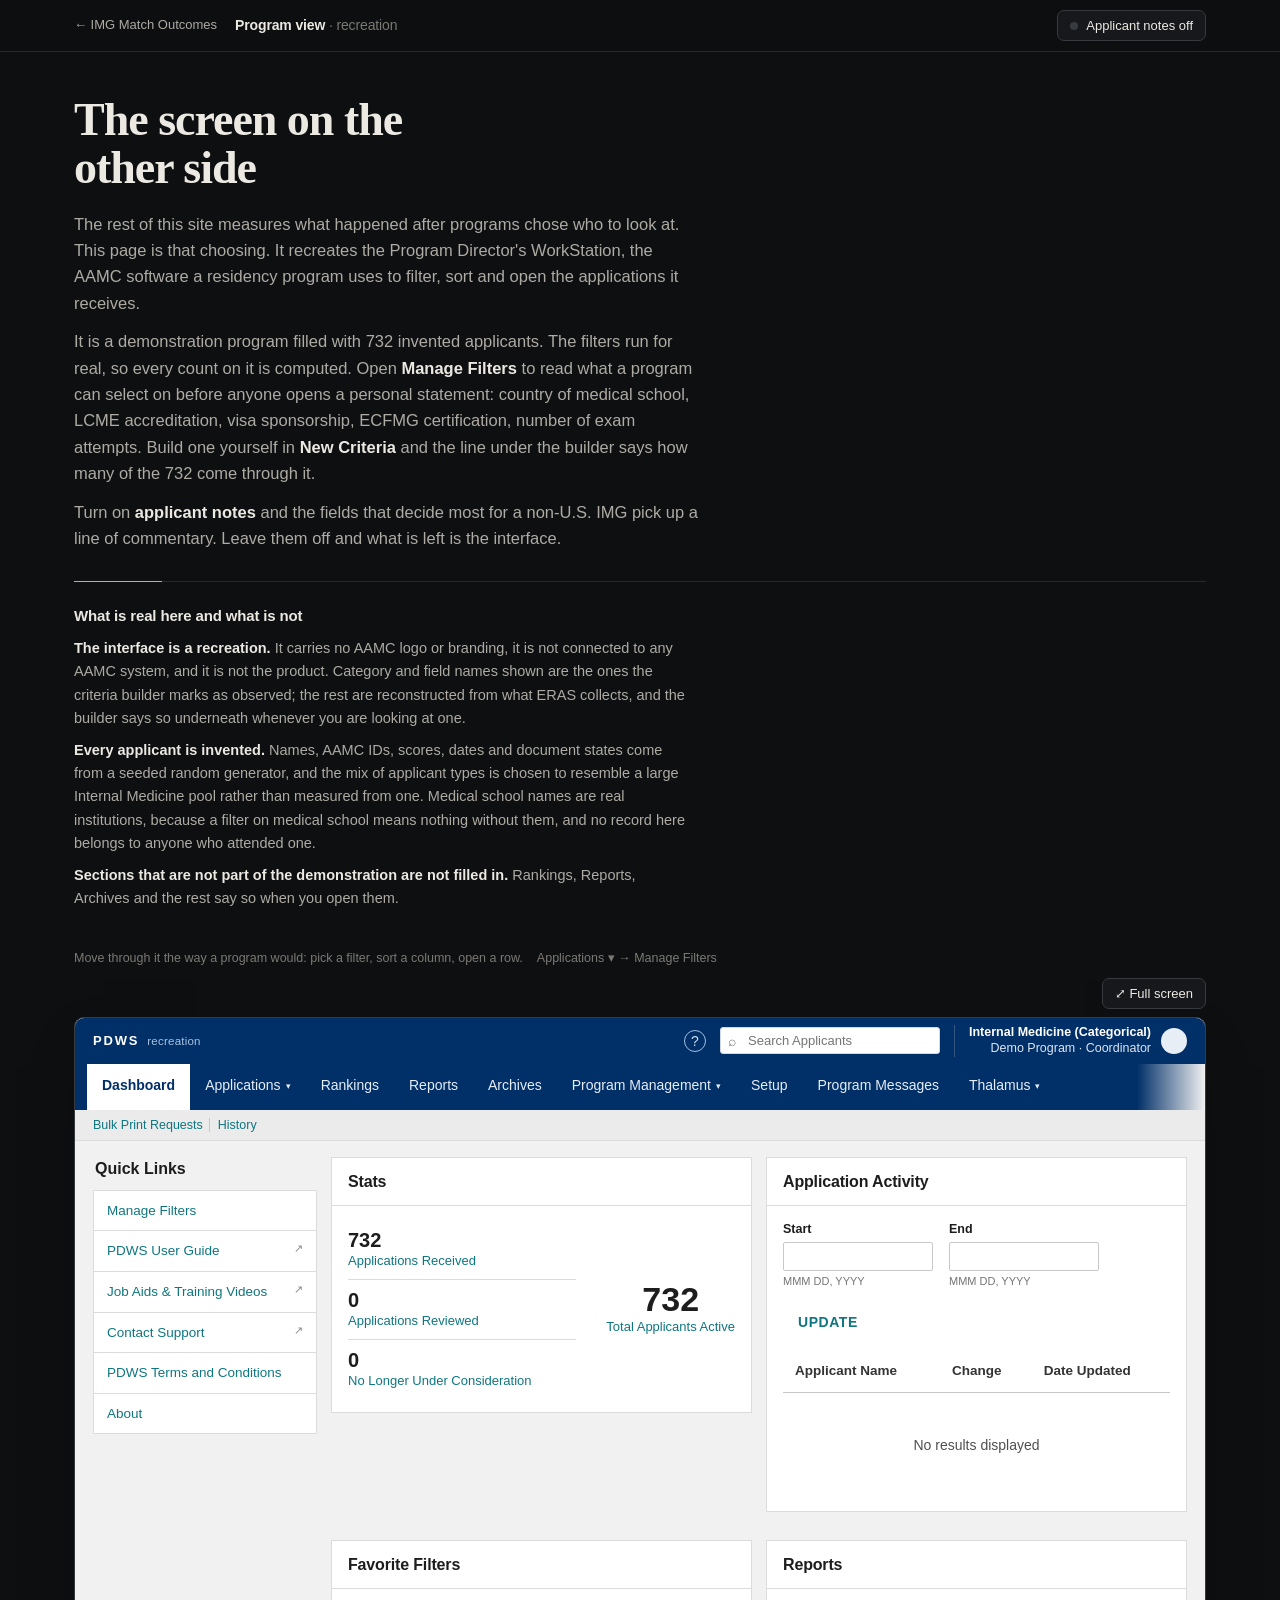
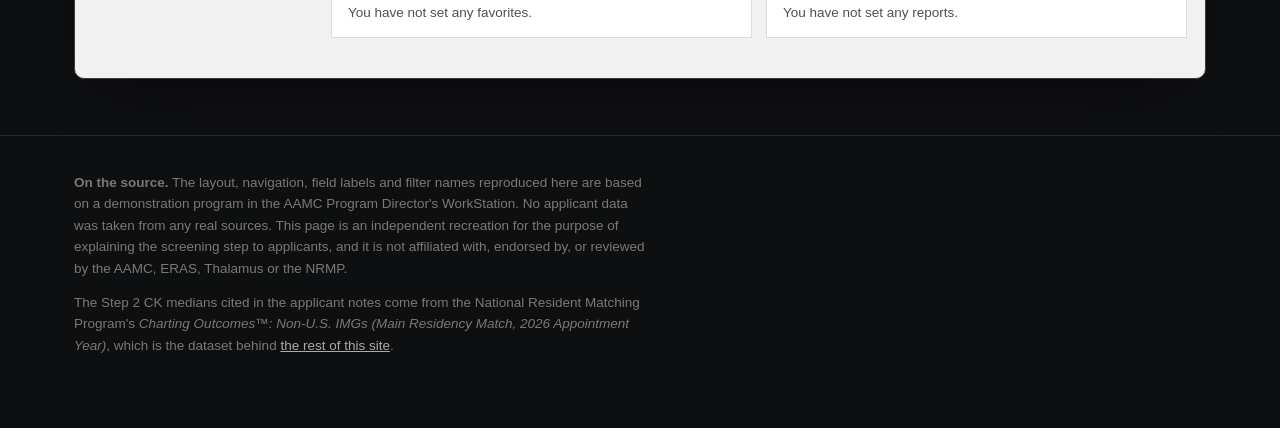
<file: program-view.html>
<!doctype html>
<html lang="en">
<head>
<meta charset="utf-8">
<meta name="viewport" content="width=device-width,initial-scale=1">
<title>The screen on the other side — how programs filter applicants</title>
<meta name="description" content="A working recreation of the program director's applicant workstation, filled with invented applicants, so you can see the fields a residency program can filter on before anyone reads an application.">

<meta property="og:title" content="The screen on the other side">
<meta property="og:description" content="A working recreation of the software a residency program uses to filter applicants, with every filter live over an invented applicant pool.">
<meta property="og:type" content="website">
<meta property="og:url" content="https://match.saieesh.dev/program-view.html">
<meta property="og:image" content="https://match.saieesh.dev/og-image.png">
<meta property="og:image:width" content="1200">
<meta property="og:image:height" content="630">
<meta name="twitter:card" content="summary_large_image">
<meta name="twitter:title" content="The screen on the other side">
<meta name="twitter:description" content="A working recreation of the software a residency program uses to filter applicants, with every filter live over an invented applicant pool.">
<meta name="twitter:image" content="https://match.saieesh.dev/og-image.png">

<link rel="icon" href="data:image/svg+xml,<svg xmlns='http://www.w3.org/2000/svg' viewBox='0 0 32 32'><rect width='32' height='32' rx='7' fill='%23111214'/><rect x='6.5' y='18' width='4.4' height='8' rx='1.2' fill='%23ece9e3'/><rect x='13.8' y='12' width='4.4' height='14' rx='1.2' fill='%235c9dff'/><rect x='21.1' y='6.5' width='4.4' height='19.5' rx='1.2' fill='%23f0a92e'/></svg>">
<style>/* ============================================================
   Program-view recreation.

   Two visual worlds on one page, deliberately not blended:

   .frame  — this site's own chrome. Dark, serif, quiet. It holds the
             specimen and says what it is.
   .pdws   — the recreation. Light, dense, enterprise. It stays light in
             both site themes, because a light dense grid is what a
             program actually looks at; restyling it to match this site
             would misrepresent the thing being shown.
   ============================================================ */
:root{
  --bg:#0e0f11; --bg-elev:#16181b; --bg-sunk:#0a0b0c;
  --ink:#ece9e3; --ink-2:#aeaba4; --ink-3:#7b7973;
  --rule:#26282c; --rule-2:#373a3f;
  --matched:#5c9dff; --unmatched:#f0a92e;
  --mono:ui-monospace,SFMono-Regular,"SF Mono",Menlo,Consolas,monospace;
  --sans:-apple-system,BlinkMacSystemFont,"Segoe UI",Inter,Roboto,Helvetica,Arial,sans-serif;
  --serif:"Iowan Old Style","Palatino Linotype",Palatino,Georgia,serif;
  --maxw:1180px;

  /* specimen palette — fixed, not themed */
  --pd-navy:#012f68;
  --pd-navy-2:#01254f;
  --pd-teal:#0f7681;
  --pd-teal-dk:#0c626b;
  --pd-page:#f1f1f1;
  --pd-card:#ffffff;
  --pd-line:#dcdcdc;
  --pd-line-2:#c8c8c8;
  --pd-ink:#1d1d1d;
  --pd-ink-2:#4f4f4f;
  --pd-ink-3:#767676;
  --pd-zebra:#f7f7f7;
  --pd-info:#e7f2fb;
  --pd-info-line:#9fc9e8;
  --pd-sans:-apple-system,BlinkMacSystemFont,"Segoe UI",Roboto,"Helvetica Neue",Arial,sans-serif;
}
:root[data-theme="light"]{
  --bg:#faf9f6; --bg-elev:#ffffff; --bg-sunk:#f1efea;
  --ink:#17181b; --ink-2:#4c4e56; --ink-3:#797b83;
  --rule:#e4e2db; --rule-2:#cfccc3;
  --matched:#1f6feb; --unmatched:#b45309;
}
*{box-sizing:border-box}
body{margin:0;background:var(--bg);color:var(--ink);font-family:var(--sans);
  font-size:16px;line-height:1.6;-webkit-font-smoothing:antialiased}
.vis-hidden{position:absolute;width:1px;height:1px;overflow:hidden;clip:rect(0 0 0 0);white-space:nowrap}

/* ============================================================
   THE FRAME — this site talking about the specimen
   ============================================================ */
.frame-bar{position:sticky;top:0;z-index:60;background:color-mix(in srgb,var(--bg) 92%,transparent);
  backdrop-filter:blur(12px);border-bottom:1px solid var(--rule)}
.frame-in{max-width:var(--maxw);margin:0 auto;padding:10px 24px;display:flex;
  gap:8px 18px;align-items:center;flex-wrap:wrap}
.frame-back{color:var(--ink-2);text-decoration:none;font-size:13px;white-space:nowrap;font-weight:500}
.frame-back:hover{color:var(--ink)}
.frame-title{font-weight:700;font-size:14px;letter-spacing:-.01em;white-space:nowrap}
.frame-title span{color:var(--ink-3);font-weight:500}
.frame-sp{margin-left:auto}
.annotoggle{display:inline-flex;align-items:center;gap:8px;background:var(--bg-elev);
  border:1px solid var(--rule-2);color:var(--ink);border-radius:7px;padding:7px 12px;
  font-size:13px;font-family:inherit;cursor:pointer;white-space:nowrap}
.annotoggle:hover{border-color:var(--ink-3)}
.annotoggle .dot{width:8px;height:8px;border-radius:50%;background:var(--rule-2);flex-shrink:0}
.annotoggle[aria-pressed=true]{background:var(--unmatched);border-color:var(--unmatched);color:#20160a}
.annotoggle[aria-pressed=true] .dot{background:#20160a}
a:focus-visible,button:focus-visible,select:focus-visible,input:focus-visible,
[tabindex]:focus-visible{outline:2px solid var(--matched);outline-offset:2px;border-radius:3px}

.intro{max-width:var(--maxw);margin:0 auto;padding:44px 24px 30px}
.intro h1{font-family:var(--serif);font-size:clamp(30px,4.6vw,46px);letter-spacing:-.022em;
  font-weight:600;line-height:1.05;max-width:19ch;margin:0}
.intro p{color:var(--ink-2);font-size:16.5px;max-width:68ch;margin:18px 0 0}
.intro p+p{margin-top:12px}
.intro strong{color:var(--ink);font-weight:600}
/* the disclosure sits in the page's own grammar: a hairline with an accent
   segment, the same device the main site uses for its one aside */
.disclose{position:relative;margin:30px 0 0;padding:22px 0 0;border-top:1px solid var(--rule)}
.disclose::before{content:"";position:absolute;top:-1px;left:0;width:88px;height:1px;background:var(--unmatched)}
.disclose h2{font-size:15px;font-weight:650;letter-spacing:-.01em;margin:0 0 9px}
.disclose p{margin:0;color:var(--ink-2);font-size:14.5px;max-width:76ch}
.disclose p+p{margin-top:9px}
.disclose em{color:var(--ink);font-style:normal;font-weight:600}

.stage{max-width:var(--maxw);margin:0 auto;padding:8px 24px 56px}
.stage-hint{color:var(--ink-3);font-size:12.5px;margin:0 0 10px;display:flex;
  flex-wrap:wrap;gap:4px 14px;align-items:baseline}

/* ---------- full screen ----------
   The specimen sitting in a box reads as an embed. Full screen hands the
   recreation the whole viewport, which is how the real thing is used.

   Two mechanisms, because one is not enough: the Fullscreen API where it
   exists, and a fixed-position fallback class for iOS Safari, which has no
   element fullscreen at all. Both target .stage, so the same rules serve both. */
.stage-controls{display:flex;justify-content:flex-end;margin-bottom:8px}
.fs-btn{background:var(--bg-elev);border:1px solid var(--rule-2);color:var(--ink);
  padding:7px 12px;border-radius:7px;cursor:pointer;font-size:13px;font-family:inherit;
  white-space:nowrap}
.fs-btn:hover{border-color:var(--ink-3)}

.stage:fullscreen,.stage:-webkit-full-screen,.stage.fullscreen-fallback{
  position:fixed;inset:0;height:100vh;height:100dvh;background:var(--pd-page);
  z-index:110;padding:0;overflow:auto;max-width:none;width:100%;
  -webkit-overflow-scrolling:touch}
/* the container, not the outer stage, has to fill the host */
.stage:fullscreen .pdws,.stage:-webkit-full-screen .pdws,.stage.fullscreen-fallback .pdws{
  position:absolute;inset:0;width:100%;height:100%;max-width:none;
  border:0;border-radius:0;box-shadow:none;overflow:auto}
.stage:fullscreen .stage-hint,.stage:-webkit-full-screen .stage-hint,
.stage.fullscreen-fallback .stage-hint,
.stage:fullscreen .stage-controls,.stage:-webkit-full-screen .stage-controls,
.stage.fullscreen-fallback .stage-controls{display:none}
body.fs-active{overflow:hidden}

/* The toolbar lives inside .stage, not on <body>: in native fullscreen only the
   fullscreen element's subtree is painted, so a body-level toolbar is invisible
   exactly when it is needed. Bottom-right because the top-right of the specimen
   is the program/user block, which this would otherwise cover. Fixed, not
   absolute, so it stays put while the specimen scrolls under it. */
.fullscreen-toolbar{position:fixed;z-index:130;display:flex;gap:8px;align-items:center;
  bottom:calc(14px + env(safe-area-inset-bottom));
  right:calc(14px + env(safe-area-inset-right));
  background:rgba(255,255,255,.96);padding:7px;border-radius:9px;
  box-shadow:0 8px 24px rgba(0,0,0,.25)}
.fullscreen-toolbar .fs-btn{background:#fff;border:1px solid #d3d3d3;color:#1d1d1d;
  border-radius:6px}
.fullscreen-toolbar .fs-btn:hover{background:#f0f0f0;border-color:#b5b5b5}
.fullscreen-toolbar kbd{font:inherit;font-size:11px;color:#767676;
  border:1px solid #d3d3d3;border-radius:4px;padding:1px 5px;background:#fafafa}
@media(pointer:coarse){.fullscreen-toolbar .fs-btn{min-height:44px;padding:10px 14px}}

footer{border-top:1px solid var(--rule);padding:36px 0 60px;color:var(--ink-3);font-size:13.5px}
footer .wrap{max-width:var(--maxw);margin:0 auto;padding:0 24px}
footer p{margin:0 0 12px;max-width:76ch}
footer a{color:var(--ink-2)}
@media(max-width:640px){
  .intro,.stage,.frame-in,footer .wrap{padding-left:16px;padding-right:16px}
}

/* ============================================================
   THE SPECIMEN
   ============================================================ */
.pdws{background:var(--pd-page);color:var(--pd-ink);font-family:var(--pd-sans);
  font-size:14px;line-height:1.45;border:1px solid var(--rule-2);border-radius:10px;
  overflow:hidden;box-shadow:0 22px 60px -30px rgba(0,0,0,.65)}
.pdws *{box-sizing:border-box}
.pdws button,.pdws input,.pdws select{font-family:inherit;font-size:inherit}
.pdws a{color:var(--pd-teal);text-decoration:none}
.pdws a:hover{text-decoration:underline}
.pdws :focus-visible{outline:2px solid #ffb020;outline-offset:1px}

/* ---------- top navigation ---------- */
.pd-util{background:var(--pd-navy);display:flex;align-items:center;gap:14px;
  padding:7px 18px;color:#fff}
.pd-util .sp{margin-left:auto}
.pd-help{width:22px;height:22px;border-radius:50%;border:1.5px solid #9fc0e4;color:#cfe1f5;
  background:none;display:grid;place-items:center;font-size:12px;cursor:pointer;flex-shrink:0}
.pd-search{position:relative}
.pd-search input{width:220px;border:1px solid #cfd8e3;border-radius:3px;padding:5px 9px 5px 27px;
  background:#fff;color:#1d1d1d;font-size:13px}
.pd-search::before{content:"⌕";position:absolute;left:8px;top:50%;transform:translateY(-50%);
  color:#767676;font-size:14px;pointer-events:none}
.pd-user{display:flex;align-items:center;gap:10px;padding-left:14px;border-left:1px solid #35577f}
.pd-user .who{font-size:12.5px;color:#dce7f3;text-align:right;line-height:1.25}
.pd-user .who b{display:block;font-weight:600;color:#fff}
.pd-avatar{width:26px;height:26px;border-radius:50%;background:#e8eef5;flex-shrink:0}
.pd-mark{font-weight:700;letter-spacing:.14em;font-size:13px;color:#fff}
.pd-mark span{font-weight:400;letter-spacing:.02em;color:#a8c3e2;margin-left:8px;font-size:11.5px}

/* the nine sections do not fit under ~1180px; the mask makes the overflow read
   as scrollable rather than as a clipped last item */
.pd-nav{background:var(--pd-navy);display:flex;align-items:stretch;padding:0 12px;
  overflow-x:auto;scrollbar-width:none;
  mask-image:linear-gradient(to right,#000 94%,transparent);
  -webkit-mask-image:linear-gradient(to right,#000 94%,transparent)}
.pd-nav::-webkit-scrollbar{display:none}
.pd-nav button{background:none;border:0;color:#e6eef7;padding:13px 15px 14px;font-size:14px;
  cursor:pointer;white-space:nowrap;border-bottom:3px solid transparent}
.pd-nav button:hover{background:rgba(255,255,255,.09)}
.pd-nav button[aria-current=page]{background:#fff;color:var(--pd-navy);font-weight:600}
.pd-nav .caret{font-size:9px;margin-left:5px;vertical-align:1px}

.pd-subbar{background:#ebebeb;border-bottom:1px solid var(--pd-line);padding:6px 18px;
  font-size:12.5px;color:var(--pd-ink-2)}
.pd-subbar a+a{margin-left:6px;padding-left:8px;border-left:1px solid var(--pd-line-2)}

.pd-body{padding:16px 18px 26px;min-height:520px}

/* ---------- shared card ---------- */
.pd-card{background:var(--pd-card);border:1px solid var(--pd-line);margin-bottom:14px}
.pd-card-hd{display:flex;align-items:center;gap:12px;padding:12px 16px;
  border-bottom:1px solid var(--pd-line)}
.pd-card-hd h3{margin:0;font-size:16px;font-weight:600;letter-spacing:-.01em}
.pd-card-hd .sp{margin-left:auto}
.pd-card-bd{padding:14px 16px}
.pd-chev{background:none;border:0;color:var(--pd-ink-2);cursor:pointer;font-size:13px;padding:2px 4px}

/* ---------- buttons ---------- */
.pd-btn{background:#fff;border:1px solid var(--pd-teal);color:var(--pd-teal);
  padding:7px 14px;font-size:12.5px;font-weight:600;letter-spacing:.04em;
  text-transform:uppercase;cursor:pointer;border-radius:2px;white-space:nowrap}
.pd-btn:hover{background:#eef7f8}
.pd-btn.solid{background:var(--pd-teal);color:#fff}
.pd-btn.solid:hover{background:var(--pd-teal-dk)}
.pd-btn.plain{border-color:transparent;color:var(--pd-teal)}
.pd-btn[disabled]{border-color:#c9c9c9;color:#9b9b9b;background:#f4f4f4;cursor:default}
.pd-btn[disabled]:hover{background:#f4f4f4}
.pd-link{background:none;border:0;color:var(--pd-teal);cursor:pointer;font-size:13px;padding:0}
.pd-link:hover{text-decoration:underline}

/* ---------- info banner ---------- */
.pd-info{display:flex;gap:11px;align-items:flex-start;background:var(--pd-info);
  border:1px solid var(--pd-info-line);padding:11px 14px;margin-bottom:14px;font-size:13.5px}
.pd-info .i{width:18px;height:18px;border-radius:50%;background:#1c6fb5;color:#fff;
  display:grid;place-items:center;font-size:12px;font-weight:700;flex-shrink:0;margin-top:1px}
.pd-info .x{margin-left:auto;background:none;border:0;color:#4f4f4f;cursor:pointer;
  font-size:16px;line-height:1;padding:0 2px}

/* ---------- tables ---------- */
.pd-tablewrap{overflow-x:auto}
.pd-table{width:100%;border-collapse:collapse;font-size:13.5px}
.pd-table th{text-align:left;font-weight:600;color:#333;padding:11px 12px;
  border-bottom:1px solid var(--pd-line-2);white-space:nowrap;background:#fff}
.pd-table td{padding:9px 12px;border-bottom:1px solid #ededed;white-space:nowrap;
  color:var(--pd-ink-2)}
.pd-table tbody tr:nth-child(even){background:var(--pd-zebra)}
.pd-table tbody tr.pd-row{cursor:pointer}
.pd-table tbody tr.pd-row:hover{background:#eaf3f5}
.pd-table th.sortable{cursor:pointer;user-select:none}
.pd-table th.sortable:hover{color:var(--pd-teal)}
.pd-table th .sortglyph{color:#8a8a8a;margin-left:5px;font-size:11px}
.pd-table th[aria-sort]:not([aria-sort=none]) .sortglyph{color:var(--pd-teal)}
.pd-table td.name{color:var(--pd-teal);font-weight:500}
.pd-table .cellmuted{color:#8f8f8f}
/* school names run to 70-odd characters and the real product clips them, which
   is also what keeps all six columns on screen at a normal desktop width */
.pd-table td.school{max-width:292px;overflow:hidden;text-overflow:ellipsis}
.pd-table th.selectall{width:46px;white-space:nowrap}
.pd-table th.selectall .caret{color:#8a8a8a;font-size:10px;margin-left:4px}
.pd-check{width:15px;height:15px;accent-color:var(--pd-teal);vertical-align:-2px}
.pd-empty{padding:34px 16px;text-align:center;color:var(--pd-ink-3);font-size:13.5px}

.pd-listtools{display:flex;align-items:center;gap:14px;padding:12px 16px;flex-wrap:wrap}
.pd-listtools .sp{margin-left:auto}
.pd-inputsearch{position:relative}
.pd-inputsearch input{border:1px solid var(--pd-line-2);border-radius:2px;
  padding:6px 9px 6px 26px;font-size:13px;width:190px;background:#fff;color:var(--pd-ink)}
.pd-inputsearch::before{content:"⌕";position:absolute;left:8px;top:50%;transform:translateY(-50%);
  color:#8a8a8a;font-size:14px;pointer-events:none}
.pd-updated{font-size:12px;color:var(--pd-ink-3);margin:2px 0 0}

.pd-pager{display:flex;align-items:center;gap:14px;padding:11px 16px;flex-wrap:wrap;
  border-top:1px solid var(--pd-line);font-size:12.5px;color:var(--pd-ink-2)}
.pd-pager .sp{margin-left:auto}
.pd-pager select{border:1px solid var(--pd-line-2);border-radius:2px;padding:3px 5px;
  font-size:12.5px;background:#fff;color:var(--pd-ink)}
.pd-pager button{background:none;border:0;color:var(--pd-teal);cursor:pointer;
  font-size:15px;padding:2px 6px;line-height:1}
.pd-pager button[disabled]{color:#bdbdbd;cursor:default}

/* ---------- dashboard ---------- */
.pd-dash{display:grid;grid-template-columns:minmax(180px,224px) 1.12fr 1.12fr;gap:14px;align-items:start}
/* Favorite Filters and Reports sit under Stats and Application Activity, not
   under Quick Links, so they are placed rather than left to auto-flow */
.pd-dash .row2a{grid-column:2}
.pd-dash .row2b{grid-column:3}
/* the heading sits outside the bordered list, so the wrapper carries no chrome */
.pd-quickwrap h3{margin:0 0 10px;font-size:16px;font-weight:600;padding:0 2px}
.pd-quickwrap ul{list-style:none;margin:0;padding:0;border:1px solid var(--pd-line);background:#fff}
.pd-quickwrap li+li{border-top:1px solid var(--pd-line)}
.pd-quickwrap a{display:flex;justify-content:space-between;gap:8px;padding:10px 13px;font-size:13.5px}
.pd-quickwrap .ext{color:#8a8a8a;font-size:11px}
.pd-quickwrap{background:none;border:0}
.pd-stats{display:grid;grid-template-columns:1fr auto;gap:18px;align-items:center}
.pd-statlist{margin:0}
.pd-statrow{padding:8px 0;border-bottom:1px solid var(--pd-line)}
.pd-statrow:last-child{border-bottom:0}
.pd-statrow .n{font-size:20px;font-weight:600;font-variant-numeric:tabular-nums;line-height:1.2}
.pd-statrow .t{font-size:13px}
.pd-bigstat{text-align:center;padding-left:12px;min-width:112px}
.pd-bigstat .n{font-size:34px;font-weight:600;font-variant-numeric:tabular-nums;line-height:1.05}
.pd-bigstat .t{font-size:13px;color:var(--pd-teal)}
.pd-daterow{display:flex;gap:16px;align-items:flex-end;flex-wrap:wrap;margin-bottom:12px}
.pd-datefield label{display:block;font-size:12.5px;font-weight:600;margin-bottom:4px}
.pd-datefield input{border:1px solid var(--pd-line-2);border-radius:2px;padding:6px 9px;
  font-size:13px;width:150px;background:#fff;color:var(--pd-ink)}
.pd-datefield .hint{font-size:11px;color:var(--pd-ink-3);margin-top:3px}
.pd-noresult{padding:42px 10px;text-align:center;color:var(--pd-ink-2);font-size:14px}
@media(max-width:900px){.pd-dash{grid-template-columns:1fr}
  .pd-dash .row2a,.pd-dash .row2b{grid-column:auto}}

/* ---------- manage filters ---------- */
.pd-filtergrid{display:grid;grid-template-columns:1fr 1fr;gap:0 34px}
.pd-filterrow{display:flex;align-items:center;gap:10px;padding:7px 2px;
  border-bottom:1px solid #f0f0f0;font-size:13.5px}
.pd-filterrow .star{background:none;border:0;color:#9a9a9a;cursor:pointer;font-size:14px;
  padding:0;line-height:1;flex-shrink:0}
.pd-filterrow .star.on{color:#e0a800}
.pd-filterrow .nm{flex:1;text-align:left;min-width:0;overflow:hidden;text-overflow:ellipsis;
  white-space:nowrap}
.pd-filterrow .cnt{color:var(--pd-ink-3);font-size:12px;font-variant-numeric:tabular-nums;flex-shrink:0}
.pd-filterrow .act{background:none;border:0;color:#8a8a8a;cursor:pointer;padding:0 2px;
  font-size:13px;flex-shrink:0}
.pd-filterrow .act:hover{color:var(--pd-teal)}
@media(max-width:760px){.pd-filtergrid{grid-template-columns:1fr}}

/* ---------- criteria builder ---------- */
.pd-crithd{display:flex;align-items:center;gap:10px;padding:12px 16px;border-bottom:1px solid var(--pd-line)}
.pd-crithd b{font-size:14px}
.pd-crithd .sp{margin-left:auto}
.pd-critcols{display:grid;grid-template-columns:1fr 1fr 1fr 1.15fr;gap:0}
.pd-critcol{border-right:1px solid var(--pd-line);padding:14px 16px;min-height:330px}
.pd-critcol:last-child{border-right:0}
.pd-critsearch{position:relative;margin-bottom:10px}
.pd-critsearch input{width:100%;border:1px solid var(--pd-line-2);border-radius:2px;
  padding:6px 9px 6px 26px;font-size:13px;background:#fff;color:var(--pd-ink)}
.pd-critsearch::before{content:"⌕";position:absolute;left:8px;top:50%;transform:translateY(-50%);
  color:#8a8a8a;font-size:14px;pointer-events:none}
.pd-critlist{max-height:290px;overflow-y:auto;border:0}
.pd-critlist button{display:block;width:100%;text-align:left;background:none;border:0;
  padding:7px 10px;font-size:13.5px;cursor:pointer;color:var(--pd-ink);
  overflow:hidden;text-overflow:ellipsis;white-space:nowrap}
.pd-critlist button:hover{background:#f0f0f0}
.pd-critlist button[aria-selected=true]{background:#dff0f1;font-weight:500}
.pd-critlab{font-size:12.5px;font-weight:600;margin:0 0 7px}
.pd-critval select,.pd-critval input[type=text],.pd-critval input[type=number]{
  width:100%;border:1px solid var(--pd-teal);border-radius:2px;padding:7px 9px;
  font-size:13.5px;background:#fff;color:var(--pd-ink)}
.pd-radio{display:flex;gap:22px;align-items:center;margin-top:4px}
.pd-radio label{display:inline-flex;align-items:center;gap:7px;font-size:13.5px;cursor:pointer}
.pd-radio input{accent-color:var(--pd-teal);width:15px;height:15px}
.pd-runtime{display:flex;align-items:center;gap:11px;margin-top:26px;padding-top:16px;
  border-top:1px solid var(--pd-line);font-size:13px}
.pd-switch{width:38px;height:20px;border-radius:99px;background:#c4c4c4;border:0;
  position:relative;cursor:pointer;flex-shrink:0;transition:background .15s}
.pd-switch::after{content:"";position:absolute;top:2px;left:2px;width:16px;height:16px;
  border-radius:50%;background:#fff;transition:left .15s}
.pd-switch[aria-pressed=true]{background:var(--pd-teal)}
.pd-switch[aria-pressed=true]::after{left:20px}
.pd-critfoot{padding:12px 16px;border-top:1px solid var(--pd-line);display:flex;
  align-items:center;gap:12px;font-size:13px;color:var(--pd-ink-2);flex-wrap:wrap}
.pd-critfoot .sp{margin-left:auto}
@media(max-width:900px){.pd-critcols{grid-template-columns:1fr 1fr}
  .pd-critcol{border-bottom:1px solid var(--pd-line);min-height:0}}
@media(max-width:560px){.pd-critcols{grid-template-columns:1fr}}

/* ---------- applicant detail ---------- */
.pd-detailbar{display:flex;align-items:center;gap:14px;margin-bottom:12px;flex-wrap:wrap}
.pd-detailbar .sp{margin-left:auto}
.pd-count{font-size:13.5px;color:var(--pd-ink-2);font-variant-numeric:tabular-nums}
.pd-detail{display:grid;grid-template-columns:minmax(220px,290px) 1fr;gap:14px;align-items:start}
.pd-photo{background:#dfe3e8;height:112px;border-bottom:1px solid var(--pd-line);
  display:grid;place-items:center;color:#a9b1ba;font-size:12px}
.pd-idblock{padding:12px 14px}
.pd-idblock .badge{display:inline-flex;align-items:center;gap:6px;background:#ececec;
  border-radius:2px;padding:3px 9px;font-size:12px;font-weight:600;margin-bottom:10px}
.pd-idblock .badge.gold{background:#fdf1d4;color:#7a5800}
.pd-idblock .badge.silver{background:#eceff1;color:#4a5560}
.pd-fieldlab{font-size:12.5px;font-weight:700;margin-top:11px}
.pd-fieldval{font-size:13px;color:var(--pd-ink-2)}
.pd-acc{border-top:0}
.pd-acc button{display:flex;width:100%;align-items:center;justify-content:space-between;
  gap:10px;background:none;border:0;border-bottom:1px solid var(--pd-line);
  padding:11px 14px;font-size:13.5px;color:var(--pd-teal);cursor:pointer;text-align:left}
.pd-acc button:hover{background:#f6f9fa}
.pd-acc .chev{color:#9a9a9a;font-size:12px}
.pd-notes{background:var(--pd-teal-dk);color:#fff;padding:11px 14px;display:flex;
  align-items:center;justify-content:space-between;font-size:13.5px;font-weight:600}
.pd-glance dl{display:grid;grid-template-columns:minmax(150px,210px) 1fr;gap:11px 18px;margin:0}
.pd-glance dt{font-size:13px;font-weight:700}
.pd-glance dd{margin:0;font-size:13px;color:var(--pd-ink-2)}
.pd-redact{display:inline-block;height:11px;border-radius:2px;background:#d9d9d9;
  vertical-align:-1px;min-width:90px}
.pd-pencil{background:none;border:0;color:#8a8a8a;cursor:pointer;font-size:12px;padding:0 4px}

.pd-tabs{display:flex;gap:0;border-bottom:1px solid var(--pd-line);overflow-x:auto;
  scrollbar-width:none}
.pd-tabs::-webkit-scrollbar{display:none}
.pd-tabs button{background:none;border:0;border-bottom:3px solid transparent;
  padding:12px 17px;font-size:13.5px;color:var(--pd-teal);cursor:pointer;white-space:nowrap}
.pd-tabs button:hover{background:#f6f9fa}
.pd-tabs button[aria-selected=true]{background:var(--pd-teal);color:#fff;font-weight:600}
.pd-panel{padding:16px}
.pd-panel h4{margin:0 0 12px;font-size:16px;font-weight:600}
.pd-cols2{display:grid;grid-template-columns:1fr 1fr;gap:22px 34px}
@media(max-width:820px){.pd-detail{grid-template-columns:1fr}.pd-cols2{grid-template-columns:1fr}}

/* ---------- the specimen on a narrow screen ----------
   The source is a desktop application and is reproduced as one. What has to
   change is only what would otherwise be unreachable: .pdws clips its overflow
   to keep the rounded frame, so any header row that does not wrap loses its
   buttons off the right edge. */
@media(max-width:640px){
  .pd-util{flex-wrap:wrap;gap:9px 12px;padding:9px 14px}
  .pd-util .sp{display:none}
  .pd-search{order:3;width:100%}
  .pd-search input{width:100%}
  .pd-user{margin-left:auto;padding-left:11px}
  .pd-user .who{font-size:11px}
  .pd-card-hd,.pd-crithd,.pd-detailbar{flex-wrap:wrap;gap:9px}
  .pd-card-hd .sp,.pd-crithd .sp{margin-left:auto}
  .pd-body{padding:12px 12px 20px}
  .pd-glance dl{grid-template-columns:1fr;gap:1px 0}
  .pd-glance dt{margin-top:10px}
  .pd-pager{gap:9px 12px}
  .pd-pager .sp{margin-left:0;width:100%;height:0}
}
/* the source's 30px controls are a mouse target; a finger needs more */
@media(pointer:coarse){
  .pd-btn,.pd-nav button{min-height:44px}
  .pd-link,.pd-chev,.pd-pencil,.pd-filterrow .star,.pd-filterrow .act,
  .pd-info .x,.pd-help,.pd-pager button{min-width:44px;min-height:44px}
  .pd-filterrow .star,.pd-filterrow .act,.pd-pager button,.pd-info .x{
    display:inline-grid;place-items:center}
  .pd-tabs button,.pd-acc button{min-height:46px}
  .pd-check{width:20px;height:20px}
  .pd-critlist button{padding:12px 10px}
}

/* ============================================================
   ANNOTATIONS — off by default so the default state is the recreation
   ============================================================ */
.pd-anno{display:none}
body.anno-on .pd-anno{display:block;background:#fff6e2;border:1px solid #e8c877;
  border-left:3px solid var(--unmatched);padding:9px 12px;margin:8px 0;max-width:82ch;
  font-size:12.5px;line-height:1.5;color:#3e3117;font-family:var(--sans);text-wrap:pretty}
body.anno-on .pd-anno b{color:#241c08}
body.anno-on .pd-anno.inrow{margin:0;max-width:none}
body.anno-on [data-anno]{outline:2px dashed rgba(240,169,46,.85);outline-offset:1px;
  border-radius:2px;background:rgba(240,169,46,.1)}
/* a dd is a grid item and would otherwise take the whole column, so the marker
   would read as a long empty box rather than as a highlight on the value */
body.anno-on dd[data-anno]{justify-self:start}
.pd-annocell{display:none}
body.anno-on .pd-annocell{display:table-row}
body.anno-on .pd-annocell td{background:#fff6e2 !important;padding:0;border-bottom:1px solid #e8c877}
body.anno-on .pd-annocell .pd-anno{margin:0;border:0;border-left:3px solid var(--unmatched);
  white-space:normal}
</style>
</head>
<body>

<div class="frame-bar">
  <div class="frame-in">
    <a class="frame-back" href="index.html">← IMG Match Outcomes</a>
    <div class="frame-title">Program view <span>· recreation</span></div>
    <div class="frame-sp"></div>
    <button class="annotoggle" id="annoBtn" aria-pressed="false"><span class="dot" aria-hidden="true"></span><span>Applicant notes off</span></button>
  </div>
</div>

<div class="intro">
  <h1>The screen on the other side</h1>
  <p>
    The rest of this site measures what happened after programs chose who to look at. This page is that
    choosing. It recreates the Program Director's WorkStation, the AAMC software a residency program uses
    to filter, sort and open the applications it receives.
  </p>
  <p>
    It is a demonstration program filled with 732 invented applicants. The filters
    run for real, so every count on it is computed. Open <strong>Manage Filters</strong> to read what a
    program can select on before anyone opens a personal statement: country of medical school, LCME
    accreditation, visa sponsorship, ECFMG certification, number of exam attempts. Build one yourself in
    <strong>New Criteria</strong> and the line under the builder says how many of the 732 come through it.
  </p>
  <p>
    Turn on <strong>applicant notes</strong> and the fields that decide most for a non-U.S. IMG pick up a
    line of commentary. Leave them off and what is left is the interface.
  </p>

  <div class="disclose">
    <h2>What is real here and what is not</h2>
    <p>
      <em>The interface is a recreation.</em> It carries no AAMC logo or branding, it is not connected to
      any AAMC system, and it is not the product. Category and field names shown are the ones the criteria
      builder marks as observed; the rest are reconstructed from what ERAS collects, and the builder says so
      underneath whenever you are looking at one.
    </p>
    <p>
      <em>Every applicant is invented.</em> Names, AAMC IDs, scores, dates and document states come from a
      seeded random generator, and the mix of applicant types is chosen to resemble a large Internal
      Medicine pool rather than measured from one. Medical school names are real institutions, because a
      filter on medical school means nothing without them, and no record here belongs to anyone who
      attended one.
    </p>
    <p>
      <em>Sections that are not part of the demonstration are not filled in.</em> Rankings, Reports, Archives and
      the rest say so when you open them.
    </p>
  </div>
</div>

<div class="stage">
  <p class="stage-hint">
    <span>Move through it the way a program would: pick a filter, sort a column, open a row.</span>
    <span>Applications ▾ → Manage Filters</span>
  </p>
  <div class="stage-controls">
    <button id="enterFsBtn" class="fs-btn" aria-pressed="false">⤢ Full screen</button>
  </div>
  <div id="pdwsRoot"></div>
</div>
<a id="outsideFocus" class="vis-hidden" href="#top" tabindex="-1">Left full screen. Back on the page.</a>

<footer>
  <div class="wrap">
    <p><strong>On the source.</strong> The layout, navigation, field labels and filter names reproduced here
    are based on a demonstration program in the AAMC Program Director's WorkStation. No applicant data was
    taken from any real sources. This page is an independent recreation for the purpose of
    explaining the screening step to applicants, and it is not affiliated with, endorsed by, or reviewed by
    the AAMC, ERAS, Thalamus or the NRMP.</p>
    <p>The Step 2 CK medians cited in the applicant notes come from the National Resident Matching Program's
    <em>Charting Outcomes™: Non-U.S. IMGs (Main Residency Match, 2026 Appointment Year)</em>, which is the
    dataset behind <a href="index.html">the rest of this site</a>.</p>
  </div>
</footer>

<script>/* ============================================================
   Program-view recreation — synthetic applicant pool and filter catalog.

   EVERY APPLICANT RECORD BELOW IS INVENTED. Names, AAMC IDs, scores,
   dates and document states are generated from a seeded PRNG so the
   page is stable between loads. Nothing here came from a real
   application, a real program, or a real person.

   Medical school names are real institutions, used because a filter
   on "Most Recent Medical School" is meaningless without them. No
   record is attached to anyone who attended one.

   The interface being recreated is the AAMC Program Director's
   WorkStation (PDWS). Category and field names marked OBSERVED are
   taken from the observed demo interface. The rest are
   reconstructed and marked as such in the page's own disclosure.
   ============================================================ */
var PD = (function () {
  "use strict";

  /* mulberry32 — small, seeded, good enough for stable fixtures */
  function rng(seed) {
    return function () {
      seed |= 0; seed = (seed + 0x6D2B79F5) | 0;
      var t = Math.imul(seed ^ (seed >>> 15), 1 | seed);
      t = (t + Math.imul(t ^ (t >>> 7), 61 | t)) ^ t;
      return ((t ^ (t >>> 14)) >>> 0) / 4294967296;
    };
  }
  var r = rng(20260924);
  function pick(a) { return a[Math.floor(r() * a.length)]; }
  function chance(p) { return r() < p; }
  function intBetween(lo, hi) { return lo + Math.floor(r() * (hi - lo + 1)); }

  /* ---------------- name pools ---------------- */
  /* Invented surnames and given names. Deliberately common-shaped so the
     table reads naturally, deliberately not drawn from any roster. */
  var GIVEN = [
    "Aditi", "Ahmed", "Alina", "Amara", "Anand", "Andrea", "Anjali", "Arun",
    "Benedict", "Bijan", "Camille", "Carlos", "Chidi", "Clara", "Daniel",
    "Divya", "Elena", "Emeka", "Farah", "Gabriel", "Grace", "Hana", "Hassan",
    "Ines", "Ismail", "Jacob", "Jasmin", "Javier", "Julia", "Karan", "Katrin",
    "Kavya", "Kwame", "Laila", "Leon", "Lucia", "Maria", "Mariam", "Marcus",
    "Mateo", "Meera", "Miguel", "Nadia", "Naveen", "Nikhil", "Nina", "Omar",
    "Paulo", "Priya", "Rahul", "Rania", "Ravi", "Rosa", "Ruth", "Salma",
    "Samuel", "Sanjay", "Sara", "Simone", "Sofia", "Tarek", "Thomas", "Tobias",
    "Vera", "Vikram", "Yasmin", "Yusuf", "Zainab", "Zara"
  ];
  var FAMILY = [
    "Abadi", "Achebe", "Ademola", "Aguirre", "Almeida", "Ansari", "Arbogast",
    "Balogun", "Bhandari", "Cardoso", "Castellan", "Chatterjee", "Cortez",
    "Dagher", "Delacroix", "Deshmukh", "Duarte", "Eze", "Faridi", "Ferreira",
    "Gadkari", "Ghorbani", "Halloran", "Haruna", "Iyengar", "Jozwiak",
    "Kalvani", "Kapadia", "Khoury", "Kovalenko", "Lindqvist", "Machado",
    "Madubuike", "Mahfouz", "Marchetti", "Mbeki", "Mendonca", "Nakamura",
    "Narayan", "Nkemdirim", "Okonkwo", "Oyelaran", "Pahlavi", "Pandit",
    "Petrossian", "Quiroga", "Rahimi", "Ramaswamy", "Rasmussen", "Rebello",
    "Salvatierra", "Sandoval", "Sarkissian", "Sepulveda", "Shirazi", "Sindhu",
    "Tarrant", "Thackeray", "Tolentino", "Uwakwe", "Vaidya", "Valdivia",
    "Varghese", "Vasquez", "Whitmore", "Yilmaz", "Zabriskie", "Zeleke"
  ];

  /* ---------------- school pools (real institutions) ---------------- */
  var US_MD = [
    "University of Michigan Medical School",
    "Vanderbilt University School of Medicine",
    "Pennsylvania State University College of Medicine",
    "University of Louisville School of Medicine",
    "Meharry Medical College",
    "Sidney Kimmel Medical College at Thomas Jefferson University",
    "University of Missouri-Kansas City School of Medicine",
    "University of Arizona College of Medicine - Phoenix",
    "Texas A&M Health Science Center College of Medicine",
    "University of Illinois College of Medicine - Rockford",
    "University of Illinois College of Medicine",
    "Wayne State University School of Medicine",
    "Indiana University School of Medicine",
    "Ohio State University College of Medicine",
    "The University of Texas Southwestern Medical School",
    "Wright State University Boonshoft School of Medicine",
    "University of Alabama at Birmingham Marnix E. Heersink School of Medicine",
    "The University of Toledo College of Medicine and Life Sciences",
    "Northwestern University The Feinberg School of Medicine",
    "Medical College of Wisconsin",
    "University of Iowa Roy J. and Lucille A. Carver College of Medicine",
    "Saint Louis University School of Medicine"
  ];
  var US_DO = [
    "Rowan-Virtua School of Osteopathic Medicine",
    "Kansas City University College of Osteopathic Medicine",
    "Des Moines University College of Osteopathic Medicine",
    "Philadelphia College of Osteopathic Medicine",
    "Midwestern University Chicago College of Osteopathic Medicine",
    "Lake Erie College of Osteopathic Medicine",
    "A.T. Still University Kirksville College of Osteopathic Medicine"
  ];
  var CARIB = [
    "American University of Antigua College of Medicine",
    "St. George's University School of Medicine",
    "Ross University School of Medicine",
    "Saba University School of Medicine",
    "American University of the Caribbean School of Medicine"
  ];
  var INTL = [
    "Mashhad University of Medical Sciences",
    "Nepal Medical College",
    "Nnamdi Azikiwe University College of Health Sciences",
    "Kasturba Medical College, Manipal",
    "Grant Government Medical College",
    "Dow Medical College",
    "Aga Khan University Medical College",
    "Cairo University Faculty of Medicine",
    "University of Lagos College of Medicine",
    "Universidad Nacional Autonoma de Mexico Faculty of Medicine",
    "Shahid Beheshti University of Medical Sciences",
    "Ain Shams University Faculty of Medicine",
    "Jordan University of Science and Technology Faculty of Medicine",
    "Osmania Medical College",
    "Bangalore Medical College and Research Institute",
    "University of Damascus Faculty of Medicine",
    "Sechenov First Moscow State Medical University",
    "Chinese University of Hong Kong Faculty of Medicine",
    "University of Santo Tomas Faculty of Medicine and Surgery",
    "Lviv National Medical University",
    "Tbilisi State Medical University",
    "Universidad Central del Caribe School of Medicine",
    "Christian Medical College, Vellore",
    "King Edward Medical University"
  ];
  var CANADA = [
    "University of Toronto Faculty of Medicine",
    "McGill University Faculty of Medicine",
    "University of British Columbia Faculty of Medicine"
  ];

  /* US census divisions — the values behind "Division Preference" */
  var DIVISIONS = [
    "New England", "Middle Atlantic", "South Atlantic", "East North Central",
    "East South Central", "West North Central", "West South Central",
    "Mountain", "Pacific"
  ];
  var SETTINGS = [
    "No Preference", "Rural", "Rural or Suburban", "Suburban",
    "Suburban or Urban", "Urban"
  ];
  var PRONOUNS = ["He/Him/His", "She/Her/Hers", "They/Them/Theirs", ""];
  var TRACKS = ["Categorical", "Primary Care", "Research Pathway"];

  /* ---------------- the pool ---------------- */
  /* Mix is invented. It leans IMG-heavy the way a large Internal Medicine
     pool does, which is the whole reason this page exists; it is not a
     measurement of any real program's applicants. */
  var TYPE_MIX = [
    ["Non-U.S. IMG", 0.45], ["U.S. MD Senior", 0.19], ["U.S. DO Senior", 0.12],
    ["U.S. IMG", 0.11], ["Previous Graduate", 0.13]
  ];
  function drawType() {
    var x = r(), acc = 0;
    for (var i = 0; i < TYPE_MIX.length; i++) {
      acc += TYPE_MIX[i][1];
      if (x < acc) return TYPE_MIX[i][0];
    }
    return "Non-U.S. IMG";
  }

  var MONTHS = ["Jan", "Feb", "Mar", "Apr", "May", "Jun",
                "Jul", "Aug", "Sep", "Oct", "Nov", "Dec"];
  function fmtDate(d) {
    return MONTHS[d.getMonth()] + " " + d.getDate() + ", " + d.getFullYear();
  }
  /* ERAS releases every application to programs on one day, so most rows
     share a date and the stragglers trail in behind it. */
  function drawApplied() {
    if (chance(0.68)) return new Date(2025, 8, 24);
    return new Date(2025, 8, 24 + intBetween(1, 52));
  }

  var applicants = [];
  var usedIds = {};
  for (var i = 0; i < 732; i++) {
    var type = drawType();
    var isDO = type === "U.S. DO Senior";
    var school, country;
    if (type === "U.S. MD Senior") { school = pick(US_MD); country = "United States"; }
    else if (isDO) { school = pick(US_DO); country = "United States"; }
    else if (type === "U.S. IMG") {
      school = chance(0.72) ? pick(CARIB) : pick(INTL);
      country = "Other";
    } else if (type === "Previous Graduate") {
      school = chance(0.45) ? pick(US_MD) : pick(INTL);
      country = school.indexOf("University of Michigan") === 0 ? "United States" : "Other";
    } else {
      school = chance(0.06) ? pick(CANADA) : pick(INTL);
      country = "Other";
    }
    var lcme = US_MD.indexOf(school) >= 0;
    var nonUsImg = type === "Non-U.S. IMG";

    var id;
    do { id = String(intBetween(10000000, 19999999)); } while (usedIds[id]);
    usedIds[id] = 1;

    /* Step 2 CK medians track the main site's figures: 248 for matched
       non-U.S. IMGs, 242 for unmatched. The spread here is invented. */
    var base = nonUsImg ? 244 : type === "U.S. MD Senior" ? 250 : 245;
    var step2 = chance(0.11) ? null : Math.max(196, Math.min(285,
      Math.round(base + (r() + r() + r() - 1.5) * 13)));

    var signal = chance(0.137) ? "Gold" : chance(0.19) ? "Silver" : "None";
    var lors = chance(0.05) ? 2 : chance(0.08) ? 4 : 3;
    var reviewed = chance(0.0);   /* the demo program has reviewed nothing yet */

    applicants.push({
      idx: i,
      last: pick(FAMILY),
      first: pick(GIVEN),
      aamcId: id,
      school: school,
      country: country,
      lcme: lcme,
      osteopathic: isDO,
      type: type,
      applied: drawApplied(),
      signal: signal,
      divisionPref: chance(0.42) ? "Yes" : chance(0.55) ? "No Preference" : "",
      division: pick(DIVISIONS),
      setting: pick(SETTINGS),
      pronouns: pick(PRONOUNS),
      track: chance(0.82) ? "Categorical" : pick(TRACKS),
      couples: chance(0.043),
      step1: chance(0.965) ? "Pass" : "Fail",
      step2: step2,
      comlex: isDO ? intBetween(480, 720) : null,
      attempts: chance(0.9) ? 1 : intBetween(2, 3),
      ecfmg: nonUsImg || type === "U.S. IMG" ? chance(0.71) : null,
      visaRequired: nonUsImg ? chance(0.88) : type === "U.S. IMG" ? false : false,
      workAuth: nonUsImg ? chance(0.12) : true,
      gradYear: type.indexOf("Senior") > 0 ? 2026 : intBetween(2016, 2025),
      lors: lors,
      chairLor: chance(0.38),
      mspe: chance(0.86),
      transcript: chance(0.91),
      personalStatement: chance(0.98),
      photo: chance(0.94),
      usmleTranscript: !isDO && chance(0.93),
      comlexTranscript: isDO && chance(0.9),
      reviewed: reviewed,
      inactive: chance(0.0),
      interview: chance(0.0),
      ranked: false,
      pubs: intBetween(0, 9),
      abstracts: intBetween(0, 12),
      presentations: intBetween(0, 10),
      research: intBetween(0, 7),
      volunteer: intBetween(1, 9),
      work: intBetween(0, 6),
      docs: 0
    });
  }
  applicants.forEach(function (a) {
    a.name = a.last + ", " + a.first;
    a.appliedStr = fmtDate(a.applied);
    a.docs = 5 + a.lors + (a.chairLor ? 1 : 0) + (a.mspe ? 1 : 0) +
             (a.usmleTranscript || a.comlexTranscript ? 1 : 0);
    a.english = a.country === "United States" ? "Yes" : chance(0.93) ? "Yes" : "No";
  });

  /* ---------------- filter predicates ---------------- */
  /* Each named filter is a real predicate over the pool, so the counts,
     the pagination and the "Total Items" line are all computed, never typed. */
  function has(n) { return function (a) { return a.lors >= n; }; }
  var P = {
    all: function () { return true; },
    active: function (a) { return !a.inactive; },
    gold: function (a) { return a.signal === "Gold"; },
    silver: function (a) { return a.signal === "Silver"; },
    signalled: function (a) { return a.signal !== "None"; },
    couplesGold: function (a) { return a.couples && a.signal === "Gold"; },
    couples: function (a) { return a.couples; },
    notReviewed: function (a) { return !a.reviewed; },
    reviewed: function (a) { return a.reviewed; },
    noUsRes: function (a) { return a.country !== "United States"; },
    usRes: function (a) { return a.country === "United States"; },
    workAuth: function (a) { return a.workAuth; },
    visa: function (a) { return a.visaRequired; },
    foreign: function (a) { return !a.lcme && !a.osteopathic; },
    canadian: function (a) { return a.school.indexOf("Toronto") > 0 || a.school.indexOf("McGill") >= 0 || a.school.indexOf("British Columbia") > 0; },
    lcme: function (a) { return a.lcme; },
    nonLcme: function (a) { return !a.lcme; },
    osteo: function (a) { return a.osteopathic; },
    ecfmg: function (a) { return a.ecfmg === true; },
    noEcfmg: function (a) { return a.ecfmg === false; },
    prevGrad: function (a) { return a.type === "Previous Graduate"; },
    mspe: function (a) { return a.mspe; },
    noMspe: function (a) { return !a.mspe; },
    tx: function (a) { return a.transcript; },
    noTx: function (a) { return !a.transcript; },
    ps: function (a) { return a.personalStatement; },
    noPs: function (a) { return !a.personalStatement; },
    photo: function (a) { return a.photo; },
    noPhoto: function (a) { return !a.photo; },
    usmle: function (a) { return a.usmleTranscript; },
    noUsmle: function (a) { return !a.usmleTranscript; },
    comlex: function (a) { return a.comlexTranscript; },
    noComlex: function (a) { return !a.comlexTranscript; },
    chair: function (a) { return a.chairLor; },
    noChair: function (a) { return !a.chairLor; },
    lor3: has(3),
    lorMissing: function (a) { return a.lors < 3; },
    east: function (a) { return ["New England", "Middle Atlantic", "South Atlantic"].indexOf(a.division) >= 0; },
    midwest: function (a) { return a.division.indexOf("North Central") > 0; },
    south: function (a) { return a.division.indexOf("South") >= 0; },
    west: function (a) { return a.division === "Mountain" || a.division === "Pacific"; },
    none: function () { return false; }
  };
  function and() {
    var fns = [].slice.call(arguments);
    return function (a) { return fns.every(function (f) { return f(a); }); };
  }

  /* Row-major alphabetical, matching how PDWS lays the two columns out. */
  var userFilters = [
    { name: "All Gold Signals", fn: P.gold },
    { name: "Couples Match Gold", fn: P.couplesGold },
    { name: "east", fn: P.east },
    { name: "Interviewed", fn: P.none },
    { name: "Invite to Interview", fn: and(P.gold, P.lor3) },
    { name: "Max", fn: and(P.signalled, P.mspe, P.lor3) },
    { name: "midwest central", fn: P.midwest },
    { name: "Program signal Silver", fn: P.silver },
    { name: "Program signals Gold", fn: P.gold },
    { name: "Reviewed and on Hold", fn: P.none },
    { name: "south", fn: P.south },
    { name: "west", fn: P.west },
    { name: "zxc", fn: and(P.gold, P.usRes) }
  ];

  var systemFilters = [
    { name: "2 LoRs and COMLEX-USA Transcript", fn: and(has(2), P.comlex) },
    { name: "2 LoRs and USMLE Transcript", fn: and(has(2), P.usmle) },
    { name: "3 LoRs and COMLEX-USA Transcript", fn: and(has(3), P.comlex) },
    { name: "3 LoRs and USMLE Transcript", fn: and(has(3), P.usmle) },
    { name: "3 LoRs Missing", fn: P.lorMissing },
    { name: "3 LoRs Received", fn: P.lor3 },
    { name: "3 LoRs, MSPE, COMLEX-USA Transcript", fn: and(has(3), P.mspe, P.comlex) },
    { name: "3 LoRs, MSPE, USMLE Transcript", fn: and(has(3), P.mspe, P.usmle) },
    { name: "Active Applicants", fn: P.active },
    { name: "All Applicants", fn: P.all },
    { name: "Applicant Applied Date", fn: P.all },
    { name: "Applicants Assigned", fn: P.none },
    { name: "Applicants Not Reviewed", fn: P.notReviewed },
    { name: "Applicants Where Date Reviewed Precedes Date of Latest Document", fn: P.none },
    { name: "Applicants with Interview Scheduled", fn: P.none },
    { name: "Applicants with No US or Canadian Residency", fn: P.noUsRes },
    { name: "Applicants with US or Canadian Residency", fn: P.usRes },
    { name: "Authorized to Work in the US", fn: P.workAuth },
    { name: "Canadian Graduates", fn: P.canadian },
    { name: "COMLEX-USA Missing", fn: P.noComlex },
    { name: "COMLEX-USA Received", fn: P.comlex },
    { name: "Composite Score", fn: P.all },
    { name: "Couples Match Applicants", fn: P.couples },
    { name: "Dept. Chair LoR Missing", fn: P.noChair },
    { name: "Dept. Chair LoR Received", fn: P.chair },
    { name: "ECFMG Certified", fn: P.ecfmg },
    { name: "ECFMG Not Certified", fn: P.noEcfmg },
    { name: "Foreign Graduates", fn: P.foreign },
    { name: "Last Name (Active Applicants)", fn: P.active },
    { name: "LCME Accredited School", fn: P.lcme },
    { name: "Medical School Transcript Missing", fn: P.noTx },
    { name: "Medical School Transcript Received", fn: P.tx },
    { name: "MSPE Missing", fn: P.noMspe },
    { name: "MSPE Received", fn: P.mspe },
    { name: "No Longer Under Consideration", fn: P.none },
    { name: "Non-LCME Accredited School", fn: P.nonLcme },
    { name: "Osteopathic Recognition", fn: P.osteo },
    { name: "Personal Statement Missing", fn: P.noPs },
    { name: "Personal Statement Received", fn: P.ps },
    { name: "Photo Missing", fn: P.noPhoto },
    { name: "Photo Received", fn: P.photo },
    { name: "Previous Graduates", fn: P.prevGrad },
    { name: "Program Signal - Gold", fn: P.gold },
    { name: "Program Signal - Silver", fn: P.silver },
    { name: "Program Signals Received", fn: P.signalled },
    { name: "Ranked Applicants", fn: P.none },
    { name: "Requires Visa Sponsorship", fn: P.visa },
    { name: "Reviewed Applicants", fn: P.reviewed },
    { name: "USMLE Transcript Missing", fn: P.noUsmle },
    { name: "USMLE Transcript Received", fn: P.usmle }
  ];

  /* ---------------- criteria catalog ----------------
     `seen: true` marks a category or field observed in the demo product.
     Everything else is reconstructed, and the page
     says so where a reader can see it. */
  var YESNO = { type: "yesno" };
  var DATE = { type: "date" };
  var NUM = { type: "number" };
  var TEXT = { type: "text" };
  function list() { return { type: "list", values: [].slice.call(arguments) }; }

  var categories = [
    { name: "Applicant Ranking", seen: true, fields: [
      { name: "Rank Order", spec: NUM },
      { name: "Ranked", spec: YESNO },
      { name: "Rank List Certified", spec: YESNO }
    ] },
    { name: "Applicants Type", seen: true, fields: [
      { name: "Applicant Type", spec: list("U.S. MD Senior", "U.S. DO Senior", "U.S. IMG", "Non-U.S. IMG", "Previous Graduate", "Canadian Graduate"), note: "type" },
      { name: "Currently Enrolled", spec: YESNO },
      { name: "Previous Graduate", spec: YESNO }
    ] },
    { name: "Application Status", seen: true, fields: [
      { name: "Applicant Applied Date", seen: true, spec: DATE },
      { name: "Application Reviewed", seen: true, spec: YESNO },
      { name: "Application Reviewed Date", seen: true, spec: DATE },
      { name: "Complete Application", seen: true, spec: YESNO },
      { name: "Complete Application Date", seen: true, spec: DATE },
      { name: "Couples match", seen: true, spec: YESNO, note: "couples" },
      { name: "Inactive", seen: true, spec: YESNO },
      { name: "Inactive Date", seen: true, spec: DATE },
      { name: "Incomplete Application", seen: true, spec: YESNO },
      { name: "Incomplete Application Date", seen: true, spec: DATE }
    ] },
    { name: "Assignment Information", seen: true, fields: [
      { name: "Assigned To", spec: TEXT },
      { name: "Assignment Date", spec: DATE },
      { name: "Unassigned", spec: YESNO }
    ] },
    { name: "Communication", seen: true, fields: [
      { name: "Message Sent", spec: YESNO },
      { name: "Message Sent Date", spec: DATE },
      { name: "Interview Invitation Sent", spec: YESNO }
    ] },
    { name: "Composite Score", seen: true, fields: [
      { name: "Composite Score", spec: NUM },
      { name: "Composite Score Entered", spec: YESNO }
    ] },
    { name: "Custom Scores", seen: true, fields: [
      { name: "Custom Score 1", spec: NUM },
      { name: "Custom Score 2", spec: NUM },
      { name: "Custom Score Entered", spec: YESNO }
    ] },
    { name: "Custom Status", seen: true, fields: [
      { name: "Custom Status", spec: list("On Hold", "Invite to Interview", "Do Not Interview", "No Longer Under Consideration") }
    ] },
    { name: "Demographics", seen: true, fields: [
      { name: "Gender", spec: list("Man", "Woman", "Another Gender Identity", "Choose not to disclose"), note: "screened" },
      { name: "Date of Birth", spec: DATE, note: "screened" },
      { name: "Self-Identification", spec: list("American Indian or Alaska Native", "Asian", "Black or African American", "Hispanic, Latino or of Spanish Origin", "Native Hawaiian or Other Pacific Islander", "White", "Choose not to disclose"), note: "screened" },
      { name: "Designated Pronouns", spec: list("He/Him/His", "She/Her/Hers", "They/Them/Theirs", "Not provided") }
    ] },
    { name: "Document Scores", seen: true, fields: [
      { name: "Document Score", spec: NUM },
      { name: "Document Score Entered", spec: YESNO }
    ] },
    { name: "Documents", seen: true, fields: [
      { name: "MSPE Received", spec: YESNO, note: "docs" },
      { name: "Medical School Transcript Received", spec: YESNO },
      { name: "Personal Statement Received", spec: YESNO },
      { name: "Photo Received", spec: YESNO },
      { name: "Number of LoRs Received", spec: NUM },
      { name: "Dept. Chair LoR Received", spec: YESNO }
    ] },
    { name: "Exams", seen: true, fields: [
      { name: "USMLE Step 1 Result", spec: list("Pass", "Fail"), note: "step1" },
      { name: "USMLE Step 2 CK Score", spec: NUM, note: "step2" },
      { name: "USMLE Step 3 Score", spec: NUM },
      { name: "COMLEX-USA Level 1 Result", spec: list("Pass", "Fail") },
      { name: "COMLEX-USA Level 2 CE Score", spec: NUM },
      { name: "Number of Exam Attempts", spec: NUM, note: "attempts" },
      { name: "ECFMG Certified", spec: YESNO, note: "ecfmg" },
      { name: "ECFMG Certification Date", spec: DATE }
    ] },
    { name: "Felony/Misdemeanor", seen: true, fields: [
      { name: "Felony Conviction", spec: YESNO },
      { name: "Misdemeanor Conviction", spec: YESNO },
      { name: "Military Discharge Other Than Honorable", spec: YESNO }
    ] },
    { name: "Geographic Preferences", seen: true, fields: [
      { name: "Division Preference", seen: true, spec: list.apply(null, ["No Preference"].concat(DIVISIONS)) },
      { name: "Setting Preference", seen: true, spec: list.apply(null, SETTINGS) }
    ] },
    { name: "Higher Education", seen: true, fields: [
      { name: "Undergraduate Institution", spec: TEXT },
      { name: "Undergraduate Degree", spec: list("BA", "BS", "BSc", "Other") },
      { name: "Graduate Degree", spec: list("MPH", "MS", "PhD", "MBA", "None") }
    ] },
    { name: "Honors & Awards", seen: true, fields: [
      { name: "Alpha Omega Alpha", spec: YESNO },
      { name: "Gold Humanism Honor Society", spec: YESNO },
      { name: "Sigma Sigma Phi", spec: YESNO }
    ] },
    { name: "Interview Scores", seen: true, fields: [
      { name: "Interview Score", spec: NUM },
      { name: "Interview Completed", spec: YESNO },
      { name: "Interview Date", spec: DATE }
    ] },
    { name: "Language", seen: true, fields: [
      { name: "Language Spoken", spec: list("Arabic", "French", "Hindi", "Mandarin", "Russian", "Spanish", "Urdu", "Other") },
      { name: "Language Fluency", spec: list("Native", "Advanced", "Good", "Basic") },
      { name: "Advanced English Proficiency", spec: YESNO, note: "english" }
    ] },
    { name: "Licenses/Certifications", seen: true, fields: [
      { name: "Medical License", spec: YESNO },
      { name: "License State", spec: TEXT },
      { name: "ACLS Certified", spec: YESNO },
      { name: "BLS Certified", spec: YESNO }
    ] },
    { name: "Medical Education", fields: [
      { name: "Most Recent Medical School", spec: TEXT, note: "school" },
      { name: "Country of Medical School", spec: list("United States", "Canada", "Other"), note: "country" },
      { name: "LCME Accredited", spec: YESNO, note: "lcme" },
      { name: "Graduation Year", spec: NUM, note: "gradyear" },
      { name: "Degree", spec: list("MD", "DO", "MBBS", "MBChB", "Other") },
      { name: "Medical School Honors", spec: YESNO }
    ] },
    { name: "Membership", fields: [
      { name: "Professional Society Member", spec: YESNO },
      { name: "Society Name", spec: TEXT }
    ] },
    { name: "Military Service", fields: [
      { name: "Military Obligation", spec: YESNO },
      { name: "Branch of Service", spec: list("Army", "Navy", "Air Force", "Public Health Service", "None") }
    ] },
    { name: "Post-Review Scores", fields: [
      { name: "Post-Review Score", spec: NUM },
      { name: "Post-Review Score Entered", spec: YESNO }
    ] },
    { name: "Program Signals", fields: [
      { name: "Program Signal Received", spec: YESNO, note: "signal" },
      { name: "Signal Tier", spec: list("Gold", "Silver", "None"), note: "signal" },
      { name: "Geographic Preference Signal", spec: YESNO }
    ] },
    { name: "Publications", fields: [
      { name: "Peer-Reviewed Publications", spec: NUM, note: "pubs" },
      { name: "Peer-Reviewed Abstracts", spec: NUM },
      { name: "Poster Presentations", spec: NUM },
      { name: "Research Experiences", spec: NUM }
    ] },
    { name: "Reviewer Scores", fields: [
      { name: "Reviewer Score", spec: NUM },
      { name: "Number of Reviews", spec: NUM }
    ] },
    { name: "Tracks", fields: [
      { name: "Tracks Applied by Applicant", spec: list.apply(null, TRACKS) },
      { name: "Tracks Considered by Program", spec: list.apply(null, TRACKS) }
    ] },
    { name: "Visa/Citizenship", fields: [
      { name: "Current Work Authorization", spec: list("U.S. Citizen", "Permanent Resident", "J-1 Visa", "H-1B Visa", "F-1 / OPT", "Other", "None"), note: "visa" },
      { name: "Visa Sponsorship Required", spec: YESNO, note: "visa" },
      { name: "U.S. or Canadian Citizen", spec: YESNO },
      { name: "Country of Citizenship", spec: TEXT }
    ] },
    { name: "Work Experience", fields: [
      { name: "U.S. Clinical Experience", spec: YESNO, note: "usce" },
      { name: "Work Experiences", spec: NUM },
      { name: "Volunteer Experiences", spec: NUM }
    ] }
  ];

  return {
    applicants: applicants,
    userFilters: userFilters,
    systemFilters: systemFilters,
    categories: categories,
    divisions: DIVISIONS,
    settings: SETTINGS,
    fmtDate: fmtDate
  };
})();
</script>
<script>/* ============================================================
   Program-view recreation — the interface.

   Five views, routed off one state object: dashboard, applicant list,
   applicant detail, manage filters, criteria builder. Every filter is a
   predicate run over the synthetic pool, so every count on the page,
   including "Total Items" and the page count, is computed rather than
   written down.
   ============================================================ */
(function () {
  "use strict";

  var A = PD.applicants;
  var $ = function (s, r) { return (r || document).querySelector(s); };
  function el(tag, cls, txt) {
    var n = document.createElement(tag);
    if (cls) n.className = cls;
    if (txt != null) n.textContent = txt;
    return n;
  }
  function esc(s) {
    return String(s).replace(/[&<>"]/g, function (c) {
      return { "&": "&amp;", "<": "&lt;", ">": "&gt;", '"': "&quot;" }[c];
    });
  }
  function on(node, ev, fn) { node.addEventListener(ev, fn); return node; }
  function n0(v) { return v == null ? "" : String(v); }
  /* Every interaction rebuilds the view, which would otherwise throw focus back
     to the document on each keystroke or checkbox. Anything reachable carries a
     stable key so render() can put focus back where it was. */
  function fk(node, key) { node.dataset.fkey = key; return node; }

  /* ---------------- annotations ----------------
     Kept in one place so the recreation and the commentary stay separable.
     Each is written to describe what the interface makes possible, not to
     assert what any particular program does with it. */
  var NOTES = {
    filterbar: "Nobody opens 732 applications. A reviewer opens a saved filter, and the "
      + "list below is whatever survived it. The name of that filter is the only visible "
      + "trace of what was excluded.",
    school: "Medical school is a sortable column here, and a filterable field under Medical "
      + "Education, alongside Country of Medical School and LCME Accredited. Those three "
      + "separate graduates of U.S. medical schools from everyone else in one operation.",
    signals: "A program signal is a token an applicant spends to tell a program they are "
      + "genuinely interested. Gold and Silver are tiers. A saved filter can require one, "
      + "which turns the signal into a threshold rather than a tiebreak.",
    total: "The gap between this number and the size of the whole pool is the part of the "
      + "process that leaves no record. An applicant filtered out at this step is not "
      + "rejected; they are never displayed.",
    reviewed: "Applications received and applications reviewed are counted separately. The "
      + "difference is not idleness. It is the share of the pool that a filter never "
      + "surfaced.",
    screened: "Gender, date of birth and self-identification are withheld from the program "
      + "by default and shown here as Screened. They are still listed as filter fields "
      + "under Demographics.",
    step2: "Step 2 CK is a number, so it takes a threshold. This is the measure the NRMP "
      + "data on the main site does separate on: a median of 248 among non-U.S. IMGs who "
      + "matched against 242 among those who did not. The distributions overlap almost "
      + "entirely, and a threshold cuts straight through that overlap.",
    step1: "Step 1 has been reported Pass/Fail since 2022, so as a filter it has two "
      + "values. A single Fail is permanent and visible here for every cycle afterward.",
    attempts: "Number of attempts is filterable independently of the score. Passing on a "
      + "second attempt and passing on the first are the same result and different rows.",
    ecfmg: "ECFMG certification is the credential that makes an IMG eligible to enter U.S. "
      + "graduate medical education. As a filter it is a yes-or-no gate applied before "
      + "anything else about the application is read.",
    visa: "Visa status does not appear anywhere in the NRMP's Charting Outcomes report. The "
      + "main site lists it among the variables the published data cannot measure. It is "
      + "a filter field here, which is the asymmetry worth understanding: invisible in the "
      + "outcome statistics, available at the first step of screening.",
    type: "Applicant Type is a single dropdown. Non-U.S. IMG is one of its values, and the "
      + "main site's whole dataset is the population that value selects.",
    couples: "Couples in the Match submit paired rank lists and must be considered together. "
      + "It is a yes/no field like any other.",
    docs: "A missing document is indistinguishable from a weak one at this stage, because "
      + "the filter runs on whether the file arrived, not on what it says. Documents "
      + "arrive on different schedules and from different offices.",
    school_country: "Country of Medical School reduces every international medical school to "
      + "one of three values.",
    runtime: "Ask for Value at Filter Run Time turns a saved filter into a reusable template: "
      + "the criterion is fixed, the threshold is typed in fresh each time it runs.",
    english: "Self-reported. The applicant answers this on the application; nothing verifies it.",
    usce: "U.S. clinical experience is among the variables the main site names as plausibly "
      + "decisive for non-U.S. IMGs and absent from the published outcome data."
  };
  function anno(key, extraClass) {
    if (!NOTES[key]) return null;
    var d = el("div", "pd-anno" + (extraClass ? " " + extraClass : ""));
    d.innerHTML = "<b>What this means for an applicant.</b> " + esc(NOTES[key]);
    return d;
  }
  function annoInto(parent, key) {
    var a = anno(key);
    if (a) parent.appendChild(a);
    return parent;
  }

  /* ---------------- state ---------------- */
  var byName = {};
  PD.userFilters.concat(PD.systemFilters).forEach(function (f) { byName[f.name] = f; });

  var state = {
    view: "dashboard",
    filter: byName["All Applicants"],
    page: 0,
    perPage: 100,
    search: "",
    sortKey: null,
    sortDir: 1,
    cursor: 0,
    tab: "Personal",
    cols: { type: false, step2: false, visa: false, ecfmg: false, tier: false },
    showHide: false,
    infoOpen: true,
    /* opens on Applicants Type, whose dropdown carries "Non-U.S. IMG" — the one
       value that selects the population the rest of this site is about */
    crit: { cat: 1, field: 0, op: 0, value: null, runtime: false },
    favs: {}
  };

  /* ---------------- result set ---------------- */
  function results() {
    var out = A.filter(state.filter.fn);
    if (state.search) {
      var q = state.search.toLowerCase();
      out = out.filter(function (a) { return a.last.toLowerCase().indexOf(q) === 0; });
    }
    if (state.sortKey) {
      var k = state.sortKey, d = state.sortDir;
      out = out.slice().sort(function (x, y) {
        var a = x[k], b = y[k];
        if (a == null) return 1;
        if (b == null) return -1;
        if (typeof a === "string") return d * a.localeCompare(b);
        return d * (a - b);
      });
    }
    return out;
  }
  function pageCount(total) { return Math.max(1, Math.ceil(total / state.perPage)); }

  /* ============================================================
     CHROME
     ============================================================ */
  var NAV = [
    { label: "Dashboard", view: "dashboard" },
    { label: "Applications", menu: [
      { label: "All Applicants", go: function () { setFilter("All Applicants"); } },
      { label: "Manage Filters", go: function () { state.view = "filters"; render(); } },
      { label: "Bulk Print Requests", go: function () { stub("Bulk Print Requests"); } }
    ] },
    { label: "Rankings", stub: 1 },
    { label: "Reports", stub: 1 },
    { label: "Archives", stub: 1 },
    { label: "Program Management", menu: [
      { label: "Program Profile", go: function () { stub("Program Profile"); } },
      { label: "Users", go: function () { stub("Users"); } }
    ] },
    { label: "Setup", stub: 1 },
    { label: "Program Messages", stub: 1 },
    { label: "Thalamus", menu: [
      { label: "Interview Scheduling", go: function () { stub("Interview Scheduling"); } }
    ] }
  ];
  var stubName = "";
  function stub(name) { stubName = name; state.view = "stub"; render(); }
  function setFilter(name) {
    state.filter = byName[name];
    state.page = 0; state.search = ""; state.sortKey = null;
    state.view = "list";
    render();
  }

  function navFor() {
    if (state.view === "dashboard") return "Dashboard";
    if (state.view === "list" || state.view === "applicant" ||
        state.view === "filters" || state.view === "criteria") return "Applications";
    return stubName === "Program Profile" || stubName === "Users" ? "Program Management" : stubName;
  }

  var openMenu = null;
  function closeMenu() {
    if (openMenu) { openMenu.remove(); openMenu = null; }
  }
  /* In native fullscreen only the fullscreen element's subtree is painted, so a
     menu appended to <body> vanishes. Append it to whichever element is acting
     as the host and position it relative to that. */
  function menuHost() {
    return document.fullscreenElement ||
           document.webkitFullscreenElement ||
           document.querySelector(".stage.fullscreen-fallback") ||
           document.body;
  }
  function placeMenu(m, anchor, rightAlignWidth) {
    var r = anchor.getBoundingClientRect();
    var host = menuHost();
    m.style.position = "absolute";
    if (host === document.body) {
      var left = rightAlignWidth ? r.right - rightAlignWidth : r.left;
      m.style.left = (left + window.scrollX) + "px";
      m.style.top = (r.bottom + window.scrollY) + "px";
    } else {
      var hr = host.getBoundingClientRect();
      var l = (rightAlignWidth ? r.right - rightAlignWidth : r.left) - hr.left + host.scrollLeft;
      m.style.left = l + "px";
      m.style.top = (r.bottom - hr.top + host.scrollTop) + "px";
    }
    host.appendChild(m);
  }
  document.addEventListener("click", function (e) {
    if (openMenu && !openMenu.contains(e.target) && !e.target.closest(".pd-nav button")) closeMenu();
  });

  function buildNav() {
    var nav = el("nav", "pd-nav");
    nav.setAttribute("aria-label", "Recreated program workstation sections");
    var active = navFor();
    NAV.forEach(function (item) {
      var b = fk(el("button", null), "nav-" + item.label);
      b.textContent = item.label;
      if (item.menu) {
        var c = el("span", "caret", "▾");
        c.setAttribute("aria-hidden", "true");
        b.appendChild(c);
        b.setAttribute("aria-haspopup", "true");
      }
      if (item.label === active) b.setAttribute("aria-current", "page");
      on(b, "click", function (e) {
        e.stopPropagation();
        closeMenu();
        if (item.view) { state.view = item.view; render(); return; }
        if (item.stub) { stub(item.label); return; }
        var m = el("div", "pd-menu");
        m.style.cssText = "position:absolute;background:#fff;border:1px solid #dcdcdc;"
          + "box-shadow:0 8px 24px -8px rgba(0,0,0,.35);z-index:40;min-width:200px;padding:4px 0";
        item.menu.forEach(function (mi) {
          var mb = el("button", null, mi.label);
          mb.style.cssText = "display:block;width:100%;text-align:left;background:none;border:0;"
            + "padding:9px 15px;font-size:13.5px;cursor:pointer;color:#1d1d1d";
          on(mb, "mouseenter", function () { mb.style.background = "#f0f0f0"; });
          on(mb, "mouseleave", function () { mb.style.background = "none"; });
          on(mb, "click", function () { closeMenu(); mi.go(); });
          m.appendChild(mb);
        });
        placeMenu(m, b);
        openMenu = m;
      });
      nav.appendChild(b);
    });
    return nav;
  }

  function buildChrome() {
    var root = el("div", "pdws");

    var util = el("div", "pd-util");
    var mark = el("div", "pd-mark", "PDWS");
    var ms = el("span", null, "recreation");
    mark.appendChild(ms);
    util.appendChild(mark);
    util.appendChild(el("div", "sp"));
    var help = fk(el("button", "pd-help", "?"), "help");
    help.setAttribute("aria-label", "Help (not recreated)");
    on(help, "click", function () { stub("Help"); });
    util.appendChild(help);
    var sw = el("div", "pd-search");
    var si = el("input");
    si.type = "search";
    si.placeholder = "Search Applicants";
    si.setAttribute("aria-label", "Search applicants by last name");
    si.value = state.search;
    fk(si, "utilsearch");
    on(si, "input", function () {
      state.search = si.value.trim();
      state.page = 0;
      if (state.view !== "list") state.view = "list";
      render();
    });
    sw.appendChild(si);
    util.appendChild(sw);
    var user = el("div", "pd-user");
    var who = el("div", "who");
    who.innerHTML = "<b>Internal Medicine (Categorical)</b>Demo Program · Coordinator";
    user.appendChild(who);
    user.appendChild(el("div", "pd-avatar"));
    util.appendChild(user);
    root.appendChild(util);

    root.appendChild(buildNav());

    var sub = el("div", "pd-subbar");
    sub.innerHTML = '<a href="#" role="button">Bulk Print Requests</a>'
      + '<a href="#" role="button">History</a>';
    sub.querySelectorAll("a").forEach(function (a) {
      on(a, "click", function (e) { e.preventDefault(); stub(a.textContent); });
    });
    root.appendChild(sub);

    var body = el("div", "pd-body");
    body.id = "pdBody";
    root.appendChild(body);
    return { root: root, body: body };
  }

  /* ============================================================
     VIEW — dashboard
     ============================================================ */
  function viewDashboard(body) {
    var total = A.length;
    var reviewed = A.filter(function (a) { return a.reviewed; }).length;
    var inactive = A.filter(function (a) { return a.inactive; }).length;

    var grid = el("div", "pd-dash");

    var qwrap = el("div", "pd-quickwrap");
    qwrap.appendChild(el("h3", null, "Quick Links"));
    var ul = el("ul");
    [["Manage Filters", 0], ["PDWS User Guide", 1], ["Job Aids & Training Videos", 1],
     ["Contact Support", 1], ["PDWS Terms and Conditions", 0], ["About", 0]]
      .forEach(function (p) {
        var li = el("li");
        var a = el("a", null, p[0]);
        a.href = "#";
        if (p[1]) { var x = el("span", "ext", "↗"); x.setAttribute("aria-hidden", "true"); a.appendChild(x); }
        on(a, "click", function (e) {
          e.preventDefault();
          if (p[0] === "Manage Filters") { state.view = "filters"; render(); }
          else stub(p[0]);
        });
        li.appendChild(a);
        ul.appendChild(li);
      });
    qwrap.appendChild(ul);
    grid.appendChild(qwrap);

    var stats = el("div", "pd-card");
    var sh = el("div", "pd-card-hd");
    sh.appendChild(el("h3", null, "Stats"));
    stats.appendChild(sh);
    var sb = el("div", "pd-card-bd");
    var sg = el("div", "pd-stats");
    var sl = el("div", "pd-statlist");
    [[total, "Applications Received"], [reviewed, "Applications Reviewed"],
     [inactive, "No Longer Under Consideration"]].forEach(function (p) {
      var row = el("div", "pd-statrow");
      row.appendChild(el("div", "n", p[0].toLocaleString()));
      var t = el("div", "t");
      var a = el("a", null, p[1]);
      a.href = "#";
      on(a, "click", function (e) { e.preventDefault(); setFilter("All Applicants"); });
      t.appendChild(a);
      row.appendChild(t);
      sl.appendChild(row);
    });
    sg.appendChild(sl);
    var big = el("div", "pd-bigstat");
    big.appendChild(el("div", "n", (total - inactive).toLocaleString()));
    big.appendChild(el("div", "t", "Total Applicants Active"));
    sg.appendChild(big);
    sb.appendChild(sg);
    annoInto(sb, "reviewed");
    stats.appendChild(sb);
    grid.appendChild(stats);

    var act = el("div", "pd-card");
    var ah = el("div", "pd-card-hd");
    ah.appendChild(el("h3", null, "Application Activity"));
    act.appendChild(ah);
    var ab = el("div", "pd-card-bd");
    var dr = el("div", "pd-daterow");
    ["Start", "End"].forEach(function (lab) {
      var f = el("div", "pd-datefield");
      var id = "pd-date-" + lab;
      var l = el("label", null, lab);
      l.setAttribute("for", id);
      f.appendChild(l);
      var inp = el("input");
      inp.type = "text"; inp.id = id; inp.placeholder = "";
      f.appendChild(inp);
      f.appendChild(el("div", "hint", "MMM DD, YYYY"));
      dr.appendChild(f);
    });
    var upd = el("button", "pd-btn plain", "Update");
    on(upd, "click", function () { stub("Application Activity"); });
    dr.appendChild(upd);
    ab.appendChild(dr);
    var at = el("table", "pd-table");
    at.innerHTML = "<thead><tr><th>Applicant Name</th><th>Change</th><th>Date Updated</th></tr></thead>";
    ab.appendChild(at);
    ab.appendChild(el("div", "pd-noresult", "No results displayed"));
    act.appendChild(ab);
    grid.appendChild(act);

    [["Favorite Filters", "You have not set any favorites.", "row2a"],
     ["Reports", "You have not set any reports.", "row2b"]].forEach(function (p) {
      var c = el("div", "pd-card " + p[2]);
      var h = el("div", "pd-card-hd");
      h.appendChild(el("h3", null, p[0]));
      c.appendChild(h);
      var b = el("div", "pd-card-bd");
      var favs = Object.keys(state.favs);
      if (p[0] === "Favorite Filters" && favs.length) {
        favs.forEach(function (nm) {
          var row = el("div", "pd-filterrow");
          var st = el("button", "star on", "★");
          st.setAttribute("aria-label", "Remove " + nm + " from favorites");
          on(st, "click", function () { delete state.favs[nm]; render(); });
          row.appendChild(st);
          var b2 = el("button", "nm pd-link", nm);
          on(b2, "click", function () { setFilter(nm); });
          row.appendChild(b2);
          row.appendChild(el("span", "cnt", A.filter(byName[nm].fn).length.toLocaleString()));
          b.appendChild(row);
        });
      } else {
        b.appendChild(el("p", null, p[1])).style.cssText = "margin:0;font-size:13.5px;color:#4f4f4f";
      }
      c.appendChild(b);
      grid.appendChild(c);
    });

    body.appendChild(grid);
  }

  /* ============================================================
     VIEW — applicant list
     ============================================================ */
  var COLS = [
    { key: "name", label: "Applicant Name", cls: "name" },
    { key: "aamcId", label: "AAMC ID" },
    { key: "school", label: "Most Recent Medical School", cls: "school", anno: "school" },
    { key: "applied", label: "Applicant Applied Date", get: function (a) { return a.appliedStr; } },
    { key: "signal", label: "Program Signals", anno: "signals",
      get: function (a) { return a.signal === "None" ? "No" : "Yes"; } },
    { key: "divisionPref", label: "Division Preference" }
  ];
  var OPTCOLS = [
    { id: "tier", key: "signal", label: "Signal Tier" },
    { id: "type", key: "type", label: "Applicant Type", anno: "type" },
    { id: "step2", key: "step2", label: "Step 2 CK", anno: "step2",
      get: function (a) { return a.step2 == null ? "—" : a.step2; } },
    { id: "ecfmg", key: "ecfmg", label: "ECFMG Certified", anno: "ecfmg",
      get: function (a) { return a.ecfmg == null ? "N/A" : a.ecfmg ? "Yes" : "No"; } },
    { id: "visa", key: "visaRequired", label: "Visa Sponsorship Required", anno: "visa",
      get: function (a) { return a.visaRequired ? "Yes" : "No"; } }
  ];
  function activeCols() {
    return COLS.concat(OPTCOLS.filter(function (c) { return state.cols[c.id]; }));
  }

  function viewList(body) {
    var all = results();
    var pages = pageCount(all.length);
    if (state.page >= pages) state.page = pages - 1;
    var slice = all.slice(state.page * state.perPage, (state.page + 1) * state.perPage);

    if (state.infoOpen) {
      var info = el("div", "pd-info");
      var ic = el("div", "i", "i");
      ic.setAttribute("aria-hidden", "true");
      info.appendChild(ic);
      info.appendChild(el("div", null, "As part of our Thalamus integration, we request that you "
        + "utilize the Action button to grant authorization for any data to Thalamus, "
        + "particularly if your intention is to use Thalamus."));
      var x = el("button", "x", "×");
      x.setAttribute("aria-label", "Dismiss notice");
      on(x, "click", function () { state.infoOpen = false; render(); });
      info.appendChild(x);
      body.appendChild(info);
    }

    /* filter criteria bar */
    var fc = el("div", "pd-card");
    var fh = el("div", "pd-card-hd");
    fh.appendChild(el("h3", null, "Filter Criteria"));
    fh.appendChild(el("div", "sp"));
    var nb = fk(el("button", "pd-btn", "New Criteria"), "newcrit");
    on(nb, "click", function () { state.view = "criteria"; render(); });
    fh.appendChild(nb);
    var mf = fk(el("button", "pd-btn plain", "Manage Filters"), "managefilters");
    on(mf, "click", function () { state.view = "filters"; render(); });
    fh.appendChild(mf);
    var chev = el("button", "pd-chev", "⌄");
    chev.setAttribute("aria-label", "Filter criteria detail");
    on(chev, "click", function () { stub("Filter Criteria detail"); });
    fh.appendChild(chev);
    fc.appendChild(fh);
    body.appendChild(fc);

    var card = el("div", "pd-card");
    var head = el("div", "pd-listtools");
    head.style.cssText += ";display:block;padding-bottom:0";
    var title = el("h3", null, state.filter.name);
    title.style.cssText = "margin:0;font-size:19px;font-weight:600;letter-spacing:-.012em";
    if (state.filter.name !== "All Applicants") title.setAttribute("data-anno", "1");
    head.appendChild(title);
    head.appendChild(el("div", "pd-updated", "Last updated on Sep 24, 2025 at 3:24 PM EST"));
    var fa = anno("filterbar");
    if (fa) head.appendChild(fa);
    card.appendChild(head);

    var tools = el("div", "pd-listtools");
    var sw = el("div", "pd-inputsearch");
    var si = el("input");
    si.type = "search";
    si.placeholder = "Search by last name";
    si.setAttribute("aria-label", "Search by last name");
    si.value = state.search;
    fk(si, "listsearch");
    on(si, "input", function () {
      state.search = si.value.trim(); state.page = 0; render();
    });
    sw.appendChild(si);
    tools.appendChild(sw);
    var shb = fk(el("button", "pd-link", "👁 Show / Hide"), "showhide");
    shb.setAttribute("aria-expanded", state.showHide ? "true" : "false");
    on(shb, "click", function () { state.showHide = !state.showHide; render(); });
    tools.appendChild(shb);
    tools.appendChild(el("div", "sp"));
    var rb = fk(el("button", "pd-btn", "Refresh"), "refresh");
    on(rb, "click", function () { render(); });
    tools.appendChild(rb);
    var acb = fk(el("button", "pd-btn", "Actions ▾"), "actions");
    on(acb, "click", function (e) {
      e.stopPropagation();
      closeMenu();
      var m = el("div", "pd-menu");
      m.style.cssText = "position:absolute;background:#fff;border:1px solid #dcdcdc;"
        + "box-shadow:0 8px 24px -8px rgba(0,0,0,.35);z-index:40;min-width:220px;padding:4px 0";
      [["Export to Excel (CSV)", function () { exportCsv(all); }],
       ["Assign Applicants", null], ["Add to Custom Status", null],
       ["Grant Thalamus Authorization", null], ["Bulk Print", null]]
        .forEach(function (p) {
          var mb = el("button", null, p[0]);
          mb.style.cssText = "display:block;width:100%;text-align:left;background:none;border:0;"
            + "padding:9px 15px;font-size:13.5px;cursor:pointer;color:"
            + (p[1] ? "#1d1d1d" : "#9b9b9b");
          if (p[1]) {
            on(mb, "mouseenter", function () { mb.style.background = "#f0f0f0"; });
            on(mb, "mouseleave", function () { mb.style.background = "none"; });
            on(mb, "click", function () { closeMenu(); p[1](); });
          }
          m.appendChild(mb);
        });
      placeMenu(m, acb, 220);
      openMenu = m;
    });
    tools.appendChild(acb);
    card.appendChild(tools);

    if (state.showHide) {
      var sh = el("div", "pd-card-bd");
      sh.style.cssText = "border-top:1px solid #dcdcdc;background:#fafafa";
      sh.appendChild(el("div", "pd-critlab", "Additional columns"));
      var row = el("div");
      row.style.cssText = "display:flex;flex-wrap:wrap;gap:8px 20px";
      OPTCOLS.forEach(function (c) {
        var lab = el("label");
        lab.style.cssText = "display:inline-flex;align-items:center;gap:7px;font-size:13.5px;cursor:pointer";
        var cb = fk(el("input"), "col-" + c.id);
        cb.type = "checkbox"; cb.className = "pd-check"; cb.checked = !!state.cols[c.id];
        on(cb, "change", function () { state.cols[c.id] = cb.checked; render(); });
        lab.appendChild(cb);
        lab.appendChild(document.createTextNode(c.label));
        row.appendChild(lab);
      });
      sh.appendChild(row);
      card.appendChild(sh);
    }

    var cols = activeCols();
    var wrap = el("div", "pd-tablewrap");
    var t = el("table", "pd-table");
    var cap = el("caption", "vis-hidden",
      "Recreated applicant list, filter " + state.filter.name + ", " + all.length + " results");
    t.appendChild(cap);
    var thead = el("thead");
    var htr = el("tr");
    var chall = el("th", "selectall");
    var cba = el("input");
    cba.type = "checkbox"; cba.className = "pd-check";
    cba.setAttribute("aria-label", "Select all rows on this page");
    chall.appendChild(cba);
    var cbc = el("span", "caret", "▾");
    cbc.setAttribute("aria-hidden", "true");
    chall.appendChild(cbc);
    htr.appendChild(chall);
    cols.forEach(function (c) {
      var th = fk(el("th", "sortable"), "sort-" + c.key);
      th.tabIndex = 0;
      th.appendChild(document.createTextNode(c.label));
      var g = el("span", "sortglyph", state.sortKey === c.key ? (state.sortDir < 0 ? "▼" : "▲") : "⇅");
      g.setAttribute("aria-hidden", "true");
      th.appendChild(g);
      th.setAttribute("aria-sort", state.sortKey !== c.key ? "none"
        : state.sortDir < 0 ? "descending" : "ascending");
      if (c.anno) th.setAttribute("data-anno", "1");
      var sort = function () {
        if (state.sortKey === c.key) state.sortDir = -state.sortDir;
        else { state.sortKey = c.key; state.sortDir = 1; }
        state.page = 0;
        render();
      };
      on(th, "click", sort);
      on(th, "keydown", function (e) {
        if (e.key === "Enter" || e.key === " ") { e.preventDefault(); sort(); }
      });
      htr.appendChild(th);
    });
    thead.appendChild(htr);
    t.appendChild(thead);

    var tb = el("tbody");
    if (!slice.length) {
      var etr = el("tr");
      var etd = el("td");
      etd.colSpan = cols.length + 1;
      etd.appendChild(el("div", "pd-empty",
        state.search ? 'No applicants in "' + state.filter.name + '" have a last name starting "'
          + state.search + '".'
          : 'The filter "' + state.filter.name + '" returned no applicants.'));
      etr.appendChild(etd);
      tb.appendChild(etr);
    }
    slice.forEach(function (a) {
      var tr = el("tr", "pd-row");
      tr.tabIndex = 0;
      var open = function () {
        state.cursor = all.indexOf(a);
        state.view = "applicant";
        state.tab = "Personal";
        render();
      };
      on(tr, "click", function (e) { if (e.target.type !== "checkbox") open(); });
      on(tr, "keydown", function (e) {
        if (e.key === "Enter") { e.preventDefault(); open(); }
      });
      var ctd = el("td");
      var cb = el("input");
      cb.type = "checkbox"; cb.className = "pd-check";
      cb.setAttribute("aria-label", "Select " + a.name);
      on(cb, "click", function (e) { e.stopPropagation(); });
      ctd.appendChild(cb);
      tr.appendChild(ctd);
      cols.forEach(function (c) {
        var v = c.get ? c.get(a) : a[c.key];
        var td = el("td", c.cls || (v === "" ? "cellmuted" : null), n0(v));
        tr.appendChild(td);
      });
      tb.appendChild(tr);
    });

    /* the note about the result count sits at the foot of the rows, next to the
       Total Items line it is talking about */
    if (slice.length) {
      var atr = el("tr", "pd-annocell");
      var atd = el("td");
      atd.colSpan = cols.length + 1;
      var box = anno("total", "inrow");
      if (box) atd.appendChild(box);
      atr.appendChild(atd);
      tb.appendChild(atr);
    }
    t.appendChild(tb);
    wrap.appendChild(t);
    card.appendChild(wrap);

    var pager = el("div", "pd-pager");
    var tot = el("div", null, "Total Items: " + all.length.toLocaleString());
    tot.setAttribute("data-anno", "1");
    pager.appendChild(tot);
    pager.appendChild(el("div", "sp"));
    var ppl = el("label", null, "Items per page:");
    ppl.style.marginRight = "6px";
    ppl.setAttribute("for", "pdPerPage");
    pager.appendChild(ppl);
    var ps = fk(el("select"), "perpage");
    ps.id = "pdPerPage";
    [25, 50, 100].forEach(function (v) {
      var o = new Option(String(v), String(v));
      ps.appendChild(o);
    });
    ps.value = String(state.perPage);
    on(ps, "change", function () { state.perPage = +ps.value; state.page = 0; render(); });
    pager.appendChild(ps);
    pager.appendChild(el("div", null, "Page " + (state.page + 1) + " of " + pages));
    [["|‹", 0, "First page"], ["‹", state.page - 1, "Previous page"],
     ["›", state.page + 1, "Next page"], ["›|", pages - 1, "Last page"]]
      .forEach(function (p) {
        var b = fk(el("button", null, p[0]), "page-" + p[2]);
        b.setAttribute("aria-label", p[2]);
        if (p[1] < 0 || p[1] > pages - 1 || p[1] === state.page) b.disabled = true;
        on(b, "click", function () { state.page = p[1]; render(); window.scrollTo({ top: stageTop() }); });
        pager.appendChild(b);
      });
    card.appendChild(pager);
    body.appendChild(card);
  }

  function exportCsv(rows) {
    var cols = activeCols();
    var head = ["Applicant Name"].concat(cols.slice(1).map(function (c) { return c.label; }));
    var lines = [head.join(",")];
    rows.forEach(function (a) {
      lines.push(cols.map(function (c) {
        var v = c.get ? c.get(a) : a[c.key];
        v = n0(v);
        return /[",\n]/.test(v) ? '"' + v.replace(/"/g, '""') + '"' : v;
      }).join(","));
    });
    var blob = new Blob([lines.join("\n")], { type: "text/csv;charset=utf-8" });
    var url = URL.createObjectURL(blob);
    var a = el("a");
    a.href = url;
    a.download = "recreated-applicant-list.csv";
    document.body.appendChild(a);
    a.click();
    a.remove();
    setTimeout(function () { URL.revokeObjectURL(url); }, 1000);
  }

  /* ============================================================
     VIEW — applicant detail
     ============================================================ */
  var TABS = ["Personal", "Geo Preferences", "Education", "Experience", "Publications",
              "Exams/Licences", "Limiting Factors", "Documents"];

  function field(dl, label, value, note) {
    var dt = el("dt", null, label);
    dl.appendChild(dt);
    var dd = el("dd");
    if (value === null) {
      var r = el("span", "pd-redact");
      r.style.width = (70 + (label.length * 3) % 90) + "px";
      r.setAttribute("aria-label", "redacted");
      dd.appendChild(r);
    } else {
      dd.textContent = value;
    }
    if (note) dd.setAttribute("data-anno", "1");
    dl.appendChild(dd);
    return dd;
  }

  function viewApplicant(body) {
    var all = results();
    if (!all.length) { state.view = "list"; return viewList(body); }
    if (state.cursor >= all.length) state.cursor = all.length - 1;
    var a = all[state.cursor];

    var bar = el("div", "pd-detailbar");
    var back = el("button", "pd-link", "‹ Back to " + state.filter.name);
    on(back, "click", function () { state.view = "list"; render(); });
    bar.appendChild(back);
    bar.appendChild(el("div", "sp"));
    var prev = fk(el("button", "pd-link", "‹ PREVIOUS"), "prev");
    prev.disabled = state.cursor === 0;
    if (prev.disabled) prev.style.color = "#bdbdbd";
    on(prev, "click", function () { if (state.cursor > 0) { state.cursor--; render(); } });
    bar.appendChild(prev);
    bar.appendChild(el("div", "pd-count",
      "Applicant " + (state.cursor + 1) + " of " + all.length.toLocaleString()));
    var next = fk(el("button", "pd-link", "NEXT ›"), "next");
    next.disabled = state.cursor >= all.length - 1;
    if (next.disabled) next.style.color = "#bdbdbd";
    on(next, "click", function () { if (state.cursor < all.length - 1) { state.cursor++; render(); } });
    bar.appendChild(next);
    var act = el("button", "pd-btn", "Actions ▾");
    on(act, "click", function () { stub("Applicant actions"); });
    bar.appendChild(act);
    body.appendChild(bar);

    var grid = el("div", "pd-detail");

    /* left rail */
    var rail = el("div", "pd-card");
    var ph = el("div", "pd-photo", "photo not shown");
    rail.appendChild(ph);
    var idb = el("div", "pd-idblock");
    if (a.signal !== "None") {
      var badge = el("div", "badge " + a.signal.toLowerCase());
      var bi = el("span", null, "✦");
      bi.setAttribute("aria-hidden", "true");
      badge.appendChild(bi);
      badge.appendChild(document.createTextNode("Signaled " + a.signal));
      badge.setAttribute("data-anno", "1");
      idb.appendChild(badge);
    }
    [["AAMC ID", a.aamcId], ["Applied Date", a.appliedStr],
     ["Most Recent Medical School", a.school]].forEach(function (p) {
      idb.appendChild(el("div", "pd-fieldlab", p[0]));
      idb.appendChild(el("div", "pd-fieldval", p[1]));
    });
    rail.appendChild(idb);

    var scoreHd = el("div", "pd-card-hd");
    scoreHd.appendChild(el("h3", null, "Scores"));
    scoreHd.appendChild(el("div", "sp"));
    var sc = el("button", "pd-chev", "⌃");
    sc.setAttribute("aria-label", "Collapse Scores");
    scoreHd.appendChild(sc);
    rail.appendChild(scoreHd);

    var acc = el("div", "pd-acc");
    ["Composite Score", "Board Scores", "Document Scores", "Interview Scores",
     "Reviewer Scores", "Post-Review Scores", "Custom Scores"].forEach(function (nm) {
      var b = el("button", null);
      b.appendChild(document.createTextNode(nm));
      var c = el("span", "chev", "›");
      c.setAttribute("aria-hidden", "true");
      b.appendChild(c);
      on(b, "click", function () { stub(nm); });
      acc.appendChild(b);
    });
    rail.appendChild(acc);
    var notes = el("div", "pd-notes");
    notes.appendChild(el("span", null, "Notes (0)"));
    var nc = el("span", null, "⌃");
    nc.setAttribute("aria-hidden", "true");
    notes.appendChild(nc);
    rail.appendChild(notes);
    grid.appendChild(rail);

    /* right column */
    var right = el("div");

    if (state.infoOpen) {
      var info = el("div", "pd-info");
      var ic = el("div", "i", "i");
      ic.setAttribute("aria-hidden", "true");
      info.appendChild(ic);
      info.appendChild(el("div", null, "As part of our Thalamus integration, we request that you "
        + "utilize the Action button to grant authorization for any data to Thalamus, "
        + "particularly if your intention is to use Thalamus."));
      var x = el("button", "x", "×");
      x.setAttribute("aria-label", "Dismiss notice");
      on(x, "click", function () { state.infoOpen = false; render(); });
      info.appendChild(x);
      right.appendChild(info);
    }

    var glance = el("div", "pd-card pd-glance");
    var gh = el("div", "pd-card-hd");
    gh.appendChild(el("h3", null, "At-a-Glance"));
    gh.appendChild(el("div", "sp"));
    var gc = el("button", "pd-chev", "⌃");
    gc.setAttribute("aria-label", "Collapse At-a-Glance");
    gh.appendChild(gc);
    glance.appendChild(gh);
    var gb = el("div", "pd-card-bd");
    var gdl = el("dl");
    field(gdl, "Assigned To", "");
    field(gdl, "Tracks Applied by Applicant", a.track);
    field(gdl, "Tracks Considered by Program", a.track);
    gb.appendChild(gdl);
    glance.appendChild(gb);
    right.appendChild(glance);

    var stc = el("div", "pd-card");
    var sth = el("div", "pd-card-hd");
    sth.appendChild(el("h3", null, "Statuses"));
    var pen = el("button", "pd-pencil", "✎");
    pen.setAttribute("aria-label", "Edit statuses");
    on(pen, "click", function () { stub("Statuses"); });
    sth.appendChild(pen);
    stc.appendChild(sth);
    right.appendChild(stc);

    var tc = el("div", "pd-card");
    var tabs = el("div", "pd-tabs");
    tabs.setAttribute("role", "tablist");
    TABS.forEach(function (nm) {
      var label = nm === "Documents" ? "Documents (" + a.docs + ")" : nm;
      var b = fk(el("button", null, label), "tab-" + nm);
      b.setAttribute("role", "tab");
      b.setAttribute("aria-selected", state.tab === nm ? "true" : "false");
      on(b, "click", function () { state.tab = nm; render(); });
      tabs.appendChild(b);
    });
    tc.appendChild(tabs);
    var panel = el("div", "pd-panel");
    panel.setAttribute("role", "tabpanel");
    renderPanel(panel, a);
    tc.appendChild(panel);
    right.appendChild(tc);

    grid.appendChild(right);
    body.appendChild(grid);
  }

  function renderPanel(panel, a) {
    var cols, dl;
    function pair(title) {
      panel.appendChild(el("h4", null, title));
      dl = el("dl");
      return dl;
    }
    if (state.tab === "Personal") {
      cols = el("div", "pd-cols2");
      var left = el("div");
      left.appendChild(el("h4", null, "Personal"));
      var d1 = el("dl");
      d1.className = "";
      var wrapDl = el("div", "pd-glance");
      field(d1, "Preferred Name", "");
      field(d1, "Previous Last Name", "");
      field(d1, "Gender", "Screened", 1);
      field(d1, "Designated Pronouns", a.pronouns || "Not provided");
      field(d1, "Birth Date", "Screened", 1);
      field(d1, "Self-identification", "Screened", 1);
      field(d1, "Do you meet or exceed the Advanced level of proficiency in English?", a.english, 1);
      wrapDl.appendChild(d1);
      left.appendChild(wrapDl);
      var sa = anno("screened");
      if (sa) left.appendChild(sa);
      var ea = anno("english");
      if (ea) left.appendChild(ea);
      cols.appendChild(left);

      var right = el("div");
      right.appendChild(el("h4", null, "Contact"));
      var d2 = el("dl");
      var w2 = el("div", "pd-glance");
      field(d2, "Preferred Phone", null);
      field(d2, "Email", null);
      w2.appendChild(d2);
      right.appendChild(w2);
      right.appendChild(el("h4", null, "Address")).style.marginTop = "20px";
      var d3 = el("dl");
      var w3 = el("div", "pd-glance");
      field(d3, "Street", null);
      field(d3, "City", null);
      field(d3, "Country", a.country === "United States" ? "United States" : null);
      w3.appendChild(d3);
      right.appendChild(w3);
      cols.appendChild(right);
      panel.appendChild(cols);
      return;
    }
    var box = el("div", "pd-glance");
    var d = el("dl");
    if (state.tab === "Geo Preferences") {
      panel.appendChild(el("h4", null, "Geographic Preferences"));
      field(d, "Division Preference", a.divisionPref === "Yes" ? a.division : "No Preference");
      field(d, "Setting Preference", a.setting);
    } else if (state.tab === "Education") {
      panel.appendChild(el("h4", null, "Medical Education"));
      field(d, "Most Recent Medical School", a.school, 1);
      field(d, "Country of Medical School", a.country, 1);
      field(d, "LCME Accredited", a.lcme ? "Yes" : "No");
      field(d, "Degree", a.osteopathic ? "DO" : a.country === "United States" ? "MD" : "MBBS");
      field(d, "Graduation Year", String(a.gradYear));
      field(d, "Applicant Type", a.type, 1);
    } else if (state.tab === "Experience") {
      panel.appendChild(el("h4", null, "Experience"));
      field(d, "Research Experiences", String(a.research));
      field(d, "Work Experiences", String(a.work));
      field(d, "Volunteer Experiences", String(a.volunteer));
      field(d, "U.S. Clinical Experience", "Not collected as a discrete field", 1);
    } else if (state.tab === "Publications") {
      panel.appendChild(el("h4", null, "Publications"));
      field(d, "Peer-Reviewed Publications", String(a.pubs));
      field(d, "Peer-Reviewed Abstracts", String(a.abstracts));
      field(d, "Poster Presentations", String(a.presentations));
    } else if (state.tab === "Exams/Licences") {
      panel.appendChild(el("h4", null, "Exams and Licences"));
      field(d, "USMLE Step 1 Result", a.step1, 1);
      field(d, "USMLE Step 2 CK Score", a.step2 == null ? "Not reported" : String(a.step2), 1);
      field(d, "COMLEX-USA Level 2 CE", a.comlex == null ? "N/A" : String(a.comlex));
      field(d, "Number of Attempts", String(a.attempts), 1);
      field(d, "ECFMG Certified", a.ecfmg == null ? "N/A" : a.ecfmg ? "Yes" : "No", 1);
    } else if (state.tab === "Limiting Factors") {
      panel.appendChild(el("h4", null, "Limiting Factors"));
      field(d, "Visa Sponsorship Required", a.visaRequired ? "Yes" : "No", 1);
      field(d, "Current Work Authorization",
        a.workAuth ? (a.country === "United States" ? "U.S. Citizen" : "Permanent Resident") : "None");
      field(d, "Couples Match", a.couples ? "Yes" : "No", 1);
      field(d, "Felony Conviction", "No");
      field(d, "Misdemeanor Conviction", "No");
    } else {
      panel.appendChild(el("h4", null, "Documents (" + a.docs + ")"));
      [["MSPE", a.mspe], ["Medical School Transcript", a.transcript],
       ["Personal Statement", a.personalStatement], ["Photo", a.photo],
       ["USMLE Transcript", a.usmleTranscript], ["COMLEX-USA Transcript", a.comlexTranscript],
       ["Dept. Chair Letter of Recommendation", a.chairLor]].forEach(function (p) {
        field(d, p[0], p[1] ? "Received" : "Not received", 1);
      });
      field(d, "Letters of Recommendation", a.lors + " received", 1);
    }
    box.appendChild(d);
    panel.appendChild(box);
    var key = { "Exams/Licences": "step2", "Documents": "docs", "Limiting Factors": "visa",
                "Education": "school", "Experience": "usce" }[state.tab];
    if (key) annoInto(panel, key);
    if (state.tab === "Exams/Licences") {
      annoInto(panel, "step1");
      annoInto(panel, "attempts");
      annoInto(panel, "ecfmg");
    }
  }

  /* ============================================================
     VIEW — manage filters
     ============================================================ */
  function filterSection(body, title, list, editable) {
    var card = el("div", "pd-card");
    var hd = el("div", "pd-card-hd");
    hd.appendChild(el("h3", null, title + " (" + list.length + ")"));
    hd.appendChild(el("div", "sp"));
    var c = el("button", "pd-chev", "⌃");
    c.setAttribute("aria-label", "Collapse " + title);
    hd.appendChild(c);
    card.appendChild(hd);
    var bd = el("div", "pd-card-bd");
    var grid = el("div", "pd-filtergrid");
    var sorted = list.slice().sort(function (x, y) {
      return x.name.toLowerCase().localeCompare(y.name.toLowerCase());
    });
    sorted.forEach(function (f) {
      var row = el("div", "pd-filterrow");
      var star = fk(el("button", "star" + (state.favs[f.name] ? " on" : ""),
        state.favs[f.name] ? "★" : "☆"), "star-" + f.name);
      star.setAttribute("aria-label", (state.favs[f.name] ? "Unfavorite " : "Favorite ") + f.name);
      on(star, "click", function () {
        if (state.favs[f.name]) delete state.favs[f.name]; else state.favs[f.name] = 1;
        render();
      });
      row.appendChild(star);
      var nm = el("button", "nm pd-link", f.name);
      on(nm, "click", function () { setFilter(f.name); });
      row.appendChild(nm);
      row.appendChild(el("span", "cnt", A.filter(f.fn).length.toLocaleString()));
      if (editable) {
        [["✎", "Edit"], ["🗑", "Delete"]].forEach(function (p) {
          var b = el("button", "act", p[0]);
          b.setAttribute("aria-label", p[1] + " " + f.name);
          on(b, "click", function () { stub(p[1] + " filter"); });
          row.appendChild(b);
        });
      }
      grid.appendChild(row);
    });
    bd.appendChild(grid);
    card.appendChild(bd);
    body.appendChild(card);
  }

  function viewFilters(body) {
    var bar = el("div", "pd-detailbar");
    var h = el("h3", null, "Manage Filters");
    h.style.cssText = "margin:0;font-size:19px;font-weight:600";
    bar.appendChild(h);
    bar.appendChild(el("div", "sp"));
    var nb = el("button", "pd-btn solid", "New Criteria");
    on(nb, "click", function () { state.view = "criteria"; render(); });
    bar.appendChild(nb);
    body.appendChild(bar);

    var note = anno("filterbar");
    if (note) body.appendChild(note);

    filterSection(body, "User-Defined Filters", PD.userFilters, true);
    filterSection(body, "System-Defined Filters", PD.systemFilters, false);

    var foot = el("p");
    foot.style.cssText = "font-size:12.5px;color:#767676;margin:2px 0 0";
    foot.textContent = "The count beside each filter is how many of the "
      + A.length.toLocaleString() + " invented applicants it returns. In the real product no "
      + "count is shown until the filter is run.";
    body.appendChild(foot);
  }

  /* ============================================================
     VIEW — criteria builder
     ============================================================ */
  var OPS = {
    list: ["Equals", "Not equal to"],
    yesno: ["Equals"],
    number: ["Equals", "Greater than", "Less than"],
    date: ["Equals", "Before", "After"],
    text: ["Contains", "Equals"]
  };

  /* field name → how to read it off an applicant. Fields absent here have no
     backing value in the invented pool and say so when saved. */
  var READ = {
    "Applicant Type": function (a) { return a.type; },
    "Previous Graduate": function (a) { return a.type === "Previous Graduate"; },
    "Application Reviewed": function (a) { return a.reviewed; },
    "Inactive": function (a) { return a.inactive; },
    "Couples match": function (a) { return a.couples; },
    /* date fields are deliberately absent: the pool stores a formatted string,
       and Before/After over that would produce a confident wrong count */
    "Designated Pronouns": function (a) { return a.pronouns || "Not provided"; },
    "Division Preference": function (a) { return a.divisionPref === "Yes" ? a.division : "No Preference"; },
    "Setting Preference": function (a) { return a.setting; },
    "MSPE Received": function (a) { return a.mspe; },
    "Medical School Transcript Received": function (a) { return a.transcript; },
    "Personal Statement Received": function (a) { return a.personalStatement; },
    "Photo Received": function (a) { return a.photo; },
    "Number of LoRs Received": function (a) { return a.lors; },
    "Dept. Chair LoR Received": function (a) { return a.chairLor; },
    "USMLE Step 1 Result": function (a) { return a.step1; },
    "USMLE Step 2 CK Score": function (a) { return a.step2; },
    "COMLEX-USA Level 2 CE Score": function (a) { return a.comlex; },
    "Number of Exam Attempts": function (a) { return a.attempts; },
    "ECFMG Certified": function (a) { return a.ecfmg; },
    "Advanced English Proficiency": function (a) { return a.english === "Yes"; },
    "Most Recent Medical School": function (a) { return a.school; },
    "Country of Medical School": function (a) { return a.country; },
    "LCME Accredited": function (a) { return a.lcme; },
    "Graduation Year": function (a) { return a.gradYear; },
    "Program Signal Received": function (a) { return a.signal !== "None"; },
    "Signal Tier": function (a) { return a.signal; },
    "Peer-Reviewed Publications": function (a) { return a.pubs; },
    "Peer-Reviewed Abstracts": function (a) { return a.abstracts; },
    "Poster Presentations": function (a) { return a.presentations; },
    "Research Experiences": function (a) { return a.research; },
    "Visa Sponsorship Required": function (a) { return a.visaRequired; },
    "U.S. or Canadian Citizen": function (a) { return a.country === "United States"; },
    "Work Experiences": function (a) { return a.work; },
    "Volunteer Experiences": function (a) { return a.volunteer; }
  };

  function currentField() {
    var cat = PD.categories[state.crit.cat];
    return cat.fields[Math.min(state.crit.field, cat.fields.length - 1)];
  }
  function opsFor(f) { return OPS[f.spec.type] || OPS.text; }
  function defaultValue(f) {
    if (f.spec.type === "yesno") return "Yes";
    if (f.spec.type === "list") return f.spec.values[0];
    return "";
  }

  function buildPredicate(f, op, value) {
    var read = READ[f.name];
    if (!read) return null;
    var t = f.spec.type;
    return function (a) {
      var v = read(a);
      if (t === "yesno") {
        var want = value === "Yes";
        return !!v === want;
      }
      if (t === "list") {
        return op === "Not equal to" ? String(v) !== value : String(v) === value;
      }
      if (t === "number") {
        var num = parseFloat(value);
        if (isNaN(num) || v == null) return false;
        if (op === "Greater than") return v > num;
        if (op === "Less than") return v < num;
        return v === num;
      }
      if (t === "text") {
        if (!value) return true;
        var s = String(v).toLowerCase(), q = value.toLowerCase();
        return op === "Equals" ? s === q : s.indexOf(q) >= 0;
      }
      return String(v) === value;
    };
  }

  var savedMsg = null;

  function viewCriteria(body) {
    var cat = PD.categories[state.crit.cat];
    var f = currentField();
    var ops = opsFor(f);
    if (state.crit.op >= ops.length) state.crit.op = 0;
    if (state.crit.value == null) state.crit.value = defaultValue(f);

    var card = el("div", "pd-card");
    var hd = el("div", "pd-crithd");
    hd.appendChild(el("b", null, "New Criteria"));
    hd.appendChild(el("div", "sp"));
    var cancel = el("button", "pd-btn plain", "Cancel");
    on(cancel, "click", function () { savedMsg = null; state.view = "filters"; render(); });
    hd.appendChild(cancel);
    var save = el("button", "pd-btn solid", "Save Criteria");
    on(save, "click", function () {
      var pred = buildPredicate(f, ops[state.crit.op], state.crit.value);
      var label = f.name + " " + ops[state.crit.op].toLowerCase() + " "
        + (f.spec.type === "text" && !state.crit.value ? "(anything)" : state.crit.value);
      if (!pred) {
        savedMsg = { ok: false, label: label };
        render();
        return;
      }
      var name = "Ad hoc: " + label;
      byName[name] = { name: name, fn: pred };
      savedMsg = null;
      setFilter(name);
    });
    hd.appendChild(save);
    card.appendChild(hd);

    var cols = el("div", "pd-critcols");

    /* categories */
    var c1 = el("div", "pd-critcol");
    var cs = el("div", "pd-critsearch");
    var csi = el("input");
    csi.type = "search";
    csi.placeholder = "Search categories";
    csi.setAttribute("aria-label", "Search categories");
    csi.value = catQuery;
    fk(csi, "catsearch");
    on(csi, "input", function () { catQuery = csi.value; render(); });
    cs.appendChild(csi);
    c1.appendChild(cs);
    var cl = el("div", "pd-critlist");
    cl.setAttribute("role", "listbox");
    cl.setAttribute("aria-label", "Criteria categories");
    PD.categories.forEach(function (c, i) {
      if (catQuery && c.name.toLowerCase().indexOf(catQuery.toLowerCase()) < 0) return;
      var b = fk(el("button", null, c.name), "cat-" + i);
      b.setAttribute("role", "option");
      b.setAttribute("aria-selected", i === state.crit.cat ? "true" : "false");
      on(b, "click", function () {
        state.crit.cat = i; state.crit.field = 0; state.crit.op = 0;
        state.crit.value = null; savedMsg = null; render();
      });
      cl.appendChild(b);
    });
    c1.appendChild(cl);
    cols.appendChild(c1);

    /* fields */
    var c2 = el("div", "pd-critcol");
    var fs = el("div", "pd-critsearch");
    var fsi = el("input");
    fsi.type = "search";
    fsi.placeholder = "Search fields";
    fsi.setAttribute("aria-label", "Search fields");
    fsi.value = fieldQuery;
    fk(fsi, "fieldsearch");
    on(fsi, "input", function () { fieldQuery = fsi.value; render(); });
    fs.appendChild(fsi);
    c2.appendChild(fs);
    var fl = el("div", "pd-critlist");
    fl.setAttribute("role", "listbox");
    fl.setAttribute("aria-label", "Fields in " + cat.name);
    cat.fields.forEach(function (fd, i) {
      if (fieldQuery && fd.name.toLowerCase().indexOf(fieldQuery.toLowerCase()) < 0) return;
      var b = fk(el("button", null, fd.name), "field-" + i);
      b.setAttribute("role", "option");
      b.setAttribute("aria-selected", fd === f ? "true" : "false");
      on(b, "click", function () {
        state.crit.field = i; state.crit.op = 0; state.crit.value = null;
        savedMsg = null; render();
      });
      fl.appendChild(b);
    });
    c2.appendChild(fl);
    cols.appendChild(c2);

    /* operators */
    var c3 = el("div", "pd-critcol");
    var ol = el("div", "pd-critlist");
    ol.setAttribute("role", "listbox");
    ol.setAttribute("aria-label", "Operator");
    ops.forEach(function (o, i) {
      var b = fk(el("button", null, o), "op-" + i);
      b.setAttribute("role", "option");
      b.setAttribute("aria-selected", i === state.crit.op ? "true" : "false");
      on(b, "click", function () { state.crit.op = i; render(); });
      ol.appendChild(b);
    });
    c3.appendChild(ol);
    cols.appendChild(c3);

    /* value */
    var c4 = el("div", "pd-critcol pd-critval");
    c4.appendChild(el("div", "pd-critlab", "Value"));
    if (f.spec.type === "yesno") {
      var radio = el("div", "pd-radio");
      ["Yes", "No"].forEach(function (v) {
        var lab = el("label");
        var inp = fk(el("input"), "critvalue-" + v);
        inp.type = "radio"; inp.name = "pdval";
        inp.checked = state.crit.value === v;
        on(inp, "change", function () { state.crit.value = v; render(); });
        lab.appendChild(inp);
        lab.appendChild(document.createTextNode(v));
        radio.appendChild(lab);
      });
      c4.appendChild(radio);
    } else if (f.spec.type === "list") {
      var sel = fk(el("select"), "critvalue");
      sel.setAttribute("aria-label", "Value for " + f.name);
      f.spec.values.forEach(function (v) { sel.appendChild(new Option(v, v)); });
      sel.value = state.crit.value;
      on(sel, "change", function () { state.crit.value = sel.value; render(); });
      c4.appendChild(sel);
    } else {
      var inp2 = fk(el("input"), "critvalue");
      inp2.type = f.spec.type === "number" ? "number" : "text";
      inp2.placeholder = f.spec.type === "date" ? "MMM DD, YYYY"
        : f.spec.type === "number" ? "Enter a number" : "Enter a value";
      inp2.setAttribute("aria-label", "Value for " + f.name);
      inp2.value = state.crit.value;
      /* re-render on each keystroke so the count under the builder tracks what
         you are typing; focus is restored by key in render() */
      on(inp2, "input", function () { state.crit.value = inp2.value; render(); });
      c4.appendChild(inp2);
    }
    var rt = el("div", "pd-runtime");
    var sw = fk(el("button", "pd-switch"), "runtime");
    sw.setAttribute("aria-pressed", state.crit.runtime ? "true" : "false");
    sw.setAttribute("aria-label", "Ask for Value at Filter Run Time");
    on(sw, "click", function () { state.crit.runtime = !state.crit.runtime; render(); });
    rt.appendChild(sw);
    rt.appendChild(el("span", null, "Ask for Value at Filter Run Time"));
    rt.setAttribute("data-anno", "1");
    c4.appendChild(rt);
    annoInto(c4, "runtime");
    cols.appendChild(c4);
    card.appendChild(cols);

    var foot = el("div", "pd-critfoot");
    if (savedMsg) {
      foot.appendChild(el("span", null, "Saved: " + savedMsg.label
        + " — the invented pool carries no value for this field, so the list is unchanged."));
    } else if (f.spec.type === "number" && isNaN(parseFloat(state.crit.value))) {
      foot.appendChild(el("span", null, "Enter a number to see how many of the "
        + A.length.toLocaleString() + " invented applicants come through."));
    } else {
      var pred = buildPredicate(f, ops[state.crit.op], state.crit.value);
      if (pred) {
        var hits = A.filter(pred).length;
        var pct = (hits / A.length * 100).toFixed(1);
        foot.appendChild(el("strong", null, hits.toLocaleString() + " of " + A.length.toLocaleString()));
        foot.appendChild(el("span", null, " invented applicants match this criterion (" + pct + "%). "
          + "Save it to open the list."));
      } else {
        foot.appendChild(el("span", null, "This field has no value in the invented pool, so it "
          + "cannot be counted here. The category and field names are the point."));
      }
    }
    card.appendChild(foot);
    body.appendChild(card);

    if (f.note) {
      var na = anno(f.note);
      if (na) body.appendChild(na);
    }
    if (!cat.seen) {
      var p = el("p");
      p.style.cssText = "font-size:12.5px;color:#767676;margin:8px 0 0";
      p.textContent = "“" + cat.name + "” is a reconstructed category. The available demo shows the "
        + "category list only where it was scrolled to, so categories "
        + "past the letter L are inferred from what ERAS collects.";
      body.appendChild(p);
    }
  }
  var catQuery = "", fieldQuery = "";

  /* ============================================================
     VIEW — not recreated
     ============================================================ */
  function viewStub(body) {
    var c = el("div", "pd-card");
    var b = el("div", "pd-card-bd");
    b.style.padding = "40px 22px";
    var h = el("h3", null, stubName);
    h.style.cssText = "margin:0 0 10px;font-size:18px;font-weight:600";
    b.appendChild(h);
    var p = el("p");
    p.style.cssText = "margin:0;font-size:14px;color:#4f4f4f;max-width:62ch;line-height:1.55";
    p.textContent = "Not reconstructed. This section was not observed in the demo and is "
      + "therefore not filled in.";
    b.appendChild(p);
    var back = el("button", "pd-btn");
    back.textContent = "Back to applicants";
    back.style.marginTop = "18px";
    on(back, "click", function () { setFilter(state.filter.name); });
    b.appendChild(back);
    c.appendChild(b);
    body.appendChild(c);
  }

  /* ============================================================
     RENDER
     ============================================================ */
  var root = $("#pdwsRoot");
  function stageTop() {
    return root.getBoundingClientRect().top + window.scrollY - 60;
  }
  function render() {
    closeMenu();
    var ae = document.activeElement;
    var fkey = ae && ae.dataset ? ae.dataset.fkey : null;
    var caret = ae && typeof ae.selectionStart === "number" ? ae.selectionStart : null;

    root.innerHTML = "";
    var chrome = buildChrome();
    root.appendChild(chrome.root);
    var body = chrome.body;
    if (state.view === "dashboard") viewDashboard(body);
    else if (state.view === "list") viewList(body);
    else if (state.view === "applicant") viewApplicant(body);
    else if (state.view === "filters") viewFilters(body);
    else if (state.view === "criteria") viewCriteria(body);
    else viewStub(body);

    if (fkey) {
      var back = root.querySelector('[data-fkey="' + fkey + '"]');
      if (back) {
        back.focus();
        if (caret != null && typeof back.selectionStart === "number") {
          try { back.setSelectionRange(caret, caret); } catch (e) {}
        }
      }
    }
  }

  /* ---------------- full screen ----------------
     Native Fullscreen where it exists, a fixed-position fallback class where it
     does not (iOS Safari has no element fullscreen). Escape leaves either one;
     the browser handles it natively, and the keydown covers the fallback. */
  (function () {
    var enterBtn = $("#enterFsBtn");
    var stageEl = $(".stage");
    var outside = $("#outsideFocus");
    if (!enterBtn || !stageEl) return;

    function nativeEl() {
      return document.fullscreenElement || document.webkitFullscreenElement || null;
    }
    function isFull() {
      return !!nativeEl() || stageEl.classList.contains("fullscreen-fallback");
    }
    function paint() {
      var f = isFull();
      enterBtn.textContent = f ? "⤡ Exit full screen" : "⤢ Full screen";
      enterBtn.setAttribute("aria-pressed", f ? "true" : "false");
    }
    function showToolbar() {
      if ($("#fsToolbar")) return;
      var tb = el("div", "fullscreen-toolbar");
      tb.id = "fsToolbar";
      var tabOut = el("button", "fs-btn", "Tab out");
      tabOut.title = "Leave full screen and put focus back on the page";
      on(tabOut, "click", function () {
        exitFull();
        if (outside) outside.focus();
      });
      var exit = el("button", "fs-btn", "Exit");
      on(exit, "click", exitFull);
      var hint = el("kbd", null, "Esc");
      hint.setAttribute("aria-hidden", "true");
      tb.appendChild(tabOut);
      tb.appendChild(exit);
      tb.appendChild(hint);
      /* inside .stage so it survives native fullscreen */
      stageEl.appendChild(tb);
    }
    function hideToolbar() {
      var tb = $("#fsToolbar");
      if (tb) tb.remove();
    }
    function fallbackEnter() {
      stageEl.classList.add("fullscreen-fallback");
      document.body.classList.add("fs-active");
      showToolbar(); paint();
    }
    function enterFull() {
      if (isFull()) return;
      var req = stageEl.requestFullscreen || stageEl.webkitRequestFullscreen;
      if (req) {
        try {
          var pr = req.call(stageEl);
          if (pr && pr.catch) pr.catch(fallbackEnter);
        } catch (e) { fallbackEnter(); }
      } else {
        fallbackEnter();
      }
    }
    function exitFull() {
      if (nativeEl()) {
        var ex = document.exitFullscreen || document.webkitExitFullscreen;
        if (ex) { try { var pr = ex.call(document); if (pr && pr.catch) pr.catch(function () {}); } catch (e) {} }
      }
      stageEl.classList.remove("fullscreen-fallback");
      document.body.classList.remove("fs-active");
      hideToolbar(); paint();
    }
    on(enterBtn, "click", function (e) {
      e.preventDefault();
      isFull() ? exitFull() : enterFull();
    });
    ["fullscreenchange", "webkitfullscreenchange"].forEach(function (ev) {
      document.addEventListener(ev, function () {
        if (nativeEl()) { showToolbar(); document.body.classList.add("fs-active"); }
        else if (!stageEl.classList.contains("fullscreen-fallback")) {
          hideToolbar(); document.body.classList.remove("fs-active");
        }
        paint();
      });
    });
    /* the fallback has no browser-provided way out */
    document.addEventListener("keydown", function (e) {
      if (e.key === "Escape" && stageEl.classList.contains("fullscreen-fallback")) {
        e.preventDefault();
        exitFull();
        enterBtn.focus();
      }
    });
    paint();
  })();

  /* ---------------- annotation toggle ---------------- */
  var annoBtn = $("#annoBtn");
  function paintAnno() {
    var on_ = document.body.classList.contains("anno-on");
    annoBtn.setAttribute("aria-pressed", on_ ? "true" : "false");
    annoBtn.lastChild.textContent = on_ ? "Applicant notes on" : "Applicant notes off";
  }
  on(annoBtn, "click", function () {
    document.body.classList.toggle("anno-on");
    paintAnno();
    try {
      localStorage.setItem("img2026-anno",
        document.body.classList.contains("anno-on") ? "1" : "0");
    } catch (e) {}
  });
  try {
    if (localStorage.getItem("img2026-anno") === "1") document.body.classList.add("anno-on");
    var th = localStorage.getItem("img2026-theme");
    if (th) document.documentElement.setAttribute("data-theme", th);
  } catch (e) {}
  paintAnno();

  render();
})();
</script>
</body>
</html>
</file>
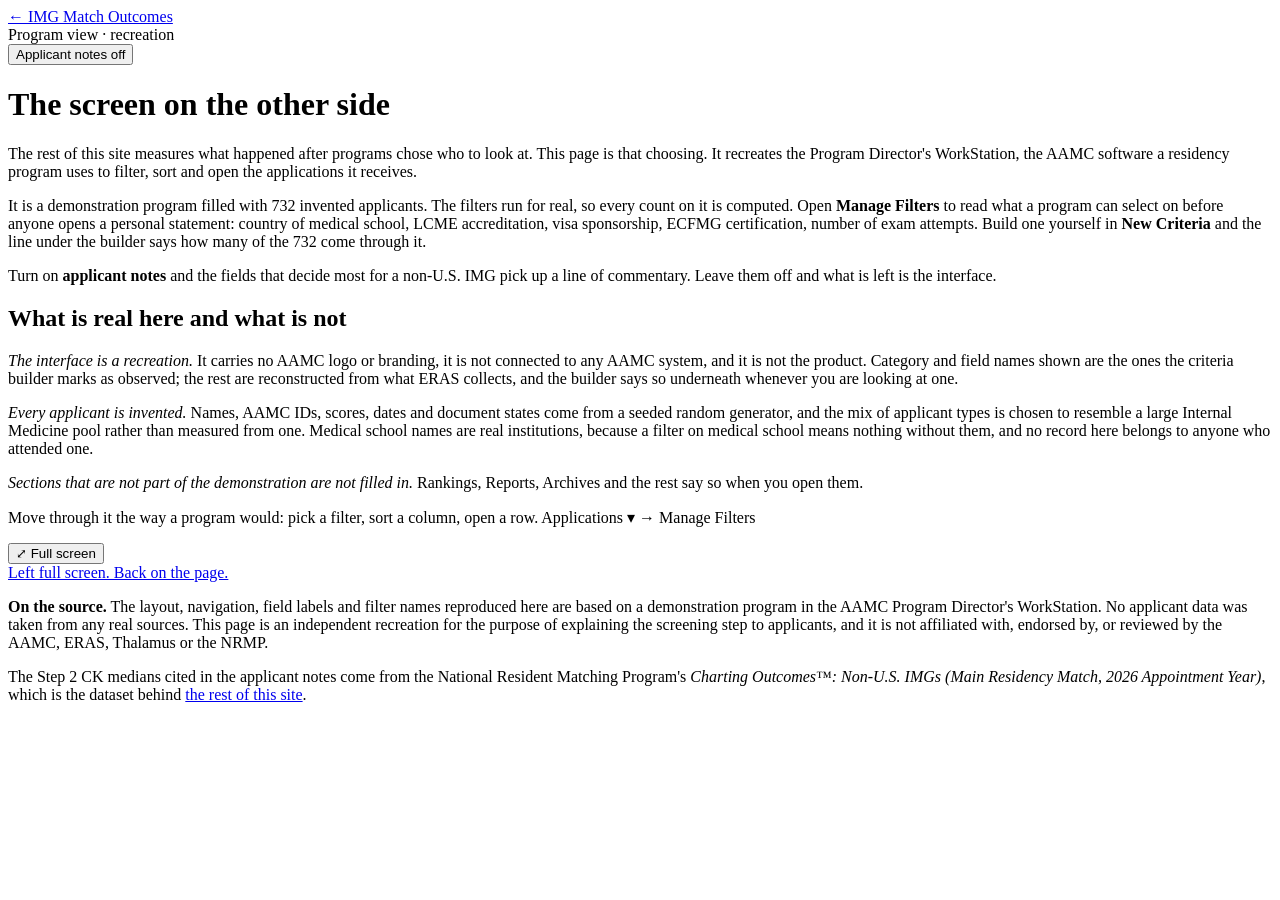
<file: src/pdws.template.html>
<!doctype html>
<html lang="en">
<head>
<meta charset="utf-8">
<meta name="viewport" content="width=device-width,initial-scale=1">
<title>The screen on the other side — how programs filter applicants</title>
<meta name="description" content="A working recreation of the program director's applicant workstation, filled with invented applicants, so you can see the fields a residency program can filter on before anyone reads an application.">

<meta property="og:title" content="The screen on the other side">
<meta property="og:description" content="A working recreation of the software a residency program uses to filter applicants, with every filter live over an invented applicant pool.">
<meta property="og:type" content="website">
<meta property="og:url" content="https://match.saieesh.dev/program-view.html">
<meta property="og:image" content="https://match.saieesh.dev/og-image.png">
<meta property="og:image:width" content="1200">
<meta property="og:image:height" content="630">
<meta name="twitter:card" content="summary_large_image">
<meta name="twitter:title" content="The screen on the other side">
<meta name="twitter:description" content="A working recreation of the software a residency program uses to filter applicants, with every filter live over an invented applicant pool.">
<meta name="twitter:image" content="https://match.saieesh.dev/og-image.png">

<link rel="icon" href="data:image/svg+xml,<svg xmlns='http://www.w3.org/2000/svg' viewBox='0 0 32 32'><rect width='32' height='32' rx='7' fill='%23111214'/><rect x='6.5' y='18' width='4.4' height='8' rx='1.2' fill='%23ece9e3'/><rect x='13.8' y='12' width='4.4' height='14' rx='1.2' fill='%235c9dff'/><rect x='21.1' y='6.5' width='4.4' height='19.5' rx='1.2' fill='%23f0a92e'/></svg>">
<style>/*__PDCSS__*/</style>
</head>
<body>

<div class="frame-bar">
  <div class="frame-in">
    <a class="frame-back" href="index.html">← IMG Match Outcomes</a>
    <div class="frame-title">Program view <span>· recreation</span></div>
    <div class="frame-sp"></div>
    <button class="annotoggle" id="annoBtn" aria-pressed="false"><span class="dot" aria-hidden="true"></span><span>Applicant notes off</span></button>
  </div>
</div>

<div class="intro">
  <h1>The screen on the other side</h1>
  <p>
    The rest of this site measures what happened after programs chose who to look at. This page is that
    choosing. It recreates the Program Director's WorkStation, the AAMC software a residency program uses
    to filter, sort and open the applications it receives.
  </p>
  <p>
    It is a demonstration program filled with 732 invented applicants. The filters
    run for real, so every count on it is computed. Open <strong>Manage Filters</strong> to read what a
    program can select on before anyone opens a personal statement: country of medical school, LCME
    accreditation, visa sponsorship, ECFMG certification, number of exam attempts. Build one yourself in
    <strong>New Criteria</strong> and the line under the builder says how many of the 732 come through it.
  </p>
  <p>
    Turn on <strong>applicant notes</strong> and the fields that decide most for a non-U.S. IMG pick up a
    line of commentary. Leave them off and what is left is the interface.
  </p>

  <div class="disclose">
    <h2>What is real here and what is not</h2>
    <p>
      <em>The interface is a recreation.</em> It carries no AAMC logo or branding, it is not connected to
      any AAMC system, and it is not the product. Category and field names shown are the ones the criteria
      builder marks as observed; the rest are reconstructed from what ERAS collects, and the builder says so
      underneath whenever you are looking at one.
    </p>
    <p>
      <em>Every applicant is invented.</em> Names, AAMC IDs, scores, dates and document states come from a
      seeded random generator, and the mix of applicant types is chosen to resemble a large Internal
      Medicine pool rather than measured from one. Medical school names are real institutions, because a
      filter on medical school means nothing without them, and no record here belongs to anyone who
      attended one.
    </p>
    <p>
      <em>Sections that are not part of the demonstration are not filled in.</em> Rankings, Reports, Archives and
      the rest say so when you open them.
    </p>
  </div>
</div>

<div class="stage">
  <p class="stage-hint">
    <span>Move through it the way a program would: pick a filter, sort a column, open a row.</span>
    <span>Applications ▾ → Manage Filters</span>
  </p>
  <div class="stage-controls">
    <button id="enterFsBtn" class="fs-btn" aria-pressed="false">⤢ Full screen</button>
  </div>
  <div id="pdwsRoot"></div>
</div>
<a id="outsideFocus" class="vis-hidden" href="#top" tabindex="-1">Left full screen. Back on the page.</a>

<footer>
  <div class="wrap">
    <p><strong>On the source.</strong> The layout, navigation, field labels and filter names reproduced here
    are based on a demonstration program in the AAMC Program Director's WorkStation. No applicant data was
    taken from any real sources. This page is an independent recreation for the purpose of
    explaining the screening step to applicants, and it is not affiliated with, endorsed by, or reviewed by
    the AAMC, ERAS, Thalamus or the NRMP.</p>
    <p>The Step 2 CK medians cited in the applicant notes come from the National Resident Matching Program's
    <em>Charting Outcomes™: Non-U.S. IMGs (Main Residency Match, 2026 Appointment Year)</em>, which is the
    dataset behind <a href="index.html">the rest of this site</a>.</p>
  </div>
</footer>

<script>/*__PDDATA__*/</script>
<script>/*__PDAPP__*/</script>
</body>
</html>
</file>
